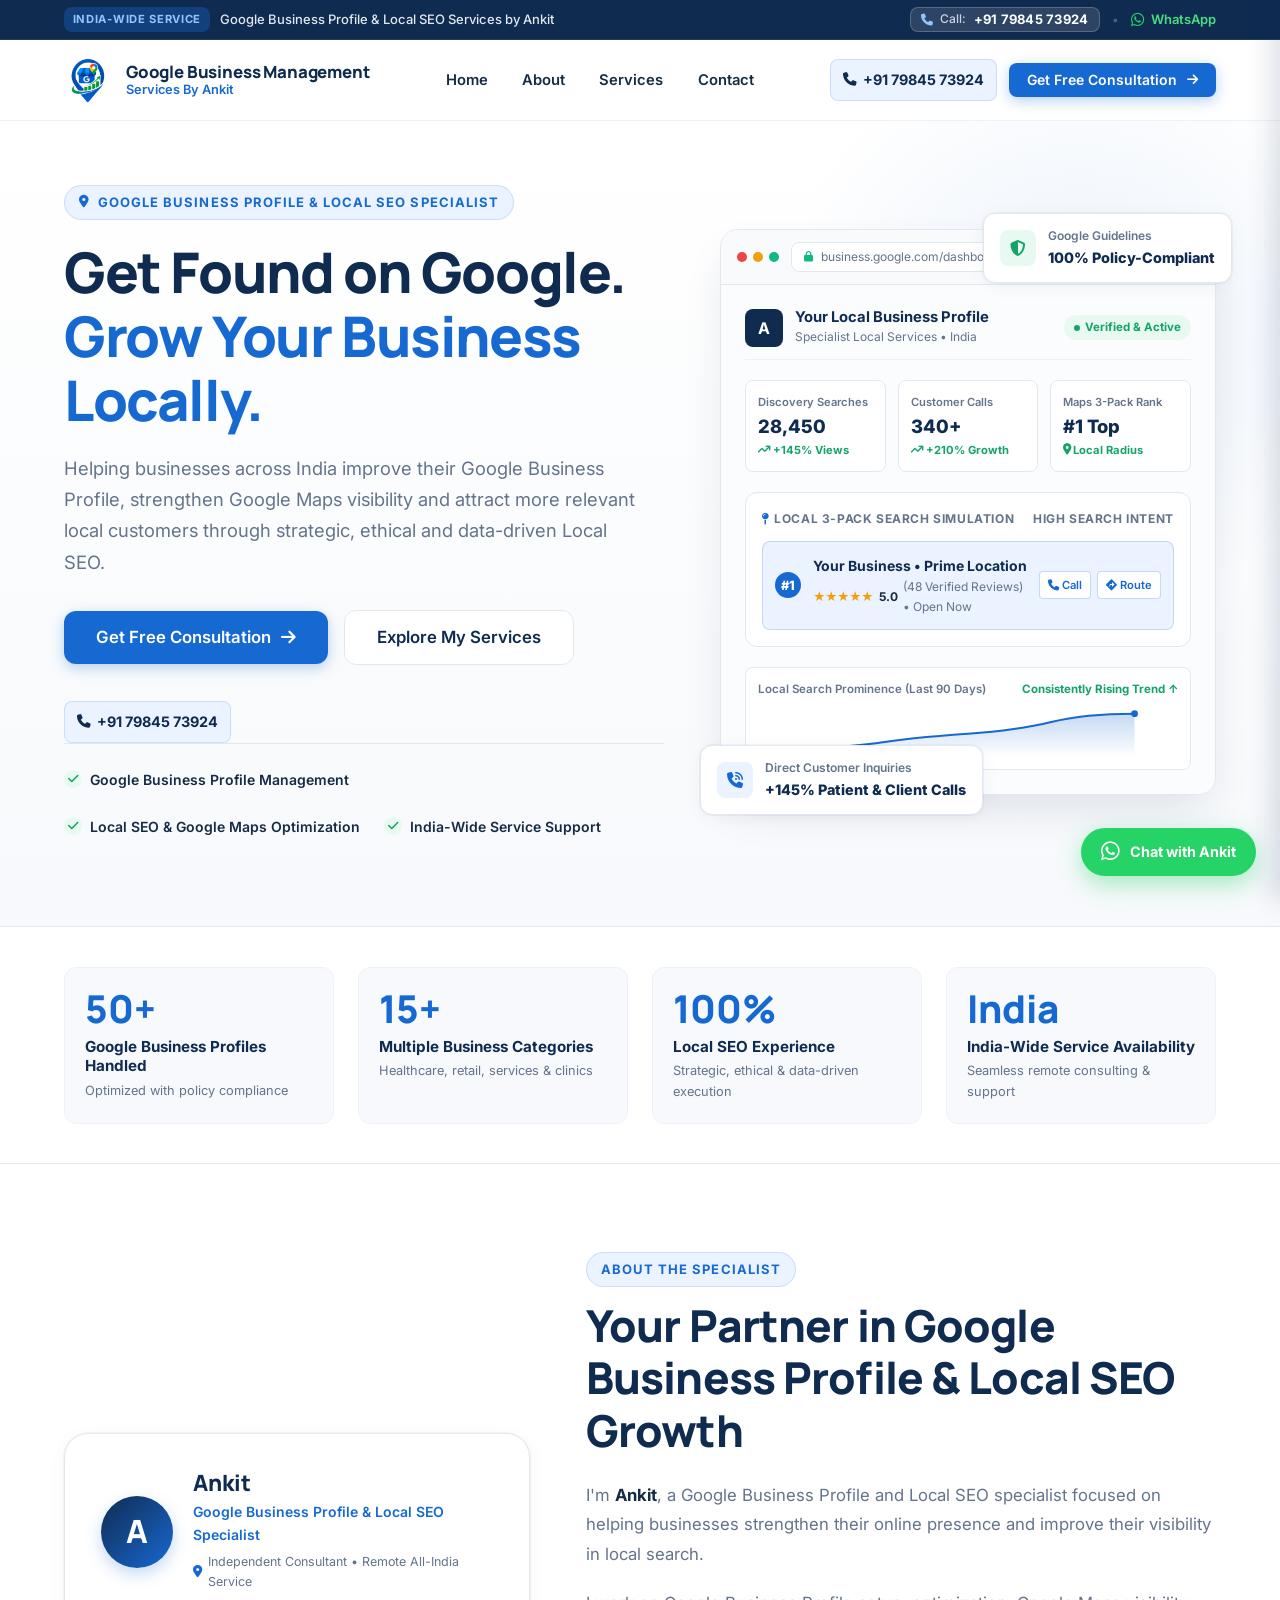
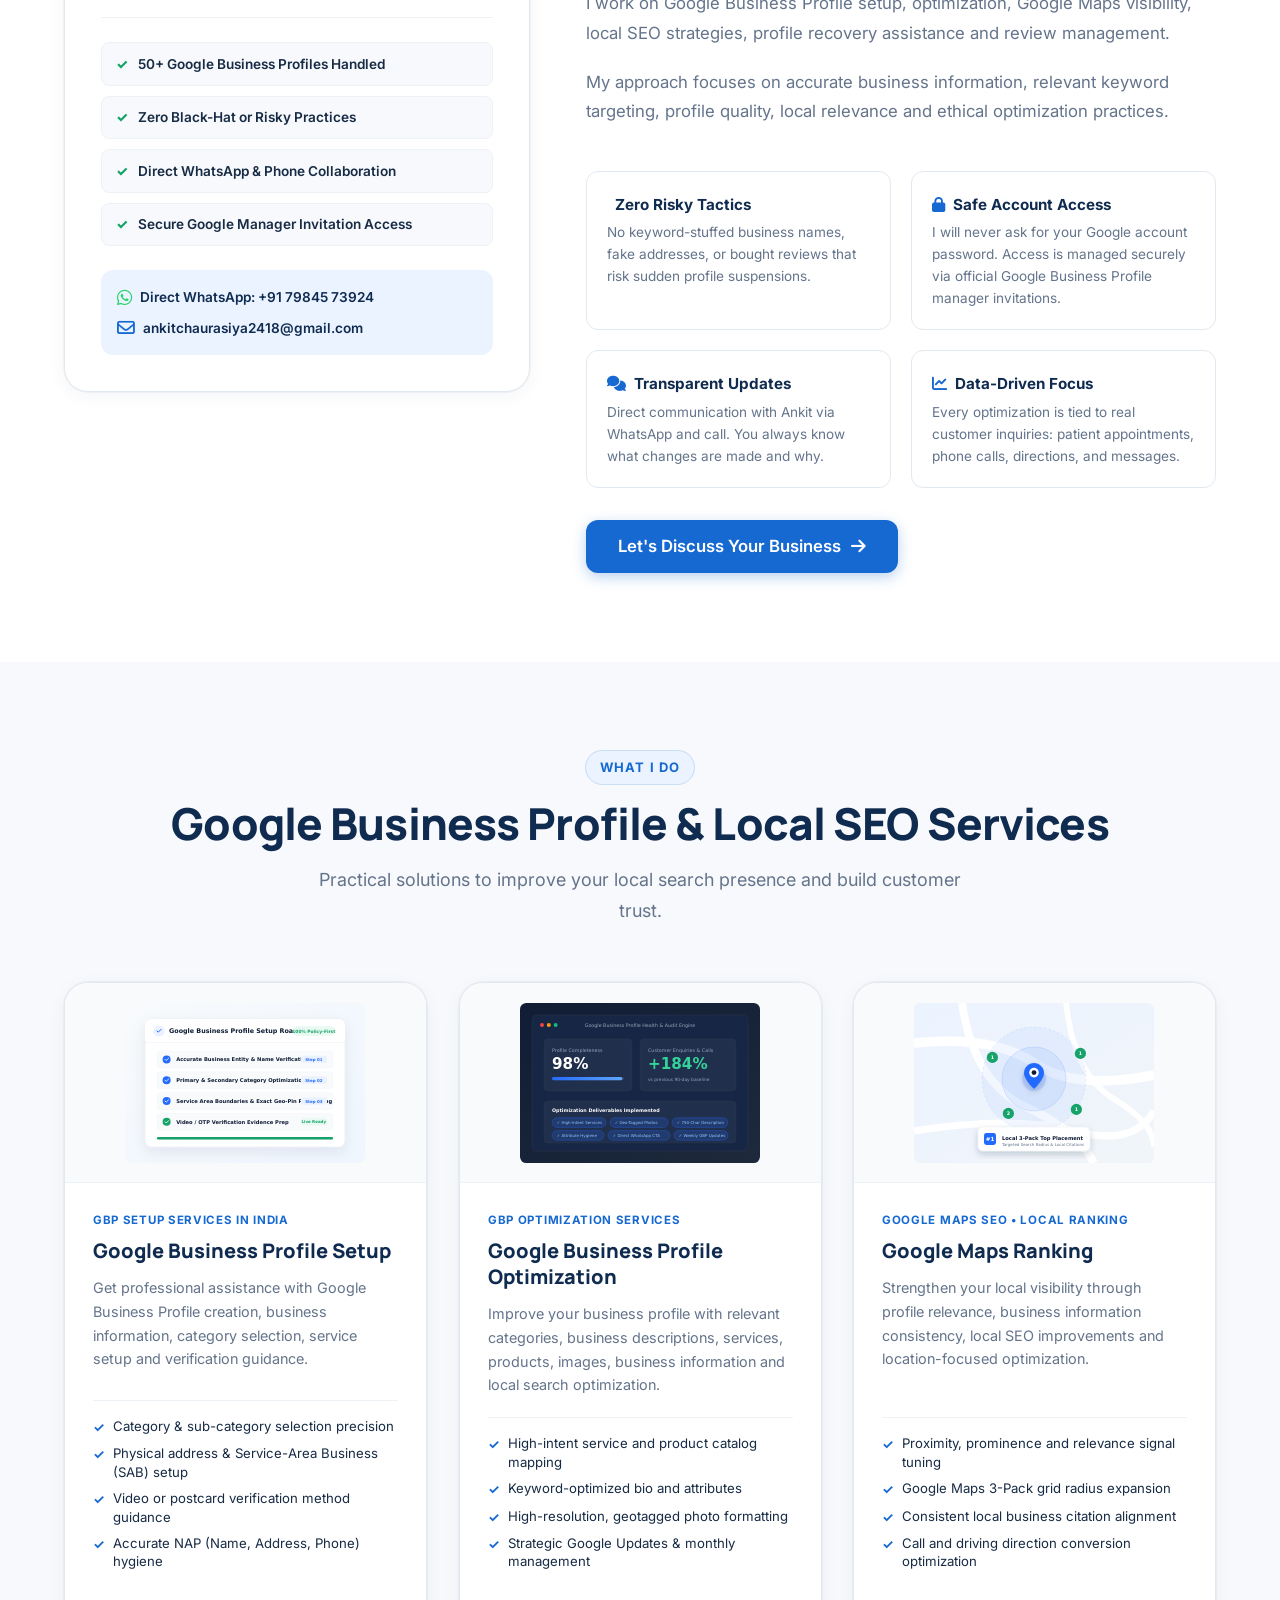
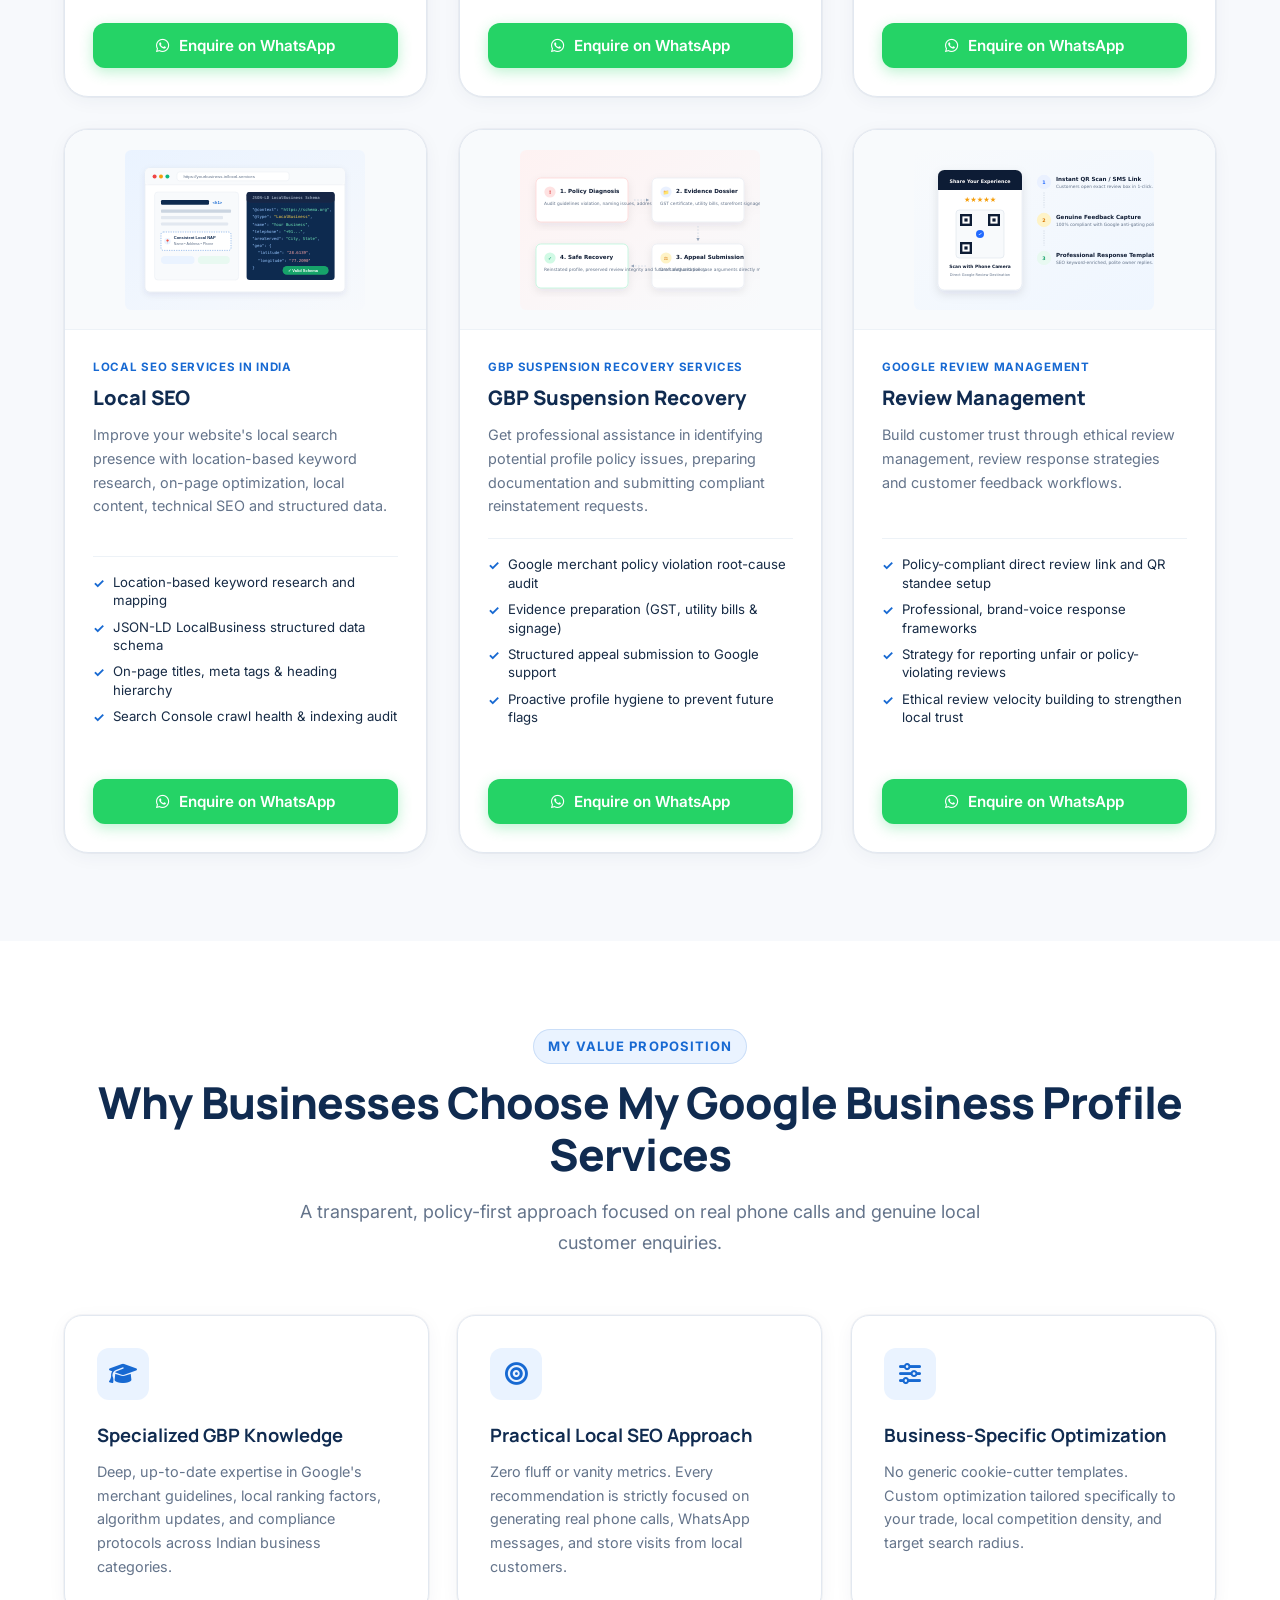
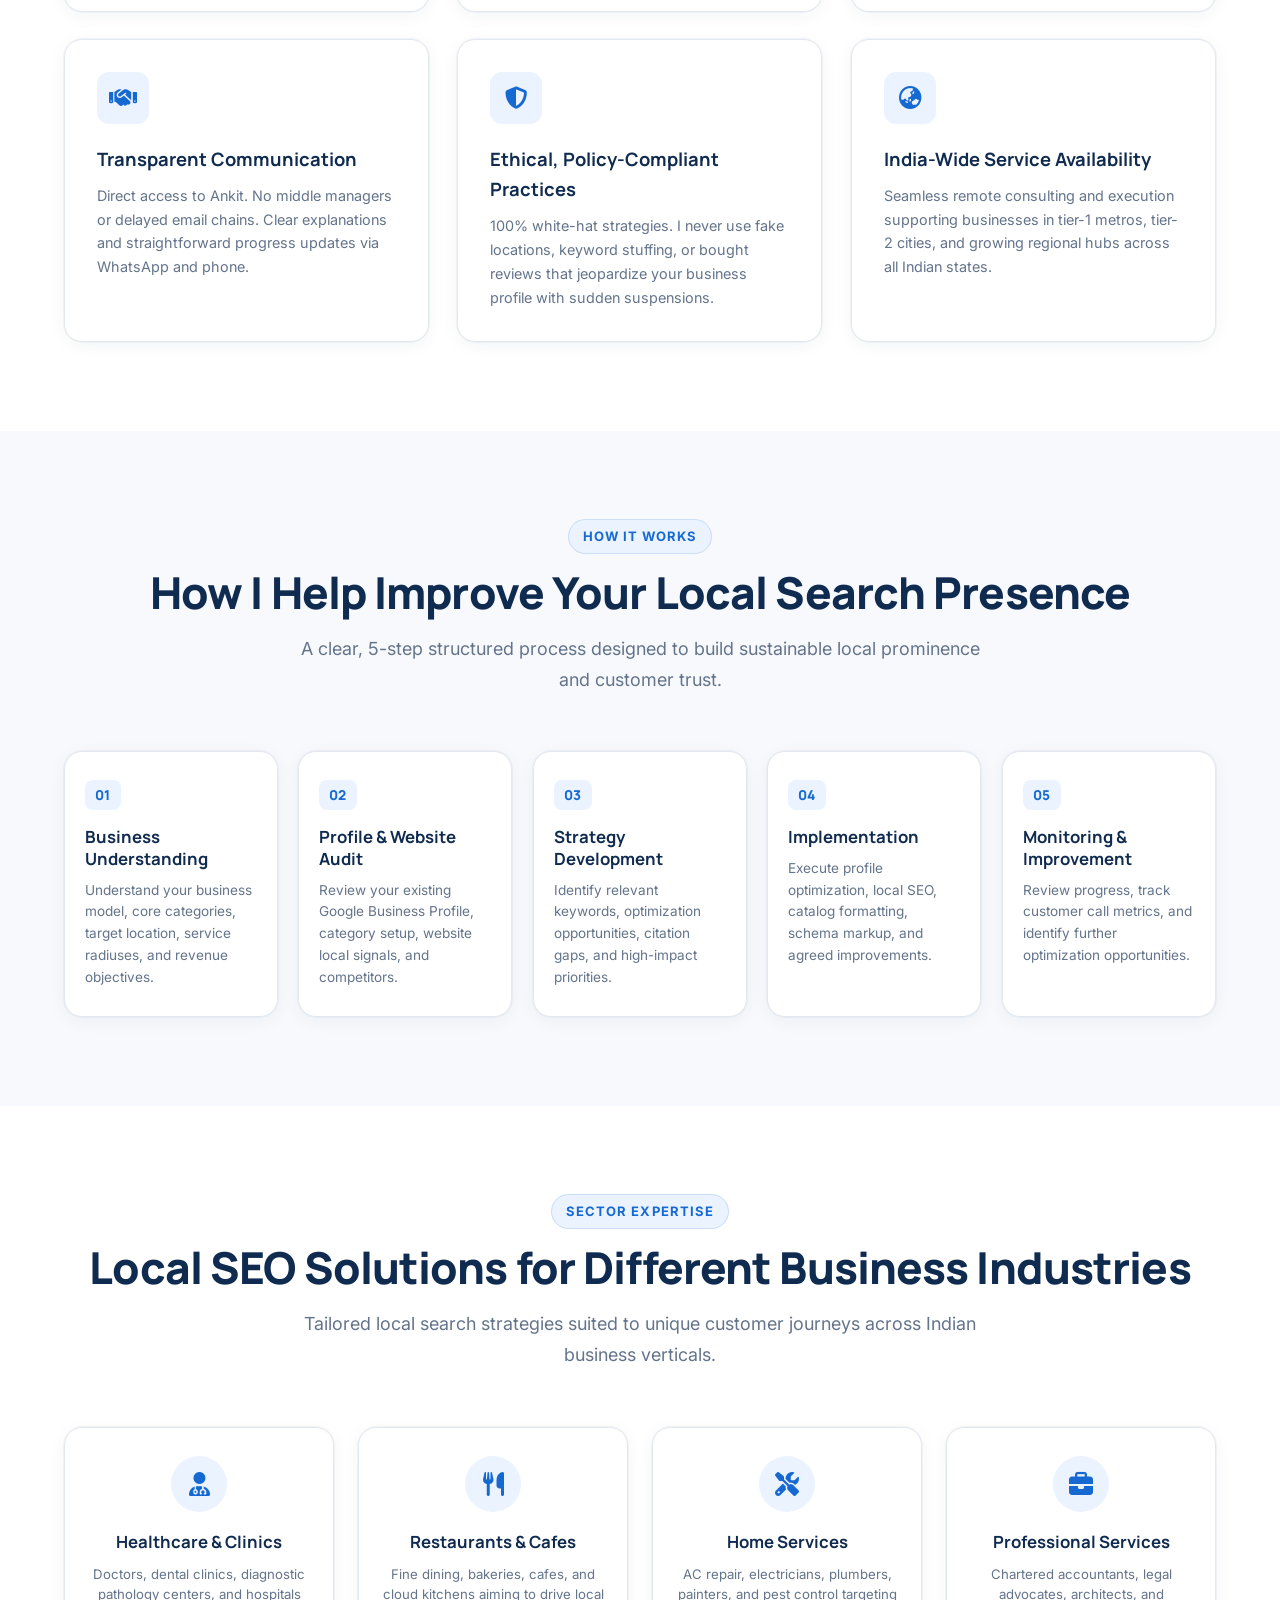
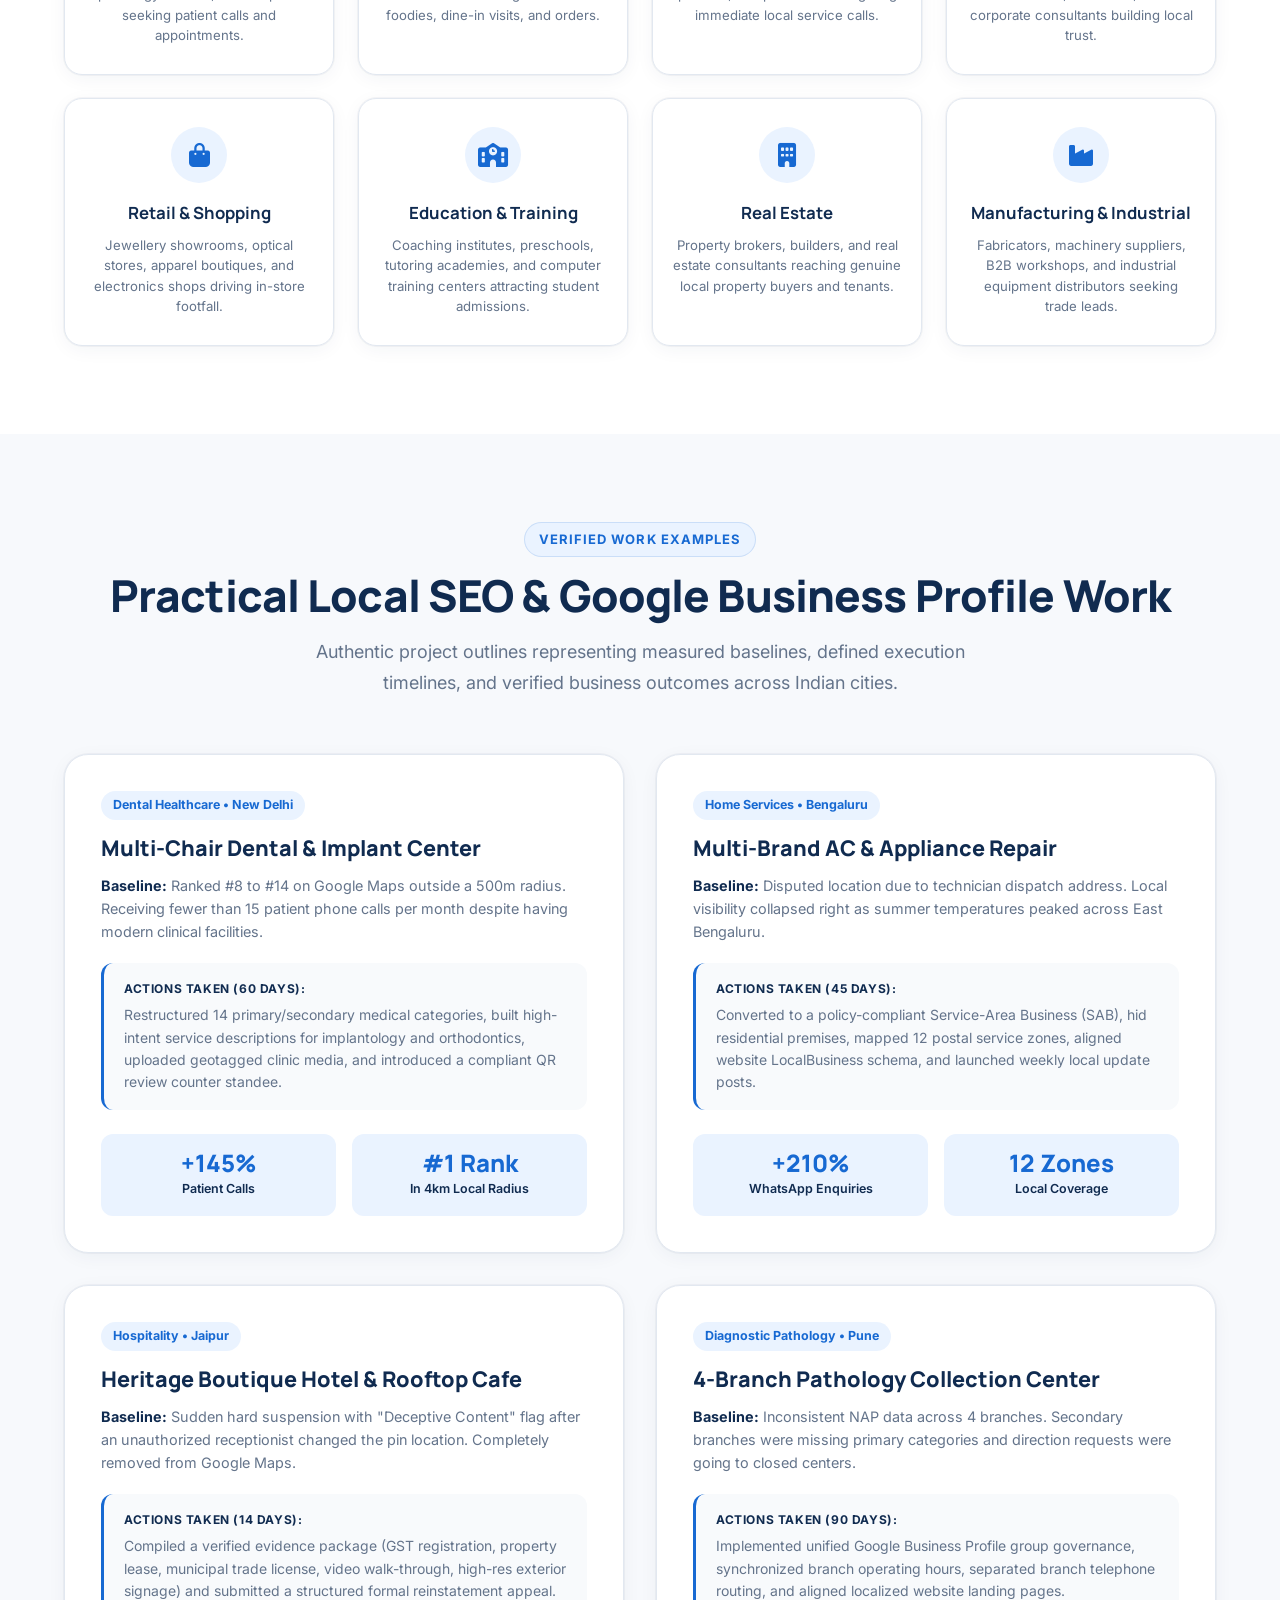
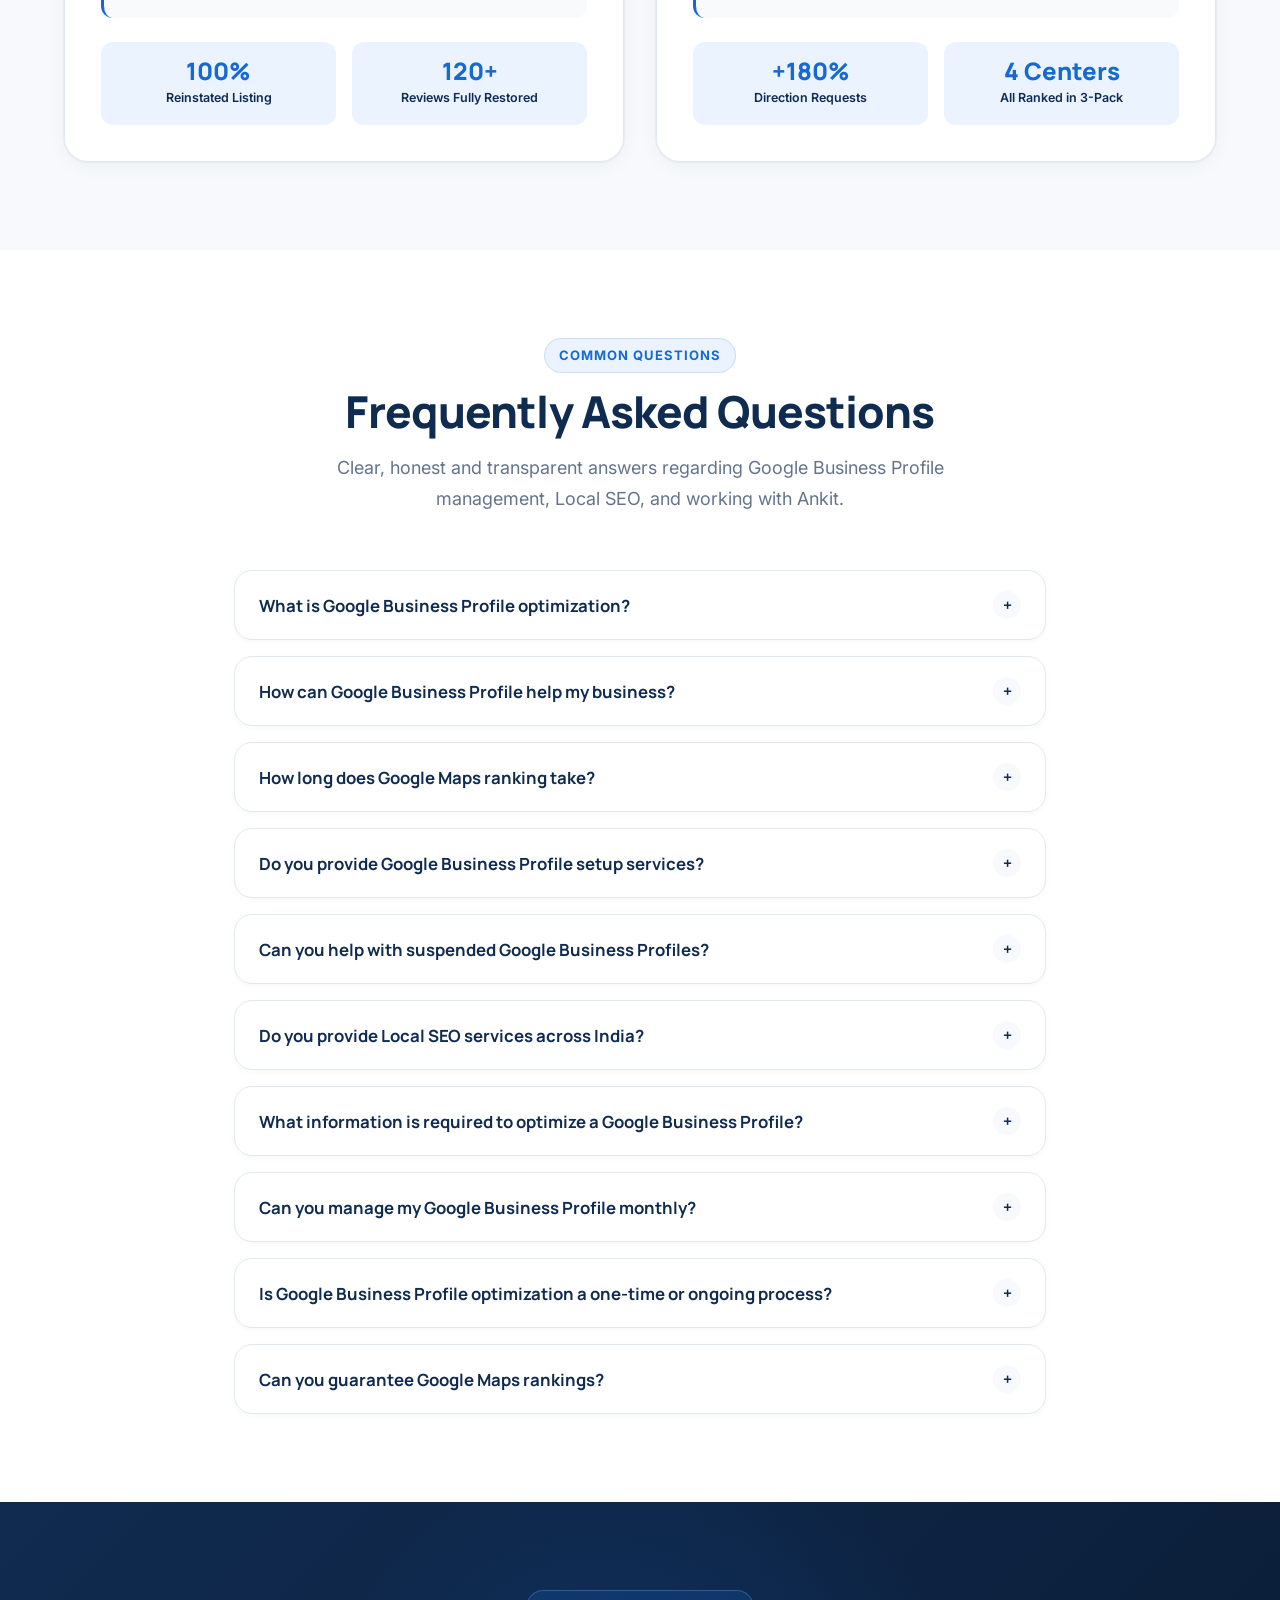
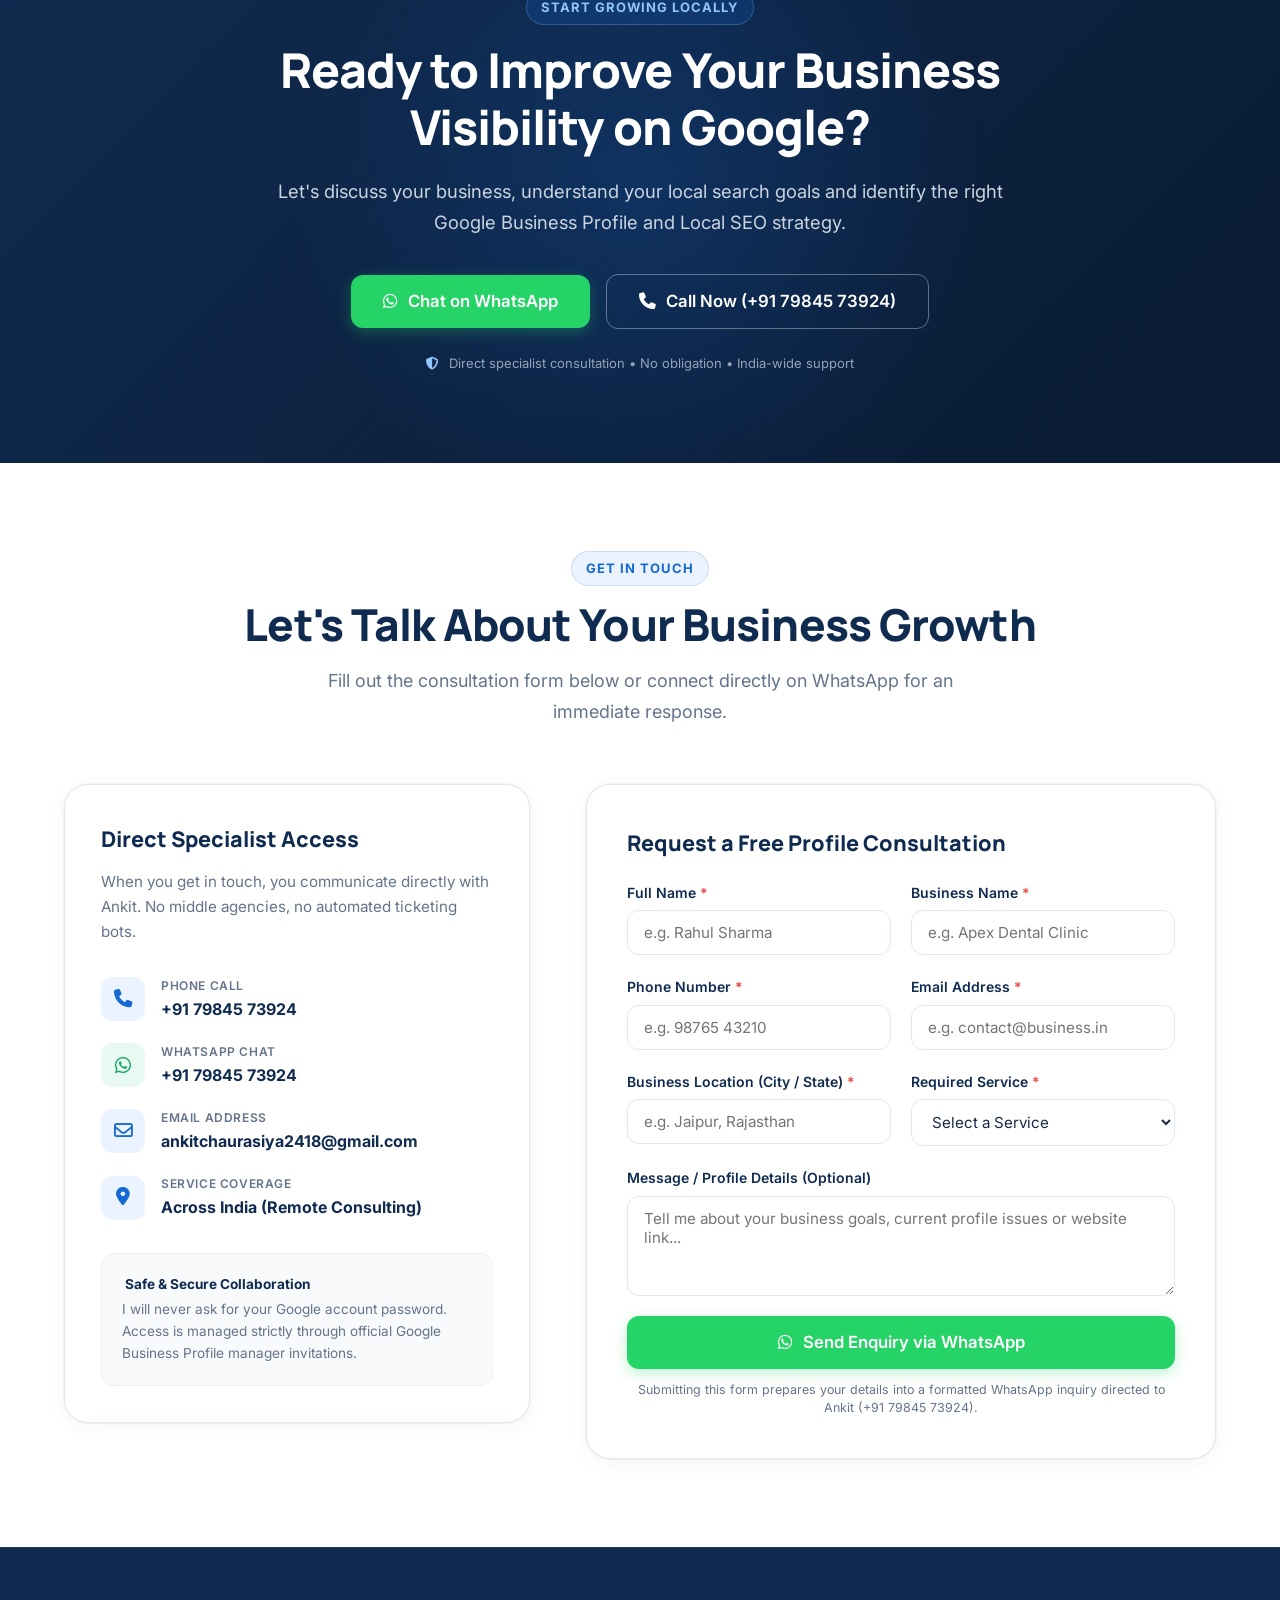
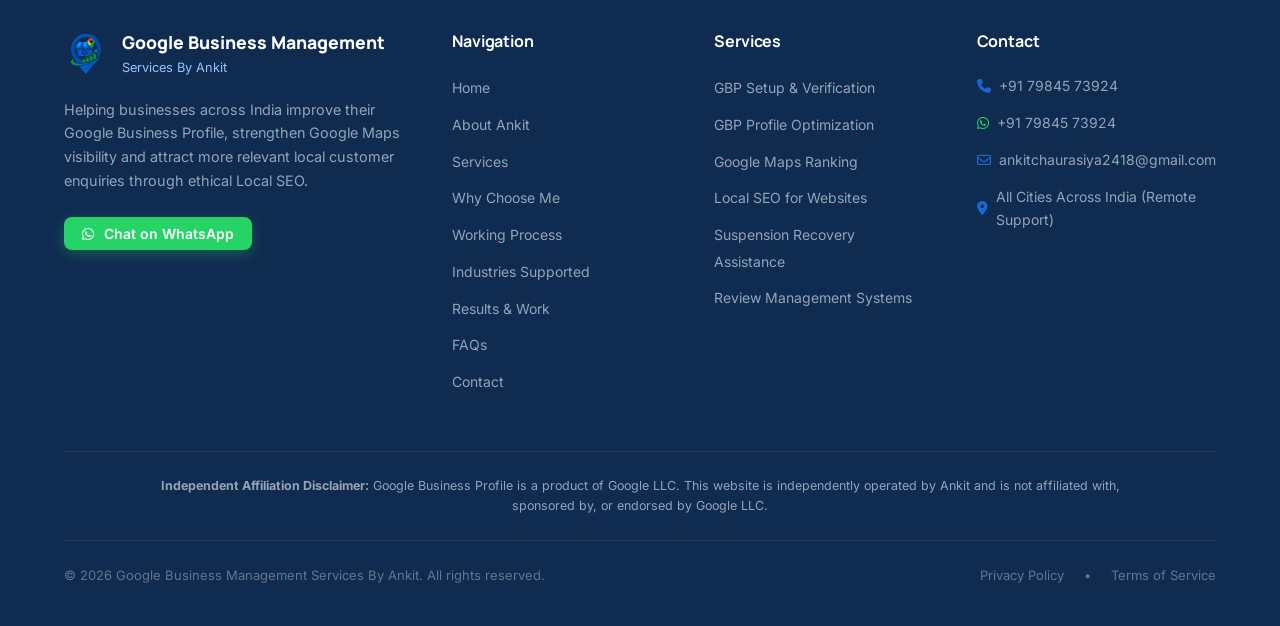
<file: index.html>
<!DOCTYPE html>
<html lang="en">

<head>
  <meta charset="UTF-8">
  <meta name="viewport" content="width=device-width, initial-scale=1.0">

  <!-- Primary SEO Meta Tags -->
  <title>Google Business Profile &amp; Local SEO Specialist India | Ankit</title>
  <meta name="description"
    content="Improve your Google Business Profile, Google Maps visibility and local search presence with professional GBP management and Local SEO services by Ankit across India.">
  <meta name="keywords"
    content="Google Business Profile Services in India, Google Business Profile Optimization, Google Business Management Services, Google Maps Ranking Services, Local SEO Services in India, Google Business Profile Specialist, Google Business Profile Setup, GBP Optimization Services, Google Business Profile Management, Google Maps SEO, Local Business SEO, Google Business Profile Suspension Recovery, Google Review Management">
  <meta name="author" content="Ankit">
  <meta name="robots" content="index, follow">
  <link rel="canonical" href="https://gmbexpert-ankit.vercel.app//">

  <!-- Google Search Console Verification -->
  <meta name="google-site-verification" content="3BgpmH_cnE6Kscf6qOqNdmBr_USGU2B4oPDQYSK2EJg" />

  <!-- Google Tag Manager -->
  <script async src="https://www.googletagmanager.com/gtm.js?id=GTM-MZKCBTSS"></script>
  <script>
    window.dataLayer = window.dataLayer || [];
    function gtag() { dataLayer.push(arguments); }
    gtag('js', new Date());
    gtag('config', 'GTM-MZKCBTSS');
  </script>

  <!-- Open Graph / Facebook -->
  <meta property="og:type" content="website">
  <meta property="og:url" content="https://gmbexpert-ankit.vercel.app//">
  <meta property="og:title" content="Google Business Profile &amp; Local SEO Specialist India | Ankit">
  <meta property="og:description"
    content="Improve your Google Business Profile, Google Maps visibility and local search presence with professional GBP management and Local SEO services by Ankit across India.">
  <meta property="og:image" content="https://gmbexpert-ankit.vercel.app//assets/images/local-seo-map-visibility.svg">
  <meta property="og:site_name" content="Google Business Management Services By Ankit">
  <meta property="og:locale" content="en_IN">

  <!-- Twitter Card -->
  <meta name="twitter:card" content="summary_large_image">
  <meta name="twitter:url" content="https://gmbexpert-ankit.vercel.app//">
  <meta name="twitter:title" content="Google Business Profile &amp; Local SEO Specialist India | Ankit">
  <meta name="twitter:description"
    content="Improve your Google Business Profile, Google Maps visibility and local search presence with professional GBP management and Local SEO services by Ankit across India.">
  <meta name="twitter:image" content="https://gmbexpert-ankit.vercel.app//assets/images/local-seo-map-visibility.svg">

  <!-- Favicons -->
  <link rel="icon" type="image/svg+xml" href="assets/icons/favicon.svg">
  <link rel="alternate icon" type="image/png" href="assets/icons/logo.png">
  <link rel="apple-touch-icon" href="assets/icons/logo.png">

  <!-- Font Awesome 6 -->
  <link rel="stylesheet" href="https://cdnjs.cloudflare.com/ajax/libs/font-awesome/6.7.2/css/all.min.css"
    integrity="sha512-Evv84Mr4kqVGRNSgIGL/F/aIDqQb7xQ2vcrdIwxfjThSH8CSR7PBEakCr51Ck+w+/U6swU2Im1vVX0SVk9ABhg=="
    crossorigin="anonymous" referrerpolicy="no-referrer" />

  <!-- Stylesheets -->
  <link rel="stylesheet" href="css/style.css">
  <link rel="stylesheet" href="css/animations.css">

  <!-- Schema.org JSON-LD Structured Data -->
  <script type="application/ld+json">
  {
    "@context": "https://schema.org",
    "@graph": [
      {
        "@type": "WebSite",
        "@id": "https://gmbexpert-ankit.vercel.app//#website",
        "url": "https://gmbexpert-ankit.vercel.app//",
        "name": "Google Business Management Services By Ankit",
        "description": "Google Business Profile and Local SEO Specialist serving businesses across India.",
        "publisher": {
          "@id": "https://gmbexpert-ankit.vercel.app//#person"
        },
        "inLanguage": "en-IN"
      },
      {
        "@type": "Person",
        "@id": "https://gmbexpert-ankit.vercel.app//#person",
        "name": "Ankit",
        "jobTitle": "Google Business Profile & Local SEO Specialist",
        "telephone": "+917984573924",
        "email": "ankitchaurasiya2418@gmail.com",
        "url": "https://gmbexpert-ankit.vercel.app//",
        "knowsAbout": [
          "Google Business Profile Optimization",
          "Local SEO Services in India",
          "Google Maps Ranking Services",
          "Google Business Profile Setup",
          "Google Business Profile Suspension Recovery",
          "Google Review Management"
        ]
      },
      {
        "@type": "ProfessionalService",
        "@id": "https://gmbexpert-ankit.vercel.app//#business",
        "name": "Google Business Management Services By Ankit",
        "url": "https://gmbexpert-ankit.vercel.app//",
        "logo": "https://gmbexpert-ankit.vercel.app//assets/icons/logo.png",
        "image": "https://gmbexpert-ankit.vercel.app//assets/images/local-seo-map-visibility.svg",
        "description": "Professional Google Business Profile management, Google Maps SEO and Local SEO services by Ankit for businesses across India.",
        "telephone": "+917984573924",
        "email": "ankitchaurasiya2418@gmail.com",
        "founder": {
          "@id": "https://gmbexpert-ankit.vercel.app//#person"
        },
        "areaServed": {
          "@type": "Country",
          "name": "India"
        },
        "priceRange": "₹₹",
        "hasOfferCatalog": {
          "@type": "OfferCatalog",
          "name": "Google Business Profile & Local SEO Services",
          "itemListElement": [
            {
              "@type": "Offer",
              "itemOffered": {
                "@type": "Service",
                "name": "Google Business Profile Setup",
                "description": "Professional assistance with Google Business Profile creation, business information, category selection, service setup and verification guidance."
              }
            },
            {
              "@type": "Offer",
              "itemOffered": {
                "@type": "Service",
                "name": "Google Business Profile Optimization",
                "description": "Improve your business profile with relevant categories, business descriptions, services, products, images, business information and local search optimization."
              }
            },
            {
              "@type": "Offer",
              "itemOffered": {
                "@type": "Service",
                "name": "Google Maps Ranking",
                "description": "Strengthen your local visibility through profile relevance, business information consistency, local SEO improvements and location-focused optimization."
              }
            },
            {
              "@type": "Offer",
              "itemOffered": {
                "@type": "Service",
                "name": "Local SEO",
                "description": "Improve your website's local search presence with location-based keyword research, on-page optimization, local content, technical SEO and structured data."
              }
            },
            {
              "@type": "Offer",
              "itemOffered": {
                "@type": "Service",
                "name": "Google Business Profile Suspension Recovery",
                "description": "Professional assistance in identifying potential profile policy issues, preparing documentation and submitting compliant reinstatement requests."
              }
            },
            {
              "@type": "Offer",
              "itemOffered": {
                "@type": "Service",
                "name": "Review Management",
                "description": "Build customer trust through ethical review management, review response strategies and customer feedback workflows."
              }
            }
          ]
        }
      },
      {
        "@type": "FAQPage",
        "@id": "https://gmbexpert-ankit.vercel.app//#faqs",
        "mainEntity": [
          {
            "@type": "Question",
            "name": "What is Google Business Profile optimization?",
            "acceptedAnswer": {
              "@type": "Answer",
              "text": "Google Business Profile optimization is the process of completely configuring, refining, and actively managing your business listing with accurate primary and secondary categories, service descriptions, geotagged photos, business hours, and local keywords so your profile ranks prominently in Google Local 3-Pack and Google Maps."
            }
          },
          {
            "@type": "Question",
            "name": "How can Google Business Profile help my business?",
            "acceptedAnswer": {
              "@type": "Answer",
              "text": "An optimized Google Business Profile places your business directly in front of high-intent local customers who are actively searching for your services on Google Maps and Google Search. It drives direct phone calls, WhatsApp inquiries, website visits, and driving directions to your location."
            }
          },
          {
            "@type": "Question",
            "name": "How long does Google Maps ranking take?",
            "acceptedAnswer": {
              "@type": "Answer",
              "text": "Local search results typically begin showing positive movement within 3 to 8 weeks following comprehensive profile optimization and citation alignment. Highly competitive markets or broad metropolitan areas may require consistent monthly updates, review signals, and localized content to build solid 3-pack prominence."
            }
          },
          {
            "@type": "Question",
            "name": "Do you provide Google Business Profile setup services?",
            "acceptedAnswer": {
              "@type": "Answer",
              "text": "Yes. I provide complete, hands-on Google Business Profile setup services across India, including accurate category selection, business information, Service-Area Business (SAB) configuration, and step-by-step verification method guidance (video or postcard)."
            }
          },
          {
            "@type": "Question",
            "name": "Can you help with suspended Google Business Profiles?",
            "acceptedAnswer": {
              "@type": "Answer",
              "text": "Yes. I assist businesses with profile suspensions by conducting a thorough policy violation audit, compiling verified business documentation (GST certificates, utility bills, storefront signage), and preparing structured, policy-compliant reinstatement appeals to Google support. While reinstatement cannot be guaranteed by anyone, professional preparation ensures your case meets Google's strict merchant guidelines."
            }
          },
          {
            "@type": "Question",
            "name": "Do you provide Local SEO services across India?",
            "acceptedAnswer": {
              "@type": "Answer",
              "text": "Yes. All consulting and execution services are delivered remotely to businesses across India—including major metros like Delhi, Mumbai, Bengaluru, Chennai, Hyderabad, Kolkata, Pune, and Ahmedabad, as well as tier-2 and tier-3 cities."
            }
          },
          {
            "@type": "Question",
            "name": "What information is required to optimize a Google Business Profile?",
            "acceptedAnswer": {
              "@type": "Answer",
              "text": "Basic business information is required: exact registered business name, primary and secondary service offerings, official operating hours, service area or physical address, high-resolution original photographs of your storefront/office, and manager access granted via your Google Business Profile dashboard."
            }
          },
          {
            "@type": "Question",
            "name": "Can you manage my Google Business Profile monthly?",
            "acceptedAnswer": {
              "@type": "Answer",
              "text": "Yes. I provide ongoing monthly Google Business Profile management which includes weekly Google update posts, geo-tagged image uploads, review response assistance, category and keyword hygiene, spam profile reporting, and monthly performance tracking."
            }
          },
          {
            "@type": "Question",
            "name": "Is Google Business Profile optimization a one-time or ongoing process?",
            "acceptedAnswer": {
              "@type": "Answer",
              "text": "While foundational optimization (categories, NAP, descriptions, initial photos) is a critical one-time setup, local search algorithms actively reward ongoing freshness, regular photo additions, new customer reviews, and consistent profile activity. Ongoing management helps maintain and grow your top 3-pack position against local competitors."
            }
          },
          {
            "@type": "Question",
            "name": "Can you guarantee Google Maps rankings?",
            "acceptedAnswer": {
              "@type": "Answer",
              "text": "No ethical SEO specialist can guarantee a #1 rank or guaranteed top 3-pack placement, as local algorithms and user proximity are managed entirely by Google. I guarantee 100% white-hat, policy-compliant optimization that builds genuine relevance, prominence, and customer engagement to maximize your competitive advantage safely."
            }
          }
        ]
      }
    ]
  }
  </script>
</head>

<body>

  <!-- Top Announcement Bar with Direct Phone Access for All Screen Sizes -->
  <aside class="announcement-bar" aria-label="India-Wide Service Announcement &amp; Direct Phone Contact">
    <div class="container announcement-container">
      <div class="bar-inner">
        <!-- Left: India-Wide Badge & Service Descriptor -->
        <div class="announcement-left">
          <span class="announcement-badge">INDIA-WIDE SERVICE</span>
          <span class="announcement-text">Google Business Profile &amp; Local SEO Services by Ankit</span>
        </div>

        <!-- Right: Direct Phone Number & WhatsApp Contact (Visible on ALL Responsive Screen Sizes) -->
        <div class="announcement-actions">
          <a href="tel:+917984573924" class="announcement-contact-link announcement-phone"
            aria-label="Call Ankit at +91 79845 73924">
            <i class="fa-solid fa-phone" aria-hidden="true"></i>
            <span class="announcement-phone-label">Call:</span>
            <span class="announcement-phone-number">+91 79845 73924</span>
          </a>
          <span class="announcement-divider" aria-hidden="true">&bull;</span>
          <a href="https://wa.me/917984573924?text=Hi%20Ankit,%20I%20would%20like%20to%20request%20a%20free%20consultation%20for%20my%20business."
            class="announcement-contact-link announcement-whatsapp" target="_blank" rel="noopener"
            aria-label="Chat with Ankit on WhatsApp">
            <i class="fa-brands fa-whatsapp" aria-hidden="true"></i>
            <span class="announcement-wa-text">WhatsApp</span>
          </a>
        </div>
      </div>
    </div>
  </aside>

  <!-- ==========================================================================
       Section 1: Header / Navigation
       ========================================================================== -->
  <header class="site-header" id="site-header">
    <div class="container header-container">
      <!-- Left: Brand Logo & Text -->
      <a href="#home" class="brand-logo" aria-label="Google Business Management Services By Ankit - Home">
        <img src="assets/icons/logo.png" alt="Google Business Management Services By Ankit" class="brand-logo-img"
          width="48" height="48">
        <div class="brand-text-group">
          <span class="brand-main">Google Business Management</span>
          <span class="brand-sub">Services By Ankit</span>
        </div>
      </a>

      <!-- Desktop Navigation Menu -->
      <nav aria-label="Primary Navigation">
        <ul class="nav-menu">
          <li><a href="#home" class="nav-link active">Home</a></li>
          <li><a href="#about" class="nav-link">About</a></li>
          <li><a href="#services" class="nav-link">Services</a></li>
          <!-- <li><a href="#why-choose-me" class="nav-link">Why Choose Me</a></li> -->
          <!-- <li><a href="#faqs" class="nav-link">FAQs</a></li> -->
          <li><a href="#contact" class="nav-link">Contact</a></li>
        </ul>
      </nav>

      <!-- Right Header Actions -->
      <div class="header-actions">
        <a href="tel:+917984573924" class="header-phone-link" aria-label="Call Ankit at +91 79845 73924">
          <i class="fa-solid fa-phone" style="font-size: 0.85rem;"></i>
          <span>+91 79845 73924</span>
        </a>
        <a href="#contact" class="btn btn-primary btn-sm">
          <span>Get Free Consultation</span>
          <i class="fa-solid fa-arrow-right" style="font-size: 0.8rem;"></i>
        </a>
        <!-- Mobile Menu Toggle Button -->
        <button class="mobile-nav-toggle" aria-label="Toggle Navigation Menu" aria-expanded="false"
          aria-controls="mobile-drawer">
          <i class="fa-solid fa-bars"></i>
        </button>
      </div>
    </div>
  </header>

  <!-- Mobile Drawer & Overlay -->
  <div class="mobile-drawer-overlay" aria-hidden="true"></div>
  <aside class="mobile-drawer" id="mobile-drawer" role="dialog" aria-modal="true" aria-label="Mobile Navigation">
    <div>
      <div class="drawer-header">
        <div class="brand-logo">
          <img src="assets/icons/logo.png" alt="Google Business Management Services By Ankit" class="brand-logo-img"
            width="40" height="40">
          <div class="brand-text-group">
            <span class="brand-main" style="font-size: 0.95rem;">Google Business Management</span>
            <span class="brand-sub" style="font-size: 0.75rem;">Services By Ankit</span>
          </div>
        </div>
        <button class="drawer-close" aria-label="Close menu">&times;</button>
      </div>

      <ul class="drawer-nav-list">
        <li><a href="#home" class="drawer-nav-link">Home <i class="fa-solid fa-angle-right"></i></a></li>
        <li><a href="#about" class="drawer-nav-link">About <i class="fa-solid fa-angle-right"></i></a></li>
        <li><a href="#services" class="drawer-nav-link">Services <i class="fa-solid fa-angle-right"></i></a></li>
        <li><a href="#why-choose-me" class="drawer-nav-link">Why Choose Me <i class="fa-solid fa-angle-right"></i></a>
        </li>
        <li><a href="#process" class="drawer-nav-link">Working Process <i class="fa-solid fa-angle-right"></i></a></li>
        <li><a href="#industries" class="drawer-nav-link">Industries Supported <i
              class="fa-solid fa-angle-right"></i></a></li>
        <li><a href="#case-studies" class="drawer-nav-link">Results &amp; Work <i
              class="fa-solid fa-angle-right"></i></a></li>
        <li><a href="#faqs" class="drawer-nav-link">FAQs <i class="fa-solid fa-angle-right"></i></a></li>
        <li><a href="#contact" class="drawer-nav-link">Contact <i class="fa-solid fa-angle-right"></i></a></li>
      </ul>
    </div>

    <div class="drawer-footer">
      <a href="tel:+917984573924" class="btn btn-secondary btn-block">
        <i class="fa-solid fa-phone"></i> +91 79845 73924
      </a>
      <a href="https://wa.me/917984573924?text=Hi%20Ankit,%20I%20would%20like%20to%20request%20a%20free%20consultation."
        class="btn btn-whatsapp btn-block" target="_blank" rel="noopener">
        <i class="fa-brands fa-whatsapp"></i> Chat on WhatsApp
      </a>
    </div>
  </aside>

  <main id="main-content">

    <!-- ==========================================================================
         Section 2: Hero Section
         ========================================================================== -->
    <section class="hero-section" id="home">
      <div class="hero-ambient-glow" aria-hidden="true"></div>
      <div class="container">
        <div class="hero-grid">
          <!-- Hero Text Content -->
          <div class="hero-content reveal-on-scroll">
            <span class="eyebrow">
              <i class="fa-solid fa-location-dot" style="font-size: 0.8rem;"></i>
              GOOGLE BUSINESS PROFILE &amp; LOCAL SEO SPECIALIST
            </span>

            <h1 class="hero-headline">
              Get Found on Google. <br>
              <span class="highlight-blue">Grow Your Business Locally.</span>
            </h1>

            <p class="hero-description">
              Helping businesses across India improve their Google Business Profile, strengthen Google Maps visibility
              and attract more relevant local customers through strategic, ethical and data-driven Local SEO.
            </p>

            <div class="hero-cta-group">
              <a href="#contact" class="btn btn-primary btn-lg">
                <span>Get Free Consultation</span>
                <i class="fa-solid fa-arrow-right"></i>
              </a>
              <a href="#services" class="btn btn-secondary btn-lg">
                <span>Explore My Services</span>
              </a>
            </div>
            <a href="tel:+917984573924" class="header-phone-link" aria-label="Call Ankit at +91 79845 73924">
              <i class="fa-solid fa-phone" style="font-size: 0.85rem;"></i>
              <span>+91 79845 73924</span>
            </a>

            <!-- Trust Highlights -->
            <div class="hero-trust-row">
              <div class="hero-trust-item">
                <span class="hero-trust-icon"><i class="fa-solid fa-check"></i></span>
                <span>Google Business Profile Management</span>
              </div>
              <div class="hero-trust-item">
                <span class="hero-trust-icon"><i class="fa-solid fa-check"></i></span>
                <span>Local SEO &amp; Google Maps Optimization</span>
              </div>
              <div class="hero-trust-item">
                <span class="hero-trust-icon"><i class="fa-solid fa-check"></i></span>
                <span>India-Wide Service Support</span>
              </div>
            </div>
          </div>

          <!-- Hero Visual Composition -->
          <div class="hero-visual-wrapper reveal-on-scroll delay-1">
            <!-- Floating Badge Top Right -->
            <div class="floating-badge floating-badge-top">
              <div class="floating-badge-icon green">
                <i class="fa-solid fa-shield-halved"></i>
              </div>
              <div>
                <div class="floating-badge-text-top">Google Guidelines</div>
                <div class="floating-badge-text-main">100% Policy-Compliant</div>
              </div>
            </div>

            <!-- Realistic Browser Mockup Screen -->
            <div class="hero-browser-mockup">
              <!-- Window Chrome Header -->
              <div class="browser-header">
                <div class="browser-controls">
                  <span class="browser-dot browser-dot-red"></span>
                  <span class="browser-dot browser-dot-yellow"></span>
                  <span class="browser-dot browser-dot-green"></span>
                </div>
                <div class="browser-address-bar">
                  <i class="fa-solid fa-lock" style="font-size: 0.65rem; color: #10B981;"></i>
                  <span>business.google.com/dashboard/performance</span>
                </div>
              </div>

              <!-- Internal Optimization Dashboard Mockup -->
              <div class="browser-content">
                <div class="dashboard-header-bar">
                  <div class="dashboard-biz-info">
                    <div class="dashboard-biz-avatar">A</div>
                    <div>
                      <div class="dashboard-biz-name">Your Local Business Profile</div>
                      <div class="dashboard-biz-meta">Specialist Local Services &bull; India</div>
                    </div>
                  </div>
                  <span class="dashboard-status-badge">
                    <span class="dashboard-status-dot"></span> Verified &amp; Active
                  </span>
                </div>

                <!-- Search Performance Grid -->
                <div class="dashboard-metrics-grid">
                  <div class="dashboard-metric-card">
                    <div class="dashboard-metric-label">Discovery Searches</div>
                    <div class="dashboard-metric-value">28,450</div>
                    <div class="dashboard-metric-growth">
                      <i class="fa-solid fa-arrow-trend-up"></i> +145% Views
                    </div>
                  </div>
                  <div class="dashboard-metric-card">
                    <div class="dashboard-metric-label">Customer Calls</div>
                    <div class="dashboard-metric-value">340+</div>
                    <div class="dashboard-metric-growth">
                      <i class="fa-solid fa-arrow-trend-up"></i> +210% Growth
                    </div>
                  </div>
                  <div class="dashboard-metric-card">
                    <div class="dashboard-metric-label">Maps 3-Pack Rank</div>
                    <div class="dashboard-metric-value">#1 Top</div>
                    <div class="dashboard-metric-growth">
                      <i class="fa-solid fa-location-dot"></i> Local Radius
                    </div>
                  </div>
                </div>

                <!-- Google Maps 3-Pack Representation Box -->
                <div class="dashboard-3pack-box">
                  <div class="pack-header">
                    <span><i class="fa-solid fa-map-pin" style="color: var(--color-secondary-blue);"></i> Local 3-Pack
                      Search Simulation</span>
                    <span>High Search Intent</span>
                  </div>
                  <div class="pack-listing-row">
                    <div class="pack-rank-pill">#1</div>
                    <div class="pack-listing-details">
                      <div class="pack-listing-title">Your Business &bull; Prime Location</div>
                      <div class="pack-listing-rating">
                        <span class="pack-stars">★★★★★</span>
                        <span style="font-weight: 700; color: #172B45;">5.0</span>
                        <span>(48 Verified Reviews) &bull; Open Now</span>
                      </div>
                    </div>
                    <div class="pack-listing-actions">
                      <span class="pack-action-btn"><i class="fa-solid fa-phone"></i> Call</span>
                      <span class="pack-action-btn"><i class="fa-solid fa-diamond-turn-right"></i> Route</span>
                    </div>
                  </div>
                </div>

                <!-- Subtle Search Performance Trendline SVG -->
                <div
                  style="background-color: var(--color-white); border: 1px solid var(--color-border); border-radius: var(--radius-sm); padding: 0.75rem;">
                  <div
                    style="display: flex; justify-content: space-between; font-size: 0.72rem; color: var(--color-secondary-text); margin-bottom: 0.5rem; font-weight: 600;">
                    <span>Local Search Prominence (Last 90 Days)</span>
                    <span style="color: var(--color-success); font-weight: 700;">Consistently Rising Trend &uarr;</span>
                  </div>
                  <svg viewBox="0 0 400 60" style="width: 100%; height: 50px;">
                    <defs>
                      <linearGradient id="chartGrad" x1="0" y1="0" x2="0" y2="1">
                        <stop offset="0%" stop-color="#1769D2" stop-opacity="0.25" />
                        <stop offset="100%" stop-color="#1769D2" stop-opacity="0.0" />
                      </linearGradient>
                    </defs>
                    <path d="M0 50 Q 60 48, 100 42 T 200 32 T 300 18 T 400 8 L 400 60 L 0 60 Z"
                      fill="url(#chartGrad)" />
                    <path d="M0 50 Q 60 48, 100 42 T 200 32 T 300 18 T 400 8" fill="none" stroke="#1769D2"
                      stroke-width="2.5" stroke-linecap="round" />
                    <circle cx="400" cy="8" r="4" fill="#1769D2" />
                  </svg>
                </div>
              </div>
            </div>

            <!-- Floating Badge Bottom Left -->
            <div class="floating-badge floating-badge-bottom">
              <div class="floating-badge-icon blue">
                <i class="fa-solid fa-phone-volume"></i>
              </div>
              <div>
                <div class="floating-badge-text-top">Direct Customer Inquiries</div>
                <div class="floating-badge-text-main">+145% Patient &amp; Client Calls</div>
              </div>
            </div>
          </div>
        </div>
      </div>
    </section>

    <!-- ==========================================================================
         Section 3: Trust / Experience Highlights
         ========================================================================== -->
    <section class="stats-strip-section" aria-label="Experience &amp; Trust Statistics">
      <div class="container">
        <div class="stats-grid">
          <div class="stat-item reveal-on-scroll">
            <div class="stat-number"><span class="counter-target" data-target="50" data-suffix="+">50+</span></div>
            <div class="stat-label">Google Business Profiles Handled</div>
            <div class="stat-subtext">Optimized with policy compliance</div>
          </div>
          <div class="stat-item reveal-on-scroll delay-1">
            <div class="stat-number"><span class="counter-target" data-target="15" data-suffix="+">15+</span></div>
            <div class="stat-label">Multiple Business Categories</div>
            <div class="stat-subtext">Healthcare, retail, services &amp; clinics</div>
          </div>
          <div class="stat-item reveal-on-scroll delay-2">
            <div class="stat-number">100%</div>
            <div class="stat-label">Local SEO Experience</div>
            <div class="stat-subtext">Strategic, ethical &amp; data-driven execution</div>
          </div>
          <div class="stat-item reveal-on-scroll delay-3">
            <div class="stat-number">India</div>
            <div class="stat-label">India-Wide Service Availability</div>
            <div class="stat-subtext">Seamless remote consulting &amp; support</div>
          </div>
        </div>
      </div>
    </section>

    <!-- ==========================================================================
         Section 4: About Ankit
         ========================================================================== -->
    <section class="section section-white" id="about">
      <div class="container">
        <div class="about-grid">
          <!-- Left: Identity / Profile Visual Card -->
          <div class="about-card reveal-on-scroll">
            <div class="about-avatar-header">
              <div class="about-avatar" aria-hidden="true">A</div>
              <div>
                <h3 class="about-name">Ankit</h3>
                <div class="about-role">Google Business Profile &amp; Local SEO Specialist</div>
                <div class="about-location-tag">
                  <i class="fa-solid fa-location-dot" style="color: var(--color-secondary-blue);"></i>
                  <span>Independent Consultant &bull; Remote All-India Service</span>
                </div>
              </div>
            </div>

            <div class="about-card-pills">
              <div class="about-pill">
                <span class="about-pill-icon">✓</span>
                <span>50+ Google Business Profiles Handled</span>
              </div>
              <div class="about-pill">
                <span class="about-pill-icon">✓</span>
                <span>Zero Black-Hat or Risky Practices</span>
              </div>
              <div class="about-pill">
                <span class="about-pill-icon">✓</span>
                <span>Direct WhatsApp &amp; Phone Collaboration</span>
              </div>
              <div class="about-pill">
                <span class="about-pill-icon">✓</span>
                <span>Secure Google Manager Invitation Access</span>
              </div>
            </div>

            <div class="about-card-contact">
              <div class="about-contact-row">
                <i class="fa-brands fa-whatsapp" style="color: #25D366; font-size: 1.1rem;"></i>
                <span>Direct WhatsApp: +91 79845 73924</span>
              </div>
              <div class="about-contact-row">
                <i class="fa-regular fa-envelope" style="color: var(--color-secondary-blue); font-size: 1.1rem;"></i>
                <span>ankitchaurasiya2418@gmail.com</span>
              </div>
            </div>
          </div>

          <!-- Right: Narrative & Principles -->
          <div class="about-narrative reveal-on-scroll delay-1">
            <div class="section-header text-left" style="margin-bottom: 1.5rem;">
              <span class="eyebrow">ABOUT THE SPECIALIST</span>
              <h2 class="section-title">Your Partner in Google Business Profile &amp; Local SEO Growth</h2>
            </div>

            <p class="about-paragraph">
              I'm <strong>Ankit</strong>, a Google Business Profile and Local SEO specialist focused on helping
              businesses strengthen their online presence and improve their visibility in local search.
            </p>

            <p class="about-paragraph">
              I work on Google Business Profile setup, optimization, Google Maps visibility, local SEO strategies,
              profile recovery assistance and review management.
            </p>

            <p class="about-paragraph">
              My approach focuses on accurate business information, relevant keyword targeting, profile quality, local
              relevance and ethical optimization practices.
            </p>

            <!-- Working Principles Grid -->
            <div class="about-principles-grid">
              <div class="principle-card">
                <div class="principle-title">
                  <i class="fa-solid fa-shield-check" style="color: var(--color-secondary-blue);"></i>
                  <span>Zero Risky Tactics</span>
                </div>
                <div class="principle-desc">
                  No keyword-stuffed business names, fake addresses, or bought reviews that risk sudden profile
                  suspensions.
                </div>
              </div>

              <div class="principle-card">
                <div class="principle-title">
                  <i class="fa-solid fa-lock" style="color: var(--color-secondary-blue);"></i>
                  <span>Safe Account Access</span>
                </div>
                <div class="principle-desc">
                  I will never ask for your Google account password. Access is managed securely via official Google
                  Business Profile manager invitations.
                </div>
              </div>

              <div class="principle-card">
                <div class="principle-title">
                  <i class="fa-solid fa-comments" style="color: var(--color-secondary-blue);"></i>
                  <span>Transparent Updates</span>
                </div>
                <div class="principle-desc">
                  Direct communication with Ankit via WhatsApp and call. You always know what changes are made and why.
                </div>
              </div>

              <div class="principle-card">
                <div class="principle-title">
                  <i class="fa-solid fa-chart-line" style="color: var(--color-secondary-blue);"></i>
                  <span>Data-Driven Focus</span>
                </div>
                <div class="principle-desc">
                  Every optimization is tied to real customer inquiries: patient appointments, phone calls, directions,
                  and messages.
                </div>
              </div>
            </div>

            <div>
              <a href="#contact" class="btn btn-primary btn-lg">
                <span>Let's Discuss Your Business</span>
                <i class="fa-solid fa-arrow-right"></i>
              </a>
            </div>
          </div>
        </div>
      </div>
    </section>

    <!-- ==========================================================================
         Section 5: Services (6 Premium Cards)
         ========================================================================== -->
    <section class="section section-alt" id="services">
      <div class="container">
        <div class="section-header reveal-on-scroll">
          <span class="eyebrow">WHAT I DO</span>
          <h2 class="section-title">Google Business Profile &amp; Local SEO Services</h2>
          <p class="section-subtitle">
            Practical solutions to improve your local search presence and build customer trust.
          </p>
        </div>

        <div class="services-grid">
          <!-- Service 1: GBP Setup -->
          <article class="service-card reveal-on-scroll">
            <div class="service-visual-box">
              <img src="assets/images/google-business-profile-setup-checklist.svg"
                alt="Google Business Profile Setup and Verification illustration" class="service-visual-img"
                loading="lazy">
            </div>
            <div class="service-body">
              <span class="service-tag">GBP Setup Services in India</span>
              <h3 class="service-title">Google Business Profile Setup</h3>
              <p class="service-desc">
                Get professional assistance with Google Business Profile creation, business information, category
                selection, service setup and verification guidance.
              </p>
              <ul class="service-benefits-list">
                <li class="service-benefit-item">
                  <span class="service-benefit-check">✓</span>
                  <span>Category &amp; sub-category selection precision</span>
                </li>
                <li class="service-benefit-item">
                  <span class="service-benefit-check">✓</span>
                  <span>Physical address &amp; Service-Area Business (SAB) setup</span>
                </li>
                <li class="service-benefit-item">
                  <span class="service-benefit-check">✓</span>
                  <span>Video or postcard verification method guidance</span>
                </li>
                <li class="service-benefit-item">
                  <span class="service-benefit-check">✓</span>
                  <span>Accurate NAP (Name, Address, Phone) hygiene</span>
                </li>
              </ul>
            </div>
            <div class="service-footer">
              <a href="https://wa.me/917984573924?text=Hi%20Ankit,%20I%20would%20like%20to%20enquire%20about%20Google%20Business%20Profile%20Setup."
                class="btn btn-whatsapp btn-block" target="_blank" rel="noopener">
                <i class="fa-brands fa-whatsapp"></i> Enquire on WhatsApp
              </a>
            </div>
          </article>

          <!-- Service 2: GBP Optimization -->
          <article class="service-card reveal-on-scroll delay-1">
            <div class="service-visual-box">
              <img src="assets/images/gbp-optimization-dashboard.svg"
                alt="Google Business Profile Optimization and GBP management dashboard" class="service-visual-img"
                loading="lazy">
            </div>
            <div class="service-body">
              <span class="service-tag">GBP Optimization Services</span>
              <h3 class="service-title">Google Business Profile Optimization</h3>
              <p class="service-desc">
                Improve your business profile with relevant categories, business descriptions, services, products,
                images, business information and local search optimization.
              </p>
              <ul class="service-benefits-list">
                <li class="service-benefit-item">
                  <span class="service-benefit-check">✓</span>
                  <span>High-intent service and product catalog mapping</span>
                </li>
                <li class="service-benefit-item">
                  <span class="service-benefit-check">✓</span>
                  <span>Keyword-optimized bio and attributes</span>
                </li>
                <li class="service-benefit-item">
                  <span class="service-benefit-check">✓</span>
                  <span>High-resolution, geotagged photo formatting</span>
                </li>
                <li class="service-benefit-item">
                  <span class="service-benefit-check">✓</span>
                  <span>Strategic Google Updates &amp; monthly management</span>
                </li>
              </ul>
            </div>
            <div class="service-footer">
              <a href="https://wa.me/917984573924?text=Hi%20Ankit,%20I%20would%20like%20to%20enquire%20about%20Google%20Business%20Profile%20Optimization."
                class="btn btn-whatsapp btn-block" target="_blank" rel="noopener">
                <i class="fa-brands fa-whatsapp"></i> Enquire on WhatsApp
              </a>
            </div>
          </article>

          <!-- Service 3: Google Maps Ranking -->
          <article class="service-card reveal-on-scroll delay-2">
            <div class="service-visual-box">
              <img src="assets/images/local-seo-map-visibility.svg"
                alt="Google Maps Ranking Services and local 3-pack prominence illustration" class="service-visual-img"
                loading="lazy">
            </div>
            <div class="service-body">
              <span class="service-tag">Google Maps SEO &bull; Local Ranking</span>
              <h3 class="service-title">Google Maps Ranking</h3>
              <p class="service-desc">
                Strengthen your local visibility through profile relevance, business information consistency, local SEO
                improvements and location-focused optimization.
              </p>
              <ul class="service-benefits-list">
                <li class="service-benefit-item">
                  <span class="service-benefit-check">✓</span>
                  <span>Proximity, prominence and relevance signal tuning</span>
                </li>
                <li class="service-benefit-item">
                  <span class="service-benefit-check">✓</span>
                  <span>Google Maps 3-Pack grid radius expansion</span>
                </li>
                <li class="service-benefit-item">
                  <span class="service-benefit-check">✓</span>
                  <span>Consistent local business citation alignment</span>
                </li>
                <li class="service-benefit-item">
                  <span class="service-benefit-check">✓</span>
                  <span>Call and driving direction conversion optimization</span>
                </li>
              </ul>
            </div>
            <div class="service-footer">
              <a href="https://wa.me/917984573924?text=Hi%20Ankit,%20I%20would%20like%20to%20enquire%20about%20Google%20Maps%20Ranking%20Services."
                class="btn btn-whatsapp btn-block" target="_blank" rel="noopener">
                <i class="fa-brands fa-whatsapp"></i> Enquire on WhatsApp
              </a>
            </div>
          </article>

          <!-- Service 4: Local SEO -->
          <article class="service-card reveal-on-scroll">
            <div class="service-visual-box">
              <img src="assets/images/local-seo-technical-schema.svg"
                alt="Local SEO Services in India, technical SEO and schema markup" class="service-visual-img"
                loading="lazy">
            </div>
            <div class="service-body">
              <span class="service-tag">Local SEO Services in India</span>
              <h3 class="service-title">Local SEO</h3>
              <p class="service-desc">
                Improve your website's local search presence with location-based keyword research, on-page optimization,
                local content, technical SEO and structured data.
              </p>
              <ul class="service-benefits-list">
                <li class="service-benefit-item">
                  <span class="service-benefit-check">✓</span>
                  <span>Location-based keyword research and mapping</span>
                </li>
                <li class="service-benefit-item">
                  <span class="service-benefit-check">✓</span>
                  <span>JSON-LD LocalBusiness structured data schema</span>
                </li>
                <li class="service-benefit-item">
                  <span class="service-benefit-check">✓</span>
                  <span>On-page titles, meta tags &amp; heading hierarchy</span>
                </li>
                <li class="service-benefit-item">
                  <span class="service-benefit-check">✓</span>
                  <span>Search Console crawl health &amp; indexing audit</span>
                </li>
              </ul>
            </div>
            <div class="service-footer">
              <a href="https://wa.me/917984573924?text=Hi%20Ankit,%20I%20would%20like%20to%20enquire%20about%20Local%20SEO%20Services."
                class="btn btn-whatsapp btn-block" target="_blank" rel="noopener">
                <i class="fa-brands fa-whatsapp"></i> Enquire on WhatsApp
              </a>
            </div>
          </article>

          <!-- Service 5: Suspension Recovery -->
          <article class="service-card reveal-on-scroll delay-1">
            <div class="service-visual-box">
              <img src="assets/images/gbp-suspension-review-process.svg"
                alt="Google Business Profile Suspension Recovery and reinstatement assistance"
                class="service-visual-img" loading="lazy">
            </div>
            <div class="service-body">
              <span class="service-tag">GBP Suspension Recovery Services</span>
              <h3 class="service-title">GBP Suspension Recovery</h3>
              <p class="service-desc">
                Get professional assistance in identifying potential profile policy issues, preparing documentation and
                submitting compliant reinstatement requests.
              </p>
              <ul class="service-benefits-list">
                <li class="service-benefit-item">
                  <span class="service-benefit-check">✓</span>
                  <span>Google merchant policy violation root-cause audit</span>
                </li>
                <li class="service-benefit-item">
                  <span class="service-benefit-check">✓</span>
                  <span>Evidence preparation (GST, utility bills &amp; signage)</span>
                </li>
                <li class="service-benefit-item">
                  <span class="service-benefit-check">✓</span>
                  <span>Structured appeal submission to Google support</span>
                </li>
                <li class="service-benefit-item">
                  <span class="service-benefit-check">✓</span>
                  <span>Proactive profile hygiene to prevent future flags</span>
                </li>
              </ul>
            </div>
            <div class="service-footer">
              <a href="https://wa.me/917984573924?text=Hi%20Ankit,%20I%20would%20like%20to%20discuss%20my%20suspended%20Google%20Business%20Profile."
                class="btn btn-whatsapp btn-block" target="_blank" rel="noopener">
                <i class="fa-brands fa-whatsapp"></i> Enquire on WhatsApp
              </a>
            </div>
          </article>

          <!-- Service 6: Review Management -->
          <article class="service-card reveal-on-scroll delay-2">
            <div class="service-visual-box">
              <img src="assets/images/review-management-qr-workflow.svg"
                alt="Google Review Management and online reputation management workflow" class="service-visual-img"
                loading="lazy">
            </div>
            <div class="service-body">
              <span class="service-tag">Google Review Management</span>
              <h3 class="service-title">Review Management</h3>
              <p class="service-desc">
                Build customer trust through ethical review management, review response strategies and customer feedback
                workflows.
              </p>
              <ul class="service-benefits-list">
                <li class="service-benefit-item">
                  <span class="service-benefit-check">✓</span>
                  <span>Policy-compliant direct review link and QR standee setup</span>
                </li>
                <li class="service-benefit-item">
                  <span class="service-benefit-check">✓</span>
                  <span>Professional, brand-voice response frameworks</span>
                </li>
                <li class="service-benefit-item">
                  <span class="service-benefit-check">✓</span>
                  <span>Strategy for reporting unfair or policy-violating reviews</span>
                </li>
                <li class="service-benefit-item">
                  <span class="service-benefit-check">✓</span>
                  <span>Ethical review velocity building to strengthen local trust</span>
                </li>
              </ul>
            </div>
            <div class="service-footer">
              <a href="https://wa.me/917984573924?text=Hi%20Ankit,%20I%20would%20like%20to%20enquire%20about%20Google%20Review%20Management."
                class="btn btn-whatsapp btn-block" target="_blank" rel="noopener">
                <i class="fa-brands fa-whatsapp"></i> Enquire on WhatsApp
              </a>
            </div>
          </article>
        </div>
      </div>
    </section>

    <!-- ==========================================================================
         Section 6: Why Choose Me?
         ========================================================================== -->
    <section class="section section-white" id="why-choose-me">
      <div class="container">
        <div class="section-header reveal-on-scroll">
          <span class="eyebrow">MY VALUE PROPOSITION</span>
          <h2 class="section-title">Why Businesses Choose My Google Business Profile Services</h2>
          <p class="section-subtitle">
            A transparent, policy-first approach focused on real phone calls and genuine local customer enquiries.
          </p>
        </div>

        <div class="features-grid">
          <!-- Feature 1 -->
          <div class="feature-block reveal-on-scroll">
            <div class="feature-icon-box">
              <i class="fa-solid fa-graduation-cap"></i>
            </div>
            <h3 class="feature-title">Specialized GBP Knowledge</h3>
            <p class="feature-desc">
              Deep, up-to-date expertise in Google's merchant guidelines, local ranking factors, algorithm updates, and
              compliance protocols across Indian business categories.
            </p>
          </div>

          <!-- Feature 2 -->
          <div class="feature-block reveal-on-scroll delay-1">
            <div class="feature-icon-box">
              <i class="fa-solid fa-bullseye"></i>
            </div>
            <h3 class="feature-title">Practical Local SEO Approach</h3>
            <p class="feature-desc">
              Zero fluff or vanity metrics. Every recommendation is strictly focused on generating real phone calls,
              WhatsApp messages, and store visits from local customers.
            </p>
          </div>

          <!-- Feature 3 -->
          <div class="feature-block reveal-on-scroll delay-2">
            <div class="feature-icon-box">
              <i class="fa-solid fa-sliders"></i>
            </div>
            <h3 class="feature-title">Business-Specific Optimization</h3>
            <p class="feature-desc">
              No generic cookie-cutter templates. Custom optimization tailored specifically to your trade, local
              competition density, and target search radius.
            </p>
          </div>

          <!-- Feature 4 -->
          <div class="feature-block reveal-on-scroll">
            <div class="feature-icon-box">
              <i class="fa-solid fa-handshake"></i>
            </div>
            <h3 class="feature-title">Transparent Communication</h3>
            <p class="feature-desc">
              Direct access to Ankit. No middle managers or delayed email chains. Clear explanations and straightforward
              progress updates via WhatsApp and phone.
            </p>
          </div>

          <!-- Feature 5 -->
          <div class="feature-block reveal-on-scroll delay-1">
            <div class="feature-icon-box">
              <i class="fa-solid fa-shield-halved"></i>
            </div>
            <h3 class="feature-title">Ethical, Policy-Compliant Practices</h3>
            <p class="feature-desc">
              100% white-hat strategies. I never use fake locations, keyword stuffing, or bought reviews that jeopardize
              your business profile with sudden suspensions.
            </p>
          </div>

          <!-- Feature 6 -->
          <div class="feature-block reveal-on-scroll delay-2">
            <div class="feature-icon-box">
              <i class="fa-solid fa-earth-asia"></i>
            </div>
            <h3 class="feature-title">India-Wide Service Availability</h3>
            <p class="feature-desc">
              Seamless remote consulting and execution supporting businesses in tier-1 metros, tier-2 cities, and
              growing regional hubs across all Indian states.
            </p>
          </div>
        </div>
      </div>
    </section>

    <!-- ==========================================================================
         Section 7: My Working Process
         ========================================================================== -->
    <section class="section section-alt" id="process">
      <div class="container">
        <div class="section-header reveal-on-scroll">
          <span class="eyebrow">HOW IT WORKS</span>
          <h2 class="section-title">How I Help Improve Your Local Search Presence</h2>
          <p class="section-subtitle">
            A clear, 5-step structured process designed to build sustainable local prominence and customer trust.
          </p>
        </div>

        <div class="process-timeline">
          <!-- Step 1 -->
          <div class="process-step-card reveal-on-scroll">
            <div class="process-step-badge">01</div>
            <h3 class="process-step-title">Business Understanding</h3>
            <p class="process-step-desc">
              Understand your business model, core categories, target location, service radiuses, and revenue
              objectives.
            </p>
          </div>

          <!-- Step 2 -->
          <div class="process-step-card reveal-on-scroll delay-1">
            <div class="process-step-badge">02</div>
            <h3 class="process-step-title">Profile &amp; Website Audit</h3>
            <p class="process-step-desc">
              Review your existing Google Business Profile, category setup, website local signals, and competitors.
            </p>
          </div>

          <!-- Step 3 -->
          <div class="process-step-card reveal-on-scroll delay-2">
            <div class="process-step-badge">03</div>
            <h3 class="process-step-title">Strategy Development</h3>
            <p class="process-step-desc">
              Identify relevant keywords, optimization opportunities, citation gaps, and high-impact priorities.
            </p>
          </div>

          <!-- Step 4 -->
          <div class="process-step-card reveal-on-scroll delay-3">
            <div class="process-step-badge">04</div>
            <h3 class="process-step-title">Implementation</h3>
            <p class="process-step-desc">
              Execute profile optimization, local SEO, catalog formatting, schema markup, and agreed improvements.
            </p>
          </div>

          <!-- Step 5 -->
          <div class="process-step-card reveal-on-scroll delay-4">
            <div class="process-step-badge">05</div>
            <h3 class="process-step-title">Monitoring &amp; Improvement</h3>
            <p class="process-step-desc">
              Review progress, track customer call metrics, and identify further optimization opportunities.
            </p>
          </div>
        </div>
      </div>
    </section>

    <!-- ==========================================================================
         Section 8: Industries I Can Support
         ========================================================================== -->
    <section class="section section-white" id="industries">
      <div class="container">
        <div class="section-header reveal-on-scroll">
          <span class="eyebrow">SECTOR EXPERTISE</span>
          <h2 class="section-title">Local SEO Solutions for Different Business Industries</h2>
          <p class="section-subtitle">
            Tailored local search strategies suited to unique customer journeys across Indian business verticals.
          </p>
        </div>

        <div class="industries-grid">
          <!-- Industry 1 -->
          <div class="industry-card reveal-on-scroll">
            <div class="industry-icon-box">
              <i class="fa-solid fa-user-doctor"></i>
            </div>
            <h3 class="industry-title">Healthcare &amp; Clinics</h3>
            <p class="industry-desc">
              Doctors, dental clinics, diagnostic pathology centers, and hospitals seeking patient calls and
              appointments.
            </p>
          </div>

          <!-- Industry 2 -->
          <div class="industry-card reveal-on-scroll delay-1">
            <div class="industry-icon-box">
              <i class="fa-solid fa-utensils"></i>
            </div>
            <h3 class="industry-title">Restaurants &amp; Cafes</h3>
            <p class="industry-desc">
              Fine dining, bakeries, cafes, and cloud kitchens aiming to drive local foodies, dine-in visits, and
              orders.
            </p>
          </div>

          <!-- Industry 3 -->
          <div class="industry-card reveal-on-scroll delay-2">
            <div class="industry-icon-box">
              <i class="fa-solid fa-screwdriver-wrench"></i>
            </div>
            <h3 class="industry-title">Home Services</h3>
            <p class="industry-desc">
              AC repair, electricians, plumbers, painters, and pest control targeting immediate local service calls.
            </p>
          </div>

          <!-- Industry 4 -->
          <div class="industry-card reveal-on-scroll delay-3">
            <div class="industry-icon-box">
              <i class="fa-solid fa-briefcase"></i>
            </div>
            <h3 class="industry-title">Professional Services</h3>
            <p class="industry-desc">
              Chartered accountants, legal advocates, architects, and corporate consultants building local trust.
            </p>
          </div>

          <!-- Industry 5 -->
          <div class="industry-card reveal-on-scroll">
            <div class="industry-icon-box">
              <i class="fa-solid fa-bag-shopping"></i>
            </div>
            <h3 class="industry-title">Retail &amp; Shopping</h3>
            <p class="industry-desc">
              Jewellery showrooms, optical stores, apparel boutiques, and electronics shops driving in-store footfall.
            </p>
          </div>

          <!-- Industry 6 -->
          <div class="industry-card reveal-on-scroll delay-1">
            <div class="industry-icon-box">
              <i class="fa-solid fa-school"></i>
            </div>
            <h3 class="industry-title">Education &amp; Training</h3>
            <p class="industry-desc">
              Coaching institutes, preschools, tutoring academies, and computer training centers attracting student
              admissions.
            </p>
          </div>

          <!-- Industry 7 -->
          <div class="industry-card reveal-on-scroll delay-2">
            <div class="industry-icon-box">
              <i class="fa-solid fa-building"></i>
            </div>
            <h3 class="industry-title">Real Estate</h3>
            <p class="industry-desc">
              Property brokers, builders, and real estate consultants reaching genuine local property buyers and
              tenants.
            </p>
          </div>

          <!-- Industry 8 -->
          <div class="industry-card reveal-on-scroll delay-3">
            <div class="industry-icon-box">
              <i class="fa-solid fa-industry"></i>
            </div>
            <h3 class="industry-title">Manufacturing &amp; Industrial</h3>
            <p class="industry-desc">
              Fabricators, machinery suppliers, B2B workshops, and industrial equipment distributors seeking trade
              leads.
            </p>
          </div>
        </div>
      </div>
    </section>

    <!-- ==========================================================================
         Section 9: Practical Local SEO & GBP Work (Case Studies)
         ========================================================================== -->
    <section class="section section-alt" id="case-studies">
      <div class="container">
        <div class="section-header reveal-on-scroll">
          <span class="eyebrow">VERIFIED WORK EXAMPLES</span>
          <h2 class="section-title">Practical Local SEO &amp; Google Business Profile Work</h2>
          <p class="section-subtitle">
            Authentic project outlines representing measured baselines, defined execution timelines, and verified
            business outcomes across Indian cities.
          </p>
        </div>

        <div class="case-studies-grid">
          <!-- Case 1 -->
          <article class="case-card reveal-on-scroll">
            <span class="case-category-tag">Dental Healthcare &bull; New Delhi</span>
            <h3 class="case-title">Multi-Chair Dental &amp; Implant Center</h3>
            <p class="case-baseline">
              <strong>Baseline:</strong> Ranked #8 to #14 on Google Maps outside a 500m radius. Receiving fewer than 15
              patient phone calls per month despite having modern clinical facilities.
            </p>
            <div class="case-actions-box">
              <div class="case-actions-label">Actions Taken (60 Days):</div>
              <p class="case-actions-desc">
                Restructured 14 primary/secondary medical categories, built high-intent service descriptions for
                implantology and orthodontics, uploaded geotagged clinic media, and introduced a compliant QR review
                counter standee.
              </p>
            </div>
            <div class="case-metrics-grid">
              <div class="metric-stat-box">
                <div class="metric-number">+145%</div>
                <div class="metric-label">Patient Calls</div>
              </div>
              <div class="metric-stat-box">
                <div class="metric-number">#1 Rank</div>
                <div class="metric-label">In 4km Local Radius</div>
              </div>
            </div>
          </article>

          <!-- Case 2 -->
          <article class="case-card reveal-on-scroll delay-1">
            <span class="case-category-tag">Home Services &bull; Bengaluru</span>
            <h3 class="case-title">Multi-Brand AC &amp; Appliance Repair</h3>
            <p class="case-baseline">
              <strong>Baseline:</strong> Disputed location due to technician dispatch address. Local visibility
              collapsed right as summer temperatures peaked across East Bengaluru.
            </p>
            <div class="case-actions-box">
              <div class="case-actions-label">Actions Taken (45 Days):</div>
              <p class="case-actions-desc">
                Converted to a policy-compliant Service-Area Business (SAB), hid residential premises, mapped 12 postal
                service zones, aligned website LocalBusiness schema, and launched weekly local update posts.
              </p>
            </div>
            <div class="case-metrics-grid">
              <div class="metric-stat-box">
                <div class="metric-number">+210%</div>
                <div class="metric-label">WhatsApp Enquiries</div>
              </div>
              <div class="metric-stat-box">
                <div class="metric-number">12 Zones</div>
                <div class="metric-label">Local Coverage</div>
              </div>
            </div>
          </article>

          <!-- Case 3 -->
          <article class="case-card reveal-on-scroll">
            <span class="case-category-tag">Hospitality &bull; Jaipur</span>
            <h3 class="case-title">Heritage Boutique Hotel &amp; Rooftop Cafe</h3>
            <p class="case-baseline">
              <strong>Baseline:</strong> Sudden hard suspension with "Deceptive Content" flag after an unauthorized
              receptionist changed the pin location. Completely removed from Google Maps.
            </p>
            <div class="case-actions-box">
              <div class="case-actions-label">Actions Taken (14 Days):</div>
              <p class="case-actions-desc">
                Compiled a verified evidence package (GST registration, property lease, municipal trade license, video
                walk-through, high-res exterior signage) and submitted a structured formal reinstatement appeal.
              </p>
            </div>
            <div class="case-metrics-grid">
              <div class="metric-stat-box">
                <div class="metric-number">100%</div>
                <div class="metric-label">Reinstated Listing</div>
              </div>
              <div class="metric-stat-box">
                <div class="metric-number">120+</div>
                <div class="metric-label">Reviews Fully Restored</div>
              </div>
            </div>
          </article>

          <!-- Case 4 -->
          <article class="case-card reveal-on-scroll delay-1">
            <span class="case-category-tag">Diagnostic Pathology &bull; Pune</span>
            <h3 class="case-title">4-Branch Pathology Collection Center</h3>
            <p class="case-baseline">
              <strong>Baseline:</strong> Inconsistent NAP data across 4 branches. Secondary branches were missing
              primary categories and direction requests were going to closed centers.
            </p>
            <div class="case-actions-box">
              <div class="case-actions-label">Actions Taken (90 Days):</div>
              <p class="case-actions-desc">
                Implemented unified Google Business Profile group governance, synchronized branch operating hours,
                separated branch telephone routing, and aligned localized website landing pages.
              </p>
            </div>
            <div class="case-metrics-grid">
              <div class="metric-stat-box">
                <div class="metric-number">+180%</div>
                <div class="metric-label">Direction Requests</div>
              </div>
              <div class="metric-stat-box">
                <div class="metric-number">4 Centers</div>
                <div class="metric-label">All Ranked in 3-Pack</div>
              </div>
            </div>
          </article>
        </div>
      </div>
    </section>

    <!-- ==========================================================================
         Section 10: Frequently Asked Questions
         ========================================================================== -->
    <section class="section section-white" id="faqs">
      <div class="container container-narrow">
        <div class="section-header reveal-on-scroll">
          <span class="eyebrow">COMMON QUESTIONS</span>
          <h2 class="section-title">Frequently Asked Questions</h2>
          <p class="section-subtitle">
            Clear, honest and transparent answers regarding Google Business Profile management, Local SEO, and working
            with Ankit.
          </p>
        </div>

        <div class="faq-accordion-list">
          <!-- FAQ 1 -->
          <div class="faq-item reveal-on-scroll">
            <button class="faq-trigger" aria-expanded="false">
              <span>What is Google Business Profile optimization?</span>
              <span class="faq-icon">+</span>
            </button>
            <div class="faq-content">
              <p>
                Google Business Profile optimization is the process of completely configuring, refining, and actively
                managing your business listing with accurate primary and secondary categories, service descriptions,
                geotagged photos, business hours, and local keywords so your profile ranks higher in Google Local 3-Pack
                and Google Maps searches.
              </p>
            </div>
          </div>

          <!-- FAQ 2 -->
          <div class="faq-item reveal-on-scroll">
            <button class="faq-trigger" aria-expanded="false">
              <span>How can Google Business Profile help my business?</span>
              <span class="faq-icon">+</span>
            </button>
            <div class="faq-content">
              <p>
                An optimized Google Business Profile places your business directly in front of high-intent local
                customers who are actively searching for your services on Google Maps and Google Search. It drives
                direct phone calls, WhatsApp inquiries, website visits, and driving directions to your location.
              </p>
            </div>
          </div>

          <!-- FAQ 3 -->
          <div class="faq-item reveal-on-scroll">
            <button class="faq-trigger" aria-expanded="false">
              <span>How long does Google Maps ranking take?</span>
              <span class="faq-icon">+</span>
            </button>
            <div class="faq-content">
              <p>
                Local search results typically begin showing positive movement within 3 to 8 weeks following
                comprehensive profile optimization and citation alignment. Highly competitive markets or broad
                metropolitan areas may require consistent monthly updates, review signals, and localized content to
                build solid 3-pack prominence.
              </p>
            </div>
          </div>

          <!-- FAQ 4 -->
          <div class="faq-item reveal-on-scroll">
            <button class="faq-trigger" aria-expanded="false">
              <span>Do you provide Google Business Profile setup services?</span>
              <span class="faq-icon">+</span>
            </button>
            <div class="faq-content">
              <p>
                Yes. I provide complete, hands-on Google Business Profile setup services across India, including
                accurate category selection, business information, Service-Area Business (SAB) configuration, and
                step-by-step verification method guidance (video or postcard).
              </p>
            </div>
          </div>

          <!-- FAQ 5 -->
          <div class="faq-item reveal-on-scroll">
            <button class="faq-trigger" aria-expanded="false">
              <span>Can you help with suspended Google Business Profiles?</span>
              <span class="faq-icon">+</span>
            </button>
            <div class="faq-content">
              <p>
                Yes. I assist businesses with profile suspensions by conducting a thorough policy violation audit,
                compiling verified business documentation (GST certificates, utility bills, storefront signage), and
                preparing structured, policy-compliant reinstatement appeals to Google support. While reinstatement
                cannot be guaranteed by anyone, professional preparation ensures your case meets Google's strict
                merchant guidelines.
              </p>
            </div>
          </div>

          <!-- FAQ 6 -->
          <div class="faq-item reveal-on-scroll">
            <button class="faq-trigger" aria-expanded="false">
              <span>Do you provide Local SEO services across India?</span>
              <span class="faq-icon">+</span>
            </button>
            <div class="faq-content">
              <p>
                Yes. All consulting and execution services are delivered remotely to businesses across India—including
                major metros like Delhi, Mumbai, Bengaluru, Chennai, Hyderabad, Kolkata, Pune, and Ahmedabad, as well as
                tier-2 and tier-3 cities.
              </p>
            </div>
          </div>

          <!-- FAQ 7 -->
          <div class="faq-item reveal-on-scroll">
            <button class="faq-trigger" aria-expanded="false">
              <span>What information is required to optimize a Google Business Profile?</span>
              <span class="faq-icon">+</span>
            </button>
            <div class="faq-content">
              <p>
                Basic business information is required: exact registered business name, primary and secondary service
                offerings, official operating hours, service area or physical address, high-resolution original
                photographs of your storefront/office, and manager access granted via your Google Business Profile
                dashboard.
              </p>
            </div>
          </div>

          <!-- FAQ 8 -->
          <div class="faq-item reveal-on-scroll">
            <button class="faq-trigger" aria-expanded="false">
              <span>Can you manage my Google Business Profile monthly?</span>
              <span class="faq-icon">+</span>
            </button>
            <div class="faq-content">
              <p>
                Yes. I provide ongoing monthly Google Business Profile management which includes weekly Google update
                posts, geo-tagged image uploads, review response assistance, category and keyword hygiene, spam profile
                reporting, and monthly performance tracking.
              </p>
            </div>
          </div>

          <!-- FAQ 9 -->
          <div class="faq-item reveal-on-scroll">
            <button class="faq-trigger" aria-expanded="false">
              <span>Is Google Business Profile optimization a one-time or ongoing process?</span>
              <span class="faq-icon">+</span>
            </button>
            <div class="faq-content">
              <p>
                While foundational optimization (categories, NAP, descriptions, initial photos) is a critical one-time
                setup, local search algorithms actively reward ongoing freshness, regular photo additions, new customer
                reviews, and consistent profile activity. Ongoing management helps maintain and grow your top 3-pack
                position against local competitors.
              </p>
            </div>
          </div>

          <!-- FAQ 10 -->
          <div class="faq-item reveal-on-scroll">
            <button class="faq-trigger" aria-expanded="false">
              <span>Can you guarantee Google Maps rankings?</span>
              <span class="faq-icon">+</span>
            </button>
            <div class="faq-content">
              <p>
                No ethical SEO specialist can guarantee a #1 rank or guaranteed top 3-pack placement, as local
                algorithms and user proximity are managed entirely by Google. I guarantee 100% white-hat,
                policy-compliant optimization that builds genuine relevance, prominence, and customer engagement to
                maximize your competitive advantage safely.
              </p>
            </div>
          </div>
        </div>
      </div>
    </section>

    <!-- ==========================================================================
         Section 11: Final Call-To-Action Banner
         ========================================================================== -->
    <section class="final-cta-section" aria-label="Call to Action">
      <div class="final-cta-glow" aria-hidden="true"></div>
      <div class="container">
        <div class="final-cta-inner reveal-on-scroll">
          <span class="eyebrow eyebrow-navy">START GROWING LOCALLY</span>

          <h2 class="final-cta-headline">
            Ready to Improve Your Business Visibility on Google?
          </h2>

          <p class="final-cta-text">
            Let's discuss your business, understand your local search goals and identify the right Google Business
            Profile and Local SEO strategy.
          </p>

          <div class="final-cta-buttons">
            <a href="https://wa.me/917984573924?text=Hi%20Ankit,%20I%20would%20like%20to%20discuss%20improving%20my%20Google%20Business%20Profile%20visibility."
              class="btn btn-whatsapp btn-lg" target="_blank" rel="noopener">
              <i class="fa-brands fa-whatsapp"></i> Chat on WhatsApp
            </a>
            <a href="tel:+917984573924" class="btn btn-outline-white btn-lg">
              <i class="fa-solid fa-phone"></i> Call Now (+91 79845 73924)
            </a>
          </div>

          <div class="final-cta-note">
            <i class="fa-solid fa-shield-halved" style="color: #93C5FD; margin-right: 0.35rem;"></i>
            Direct specialist consultation &bull; No obligation &bull; India-wide support
          </div>
        </div>
      </div>
    </section>

    <!-- ==========================================================================
         Section 12: Contact Section & Enquiry Form
         ========================================================================== -->
    <section class="section section-white" id="contact">
      <div class="container">
        <div class="section-header reveal-on-scroll">
          <span class="eyebrow">GET IN TOUCH</span>
          <h2 class="section-title">Let's Talk About Your Business Growth</h2>
          <p class="section-subtitle">
            Fill out the consultation form below or connect directly on WhatsApp for an immediate response.
          </p>
        </div>

        <div class="contact-grid">
          <!-- Left: Contact Channels & Safe Collaboration Notice -->
          <div class="contact-info-card reveal-on-scroll">
            <h3 class="contact-info-title">Direct Specialist Access</h3>
            <p class="contact-info-desc">
              When you get in touch, you communicate directly with Ankit. No middle agencies, no automated ticketing
              bots.
            </p>

            <div class="contact-channels-list">
              <div class="contact-channel-item">
                <div class="contact-channel-icon">
                  <i class="fa-solid fa-phone"></i>
                </div>
                <div>
                  <div class="contact-channel-label">Phone Call</div>
                  <a href="tel:+917984573924" class="contact-channel-value">+91 79845 73924</a>
                </div>
              </div>

              <div class="contact-channel-item">
                <div class="contact-channel-icon"
                  style="background-color: var(--color-success-bg); color: var(--color-success);">
                  <i class="fa-brands fa-whatsapp"></i>
                </div>
                <div>
                  <div class="contact-channel-label">WhatsApp Chat</div>
                  <a href="https://wa.me/917984573924" class="contact-channel-value" target="_blank" rel="noopener">+91
                    79845 73924</a>
                </div>
              </div>

              <div class="contact-channel-item">
                <div class="contact-channel-icon">
                  <i class="fa-regular fa-envelope"></i>
                </div>
                <div>
                  <div class="contact-channel-label">Email Address</div>
                  <a href="mailto:ankitchaurasiya2418@gmail.com"
                    class="contact-channel-value">ankitchaurasiya2418@gmail.com</a>
                </div>
              </div>

              <div class="contact-channel-item">
                <div class="contact-channel-icon">
                  <i class="fa-solid fa-location-dot"></i>
                </div>
                <div>
                  <div class="contact-channel-label">Service Coverage</div>
                  <div class="contact-channel-value" style="color: var(--color-primary-navy);">Across India (Remote
                    Consulting)</div>
                </div>
              </div>
            </div>

            <div class="contact-safety-box">
              <div style="font-weight: 700; color: var(--color-primary-navy); margin-bottom: 0.25rem;">
                <i class="fa-solid fa-shield-check" style="color: var(--color-success);"></i> Safe &amp; Secure
                Collaboration
              </div>
              I will never ask for your Google account password. Access is managed strictly through official Google
              Business Profile manager invitations.
            </div>
          </div>

          <!-- Right: Validated Enquiry Form -->
          <div class="enquiry-form-card reveal-on-scroll delay-1">
            <h3
              style="font-family: var(--font-heading); font-size: 1.35rem; font-weight: 800; color: var(--color-primary-navy); margin-bottom: 1.25rem;">
              Request a Free Profile Consultation
            </h3>

            <form id="consultation-enquiry-form" novalidate>
              <div class="form-row-2">
                <div class="form-group">
                  <label for="full-name" class="form-label">Full Name <span class="required-star">*</span></label>
                  <input type="text" id="full-name" name="full-name" class="form-input" placeholder="e.g. Rahul Sharma"
                    required autocomplete="name">
                  <span class="form-error-feedback">Please enter your full name.</span>
                </div>

                <div class="form-group">
                  <label for="business-name" class="form-label">Business Name <span
                      class="required-star">*</span></label>
                  <input type="text" id="business-name" name="business-name" class="form-input"
                    placeholder="e.g. Apex Dental Clinic" required autocomplete="organization">
                  <span class="form-error-feedback">Please enter your business name.</span>
                </div>
              </div>

              <div class="form-row-2">
                <div class="form-group">
                  <label for="phone-number" class="form-label">Phone Number <span class="required-star">*</span></label>
                  <input type="tel" id="phone-number" name="phone-number" class="form-input"
                    placeholder="e.g. 98765 43210" required autocomplete="tel">
                  <span class="form-error-feedback">Please enter a valid 10-digit mobile number.</span>
                </div>

                <div class="form-group">
                  <label for="email-address" class="form-label">Email Address <span
                      class="required-star">*</span></label>
                  <input type="email" id="email-address" name="email-address" class="form-input"
                    placeholder="e.g. contact@business.in" required autocomplete="email">
                  <span class="form-error-feedback">Please enter a valid email address.</span>
                </div>
              </div>

              <div class="form-row-2">
                <div class="form-group">
                  <label for="business-location" class="form-label">Business Location (City / State) <span
                      class="required-star">*</span></label>
                  <input type="text" id="business-location" name="business-location" class="form-input"
                    placeholder="e.g. Jaipur, Rajasthan" required>
                  <span class="form-error-feedback">Please enter your city and state.</span>
                </div>

                <div class="form-group">
                  <label for="required-service" class="form-label">Required Service <span
                      class="required-star">*</span></label>
                  <select id="required-service" name="required-service" class="form-select" required>
                    <option value="" disabled selected>Select a Service</option>
                    <option value="Google Business Profile Setup">Google Business Profile Setup</option>
                    <option value="Google Business Profile Optimization">Google Business Profile Optimization</option>
                    <option value="Google Maps Ranking">Google Maps Ranking</option>
                    <option value="Local SEO for Website">Local SEO for Website</option>
                    <option value="GBP Suspension Recovery Assistance">Google Business Profile Suspension Recovery
                    </option>
                    <option value="Google Review Management">Google Review Management</option>
                    <option value="Monthly Ongoing Profile Management">Monthly Ongoing Profile Management</option>
                  </select>
                  <span class="form-error-feedback">Please select a service.</span>
                </div>
              </div>

              <div class="form-group">
                <label for="message" class="form-label">Message / Profile Details (Optional)</label>
                <textarea id="message" name="message" class="form-textarea"
                  placeholder="Tell me about your business goals, current profile issues or website link..."></textarea>
              </div>

              <button type="submit" class="btn btn-whatsapp btn-lg btn-block">
                <i class="fa-brands fa-whatsapp"></i> Send Enquiry via WhatsApp
              </button>

              <p class="form-notice-text">
                Submitting this form prepares your details into a formatted WhatsApp inquiry directed to Ankit (+91
                79845 73924).
              </p>

              <!-- Helpful Confirmation Message Box -->
              <div id="form-confirmation" class="form-confirmation-box" role="status" aria-live="polite">
                <div class="form-confirmation-title">✓ Thank you! Preparing WhatsApp Message...</div>
                <div class="form-confirmation-text">
                  WhatsApp will open with your preformatted inquiry details. If WhatsApp did not open automatically,
                  <a id="backup-whatsapp-link" href="https://wa.me/917984573924" target="_blank" rel="noopener"
                    style="font-weight: 700; text-decoration: underline; color: #166534;">
                    Click Here to Open WhatsApp Chat
                  </a>.
                </div>
              </div>
            </form>
          </div>
        </div>
      </div>
    </section>

  </main>

  <!-- ==========================================================================
       Section 13: Footer
       ========================================================================== -->
  <footer class="site-footer">
    <div class="container">
      <div class="footer-top-grid">
        <!-- Col 1: Brand & Bio -->
        <div class="footer-brand-group">
          <div class="footer-logo">
            <img src="assets/icons/logo.png" alt="Google Business Management Services By Ankit" width="44" height="44"
              style="border-radius: 6px;">
            <div>
              <div class="footer-logo-text">Google Business Management</div>
              <div class="footer-logo-sub">Services By Ankit</div>
            </div>
          </div>
          <p class="footer-brand-desc">
            Helping businesses across India improve their Google Business Profile, strengthen Google Maps visibility and
            attract more relevant local customer enquiries through ethical Local SEO.
          </p>
          <div style="display: flex; gap: 0.75rem;">
            <a href="https://wa.me/917984573924" class="btn btn-whatsapp btn-sm" target="_blank" rel="noopener">
              <i class="fa-brands fa-whatsapp"></i> Chat on WhatsApp
            </a>
          </div>
        </div>

        <!-- Col 2: Navigation Links -->
        <div>
          <h4 class="footer-col-title">Navigation</h4>
          <ul class="footer-links-list">
            <li><a href="#home" class="footer-link">Home</a></li>
            <li><a href="#about" class="footer-link">About Ankit</a></li>
            <li><a href="#services" class="footer-link">Services</a></li>
            <li><a href="#why-choose-me" class="footer-link">Why Choose Me</a></li>
            <li><a href="#process" class="footer-link">Working Process</a></li>
            <li><a href="#industries" class="footer-link">Industries Supported</a></li>
            <li><a href="#case-studies" class="footer-link">Results &amp; Work</a></li>
            <li><a href="#faqs" class="footer-link">FAQs</a></li>
            <li><a href="#contact" class="footer-link">Contact</a></li>
          </ul>
        </div>

        <!-- Col 3: Services Links -->
        <div>
          <h4 class="footer-col-title">Services</h4>
          <ul class="footer-links-list">
            <li><a href="#services" class="footer-link">GBP Setup &amp; Verification</a></li>
            <li><a href="#services" class="footer-link">GBP Profile Optimization</a></li>
            <li><a href="#services" class="footer-link">Google Maps Ranking</a></li>
            <li><a href="#services" class="footer-link">Local SEO for Websites</a></li>
            <li><a href="#services" class="footer-link">Suspension Recovery Assistance</a></li>
            <li><a href="#services" class="footer-link">Review Management Systems</a></li>
          </ul>
        </div>

        <!-- Col 4: Contact Information -->
        <div>
          <h4 class="footer-col-title">Contact</h4>
          <div class="footer-contact-info">
            <div class="footer-contact-item">
              <i class="fa-solid fa-phone" style="color: var(--color-secondary-blue);"></i>
              <a href="tel:+917984573924">+91 79845 73924</a>
            </div>
            <div class="footer-contact-item">
              <i class="fa-brands fa-whatsapp" style="color: #25D366;"></i>
              <a href="https://wa.me/917984573924" target="_blank" rel="noopener">+91 79845 73924</a>
            </div>
            <div class="footer-contact-item">
              <i class="fa-regular fa-envelope" style="color: var(--color-secondary-blue);"></i>
              <a href="mailto:ankitchaurasiya2418@gmail.com">ankitchaurasiya2418@gmail.com</a>
            </div>
            <div class="footer-contact-item">
              <i class="fa-solid fa-location-dot" style="color: var(--color-secondary-blue);"></i>
              <span>All Cities Across India (Remote Support)</span>
            </div>
          </div>
        </div>
      </div>

      <!-- Mandatory Independent Disclaimer Strip -->
      <div class="footer-disclaimer-strip">
        <p class="disclaimer-text">
          <strong>Independent Affiliation Disclaimer:</strong> Google Business Profile is a product of Google LLC. This
          website is independently operated by Ankit and is not affiliated with, sponsored by, or endorsed by Google
          LLC.
        </p>
      </div>

      <!-- Bottom Bar -->
      <div class="footer-bottom-bar">
        <div>
          &copy; 2026 Google Business Management Services By Ankit. All rights reserved.
        </div>
        <div class="footer-legal-links">
          <a href="privacy-policy.html">Privacy Policy</a>
          <span>&bull;</span>
          <a href="terms.html">Terms of Service</a>
        </div>
      </div>
    </div>
  </footer>

  <!-- Floating WhatsApp Quick Button -->
  <a href="https://wa.me/917984573924?text=Hi%20Ankit,%20I%20would%20like%20to%20request%20a%20free%20consultation%20for%20my%20business."
    class="floating-whatsapp-btn" target="_blank" rel="noopener" aria-label="Chat with Ankit on WhatsApp">
    <i class="fa-brands fa-whatsapp floating-whatsapp-icon"></i>
    <span>Chat with Ankit</span>
  </a>

  <!-- JavaScript -->
  <script src="js/main.js"></script>
</body>

</html>
</file>
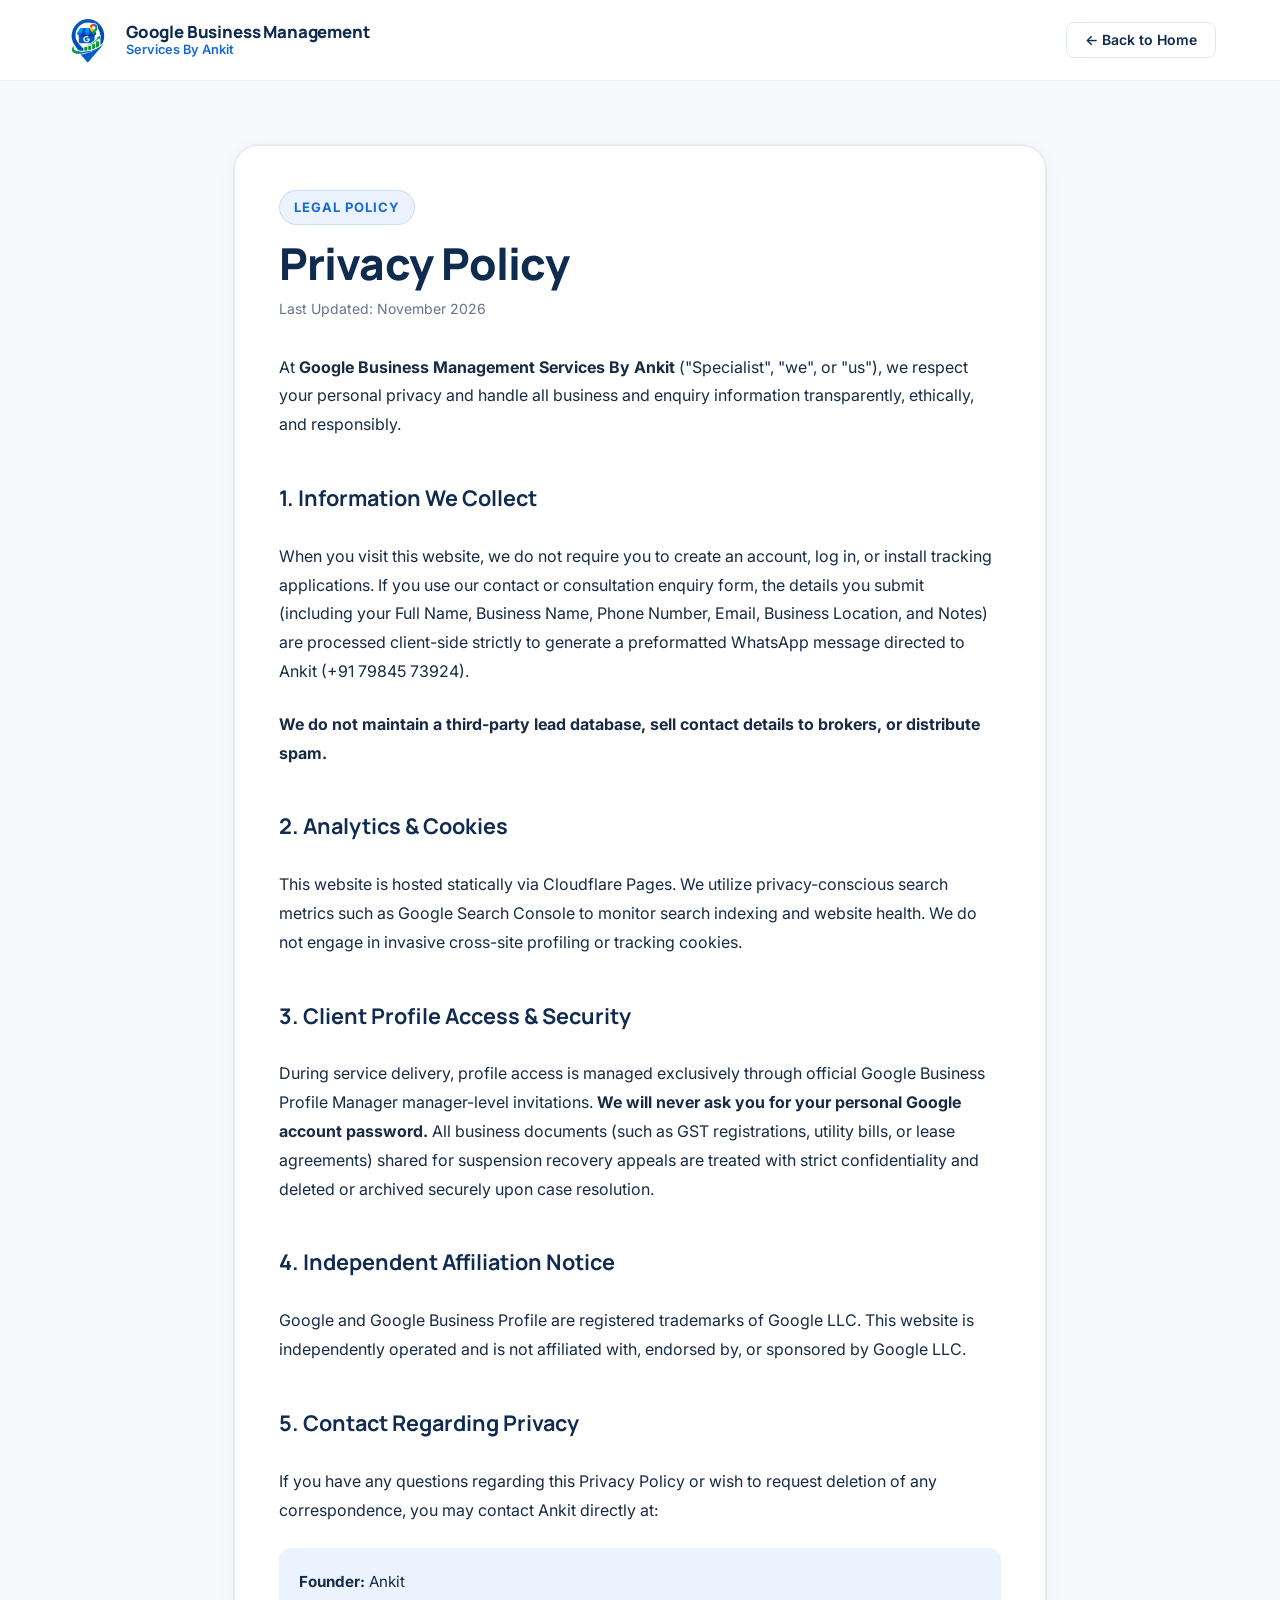
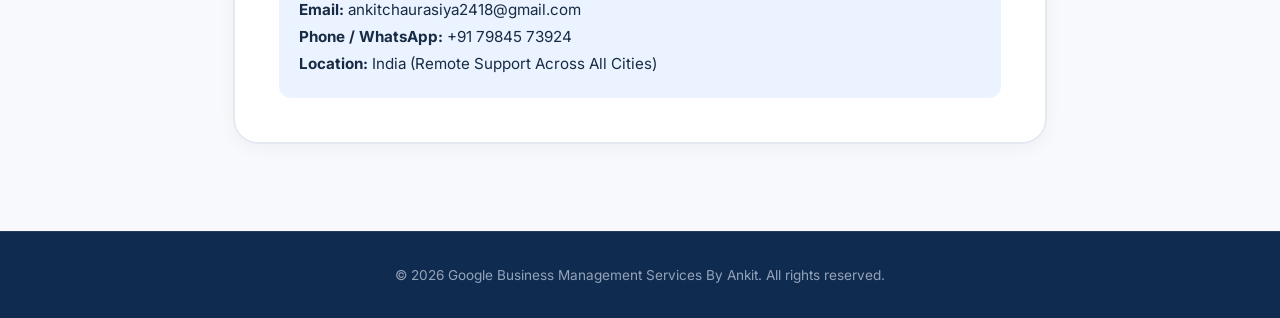
<file: privacy-policy.html>
<!DOCTYPE html>
<html lang="en">

<head>
  <meta charset="UTF-8">
  <meta name="viewport" content="width=device-width, initial-scale=1.0">
  <title>Privacy Policy | Google Business Management Services By Ankit</title>
  <meta name="description"
    content="Privacy Policy for Google Business Management Services By Ankit. Learn how visitor and enquiry information is handled with complete transparency.">
  <link rel="canonical" href="https://gmbexpert-ankit.vercel.app//privacy-policy.html">

  <!-- Favicons -->
  <link rel="icon" type="image/svg+xml" href="assets/icons/favicon.svg">
  <link rel="alternate icon" type="image/png" href="assets/icons/logo.png">

  <!-- Font Awesome -->
  <link rel="stylesheet" href="https://cdnjs.cloudflare.com/ajax/libs/font-awesome/6.7.2/css/all.min.css" />

  <!-- Stylesheets -->
  <link rel="stylesheet" href="css/style.css">
  <link rel="stylesheet" href="css/animations.css">
</head>

<body
  style="min-height: 100vh; display: flex; flex-direction: column; justify-content: space-between; background-color: var(--color-bg);">

  <header class="site-header">
    <div class="container header-container">
      <a href="index.html#home" class="brand-logo" aria-label="Google Business Management Services By Ankit - Home">
        <img src="assets/icons/logo.png" alt="Google Business Management Services By Ankit" class="brand-logo-img"
          width="48" height="48">
        <div class="brand-text-group">
          <span class="brand-main">Google Business Management</span>
          <span class="brand-sub">Services By Ankit</span>
        </div>
      </a>
      <div class="header-actions">
        <a href="index.html#home" class="btn btn-secondary btn-sm">&larr; Back to Home</a>
      </div>
    </div>
  </header>

  <main style="padding: 4rem 0 5.5rem 0;">
    <div class="container container-narrow">
      <div
        style="background-color: var(--color-white); border: 1px solid var(--color-border); border-radius: var(--radius-xl); padding: 2.75rem; box-shadow: var(--shadow-card);">
        <span class="eyebrow" style="margin-bottom: 0.75rem;">LEGAL POLICY</span>
        <h1 class="section-title" style="margin-bottom: 0.5rem;">Privacy Policy</h1>
        <p style="font-size: 0.875rem; color: var(--color-secondary-text); margin-bottom: 2rem;">Last Updated: November
          2026</p>

        <div
          style="font-size: 1rem; line-height: 1.8; color: var(--color-main-text); display: flex; flex-direction: column; gap: 1.5rem;">
          <p>
            At <strong>Google Business Management Services By Ankit</strong> ("Specialist", "we", or "us"), we respect
            your personal privacy and handle all business and enquiry information transparently, ethically, and
            responsibly.
          </p>

          <h2
            style="font-family: var(--font-heading); font-size: 1.35rem; color: var(--color-primary-navy); margin-top: 1rem;">
            1. Information We Collect</h2>
          <p>
            When you visit this website, we do not require you to create an account, log in, or install tracking
            applications. If you use our contact or consultation enquiry form, the details you submit (including your
            Full Name, Business Name, Phone Number, Email, Business Location, and Notes) are processed client-side
            strictly to generate a preformatted WhatsApp message directed to Ankit (+91 79845 73924).
          </p>
          <p>
            <strong>We do not maintain a third-party lead database, sell contact details to brokers, or distribute
              spam.</strong>
          </p>

          <h2
            style="font-family: var(--font-heading); font-size: 1.35rem; color: var(--color-primary-navy); margin-top: 1rem;">
            2. Analytics &amp; Cookies</h2>
          <p>
            This website is hosted statically via Cloudflare Pages. We utilize privacy-conscious search metrics such as
            Google Search Console to monitor search indexing and website health. We do not engage in invasive cross-site
            profiling or tracking cookies.
          </p>

          <h2
            style="font-family: var(--font-heading); font-size: 1.35rem; color: var(--color-primary-navy); margin-top: 1rem;">
            3. Client Profile Access &amp; Security</h2>
          <p>
            During service delivery, profile access is managed exclusively through official Google Business Profile
            Manager manager-level invitations. <strong>We will never ask you for your personal Google account
              password.</strong> All business documents (such as GST registrations, utility bills, or lease agreements)
            shared for suspension recovery appeals are treated with strict confidentiality and deleted or archived
            securely upon case resolution.
          </p>

          <h2
            style="font-family: var(--font-heading); font-size: 1.35rem; color: var(--color-primary-navy); margin-top: 1rem;">
            4. Independent Affiliation Notice</h2>
          <p>
            Google and Google Business Profile are registered trademarks of Google LLC. This website is independently
            operated and is not affiliated with, endorsed by, or sponsored by Google LLC.
          </p>

          <h2
            style="font-family: var(--font-heading); font-size: 1.35rem; color: var(--color-primary-navy); margin-top: 1rem;">
            5. Contact Regarding Privacy</h2>
          <p>
            If you have any questions regarding this Privacy Policy or wish to request deletion of any correspondence,
            you may contact Ankit directly at:
          </p>
          <div
            style="background-color: var(--color-light-blue); padding: 1.25rem; border-radius: var(--radius-md); font-size: 0.95rem;">
            <strong>Founder:</strong> Ankit<br>
            <strong>Email:</strong> ankitchaurasiya2418@gmail.com<br>
            <strong>Phone / WhatsApp:</strong> +91 79845 73924<br>
            <strong>Location:</strong> India (Remote Support Across All Cities)
          </div>
        </div>
      </div>
    </div>
  </main>

  <footer class="site-footer" style="padding-top: 2rem; padding-bottom: 2rem;">
    <div class="container" style="text-align: center; font-size: 0.85rem; color: #94A3B8;">
      <div>&copy; 2026 Google Business Management Services By Ankit. All rights reserved.</div>
    </div>
  </footer>

</body>

</html>
</file>
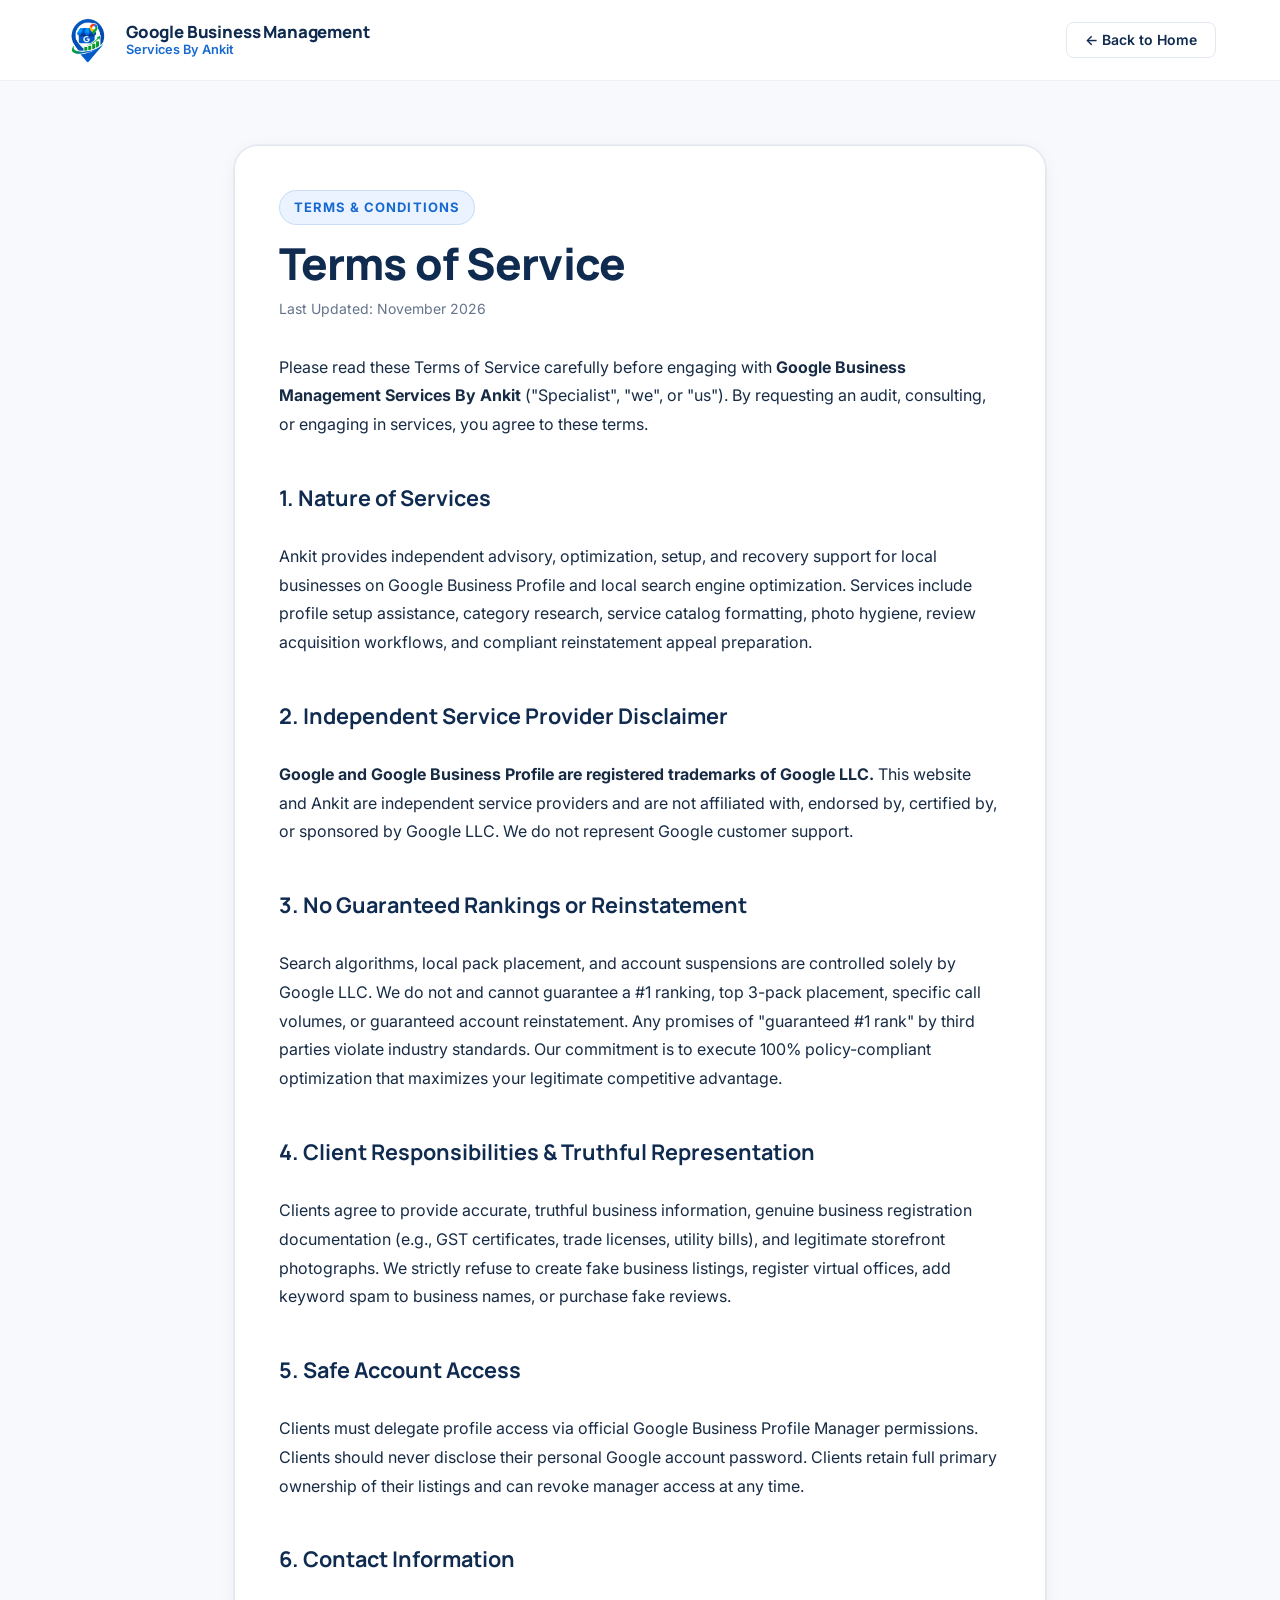
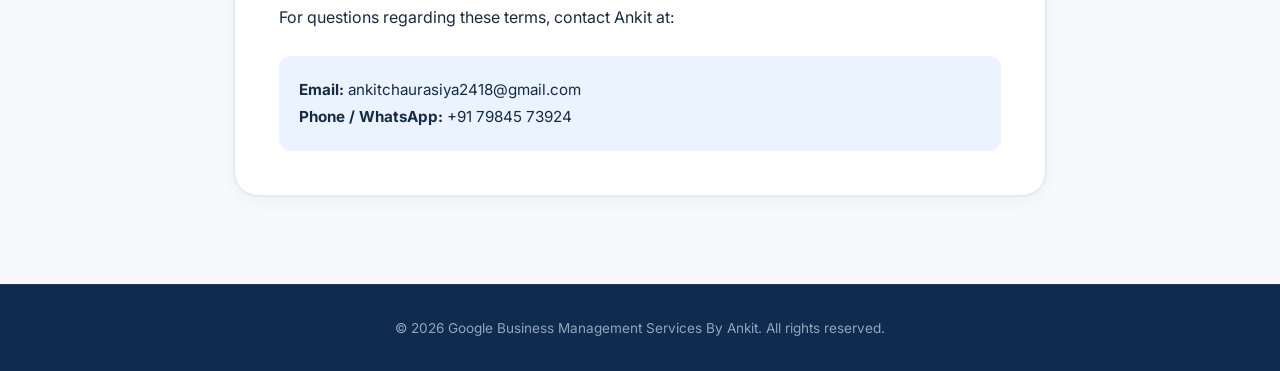
<file: terms.html>
<!DOCTYPE html>
<html lang="en">

<head>
  <meta charset="UTF-8">
  <meta name="viewport" content="width=device-width, initial-scale=1.0">
  <title>Terms of Service | Google Business Management Services By Ankit</title>
  <meta name="description"
    content="Terms of Service, scope of work, and policy disclosures for Google Business Management Services By Ankit.">
  <link rel="canonical" href="https://gmbexpert-ankit.vercel.app//terms.html">

  <!-- Favicons -->
  <link rel="icon" type="image/svg+xml" href="assets/icons/favicon.svg">
  <link rel="alternate icon" type="image/png" href="assets/icons/logo.png">

  <!-- Font Awesome -->
  <link rel="stylesheet" href="https://cdnjs.cloudflare.com/ajax/libs/font-awesome/6.7.2/css/all.min.css" />

  <!-- Stylesheets -->
  <link rel="stylesheet" href="css/style.css">
  <link rel="stylesheet" href="css/animations.css">
</head>

<body
  style="min-height: 100vh; display: flex; flex-direction: column; justify-content: space-between; background-color: var(--color-bg);">

  <header class="site-header">
    <div class="container header-container">
      <a href="index.html#home" class="brand-logo" aria-label="Google Business Management Services By Ankit - Home">
        <img src="assets/icons/logo.png" alt="Google Business Management Services By Ankit" class="brand-logo-img"
          width="48" height="48">
        <div class="brand-text-group">
          <span class="brand-main">Google Business Management</span>
          <span class="brand-sub">Services By Ankit</span>
        </div>
      </a>
      <div class="header-actions">
        <a href="index.html#home" class="btn btn-secondary btn-sm">&larr; Back to Home</a>
      </div>
    </div>
  </header>

  <main style="padding: 4rem 0 5.5rem 0;">
    <div class="container container-narrow">
      <div
        style="background-color: var(--color-white); border: 1px solid var(--color-border); border-radius: var(--radius-xl); padding: 2.75rem; box-shadow: var(--shadow-card);">
        <span class="eyebrow" style="margin-bottom: 0.75rem;">TERMS &amp; CONDITIONS</span>
        <h1 class="section-title" style="margin-bottom: 0.5rem;">Terms of Service</h1>
        <p style="font-size: 0.875rem; color: var(--color-secondary-text); margin-bottom: 2rem;">Last Updated: November
          2026</p>

        <div
          style="font-size: 1rem; line-height: 1.8; color: var(--color-main-text); display: flex; flex-direction: column; gap: 1.5rem;">
          <p>
            Please read these Terms of Service carefully before engaging with <strong>Google Business Management
              Services By Ankit</strong> ("Specialist", "we", or "us"). By requesting an audit, consulting, or engaging
            in services, you agree to these terms.
          </p>

          <h2
            style="font-family: var(--font-heading); font-size: 1.35rem; color: var(--color-primary-navy); margin-top: 1rem;">
            1. Nature of Services</h2>
          <p>
            Ankit provides independent advisory, optimization, setup, and recovery support for local businesses on
            Google Business Profile and local search engine optimization. Services include profile setup assistance,
            category research, service catalog formatting, photo hygiene, review acquisition workflows, and compliant
            reinstatement appeal preparation.
          </p>

          <h2
            style="font-family: var(--font-heading); font-size: 1.35rem; color: var(--color-primary-navy); margin-top: 1rem;">
            2. Independent Service Provider Disclaimer</h2>
          <p>
            <strong>Google and Google Business Profile are registered trademarks of Google LLC.</strong> This website
            and Ankit are independent service providers and are not affiliated with, endorsed by, certified by, or
            sponsored by Google LLC. We do not represent Google customer support.
          </p>

          <h2
            style="font-family: var(--font-heading); font-size: 1.35rem; color: var(--color-primary-navy); margin-top: 1rem;">
            3. No Guaranteed Rankings or Reinstatement</h2>
          <p>
            Search algorithms, local pack placement, and account suspensions are controlled solely by Google LLC. We do
            not and cannot guarantee a #1 ranking, top 3-pack placement, specific call volumes, or guaranteed account
            reinstatement. Any promises of "guaranteed #1 rank" by third parties violate industry standards. Our
            commitment is to execute 100% policy-compliant optimization that maximizes your legitimate competitive
            advantage.
          </p>

          <h2
            style="font-family: var(--font-heading); font-size: 1.35rem; color: var(--color-primary-navy); margin-top: 1rem;">
            4. Client Responsibilities &amp; Truthful Representation</h2>
          <p>
            Clients agree to provide accurate, truthful business information, genuine business registration
            documentation (e.g., GST certificates, trade licenses, utility bills), and legitimate storefront
            photographs. We strictly refuse to create fake business listings, register virtual offices, add keyword spam
            to business names, or purchase fake reviews.
          </p>

          <h2
            style="font-family: var(--font-heading); font-size: 1.35rem; color: var(--color-primary-navy); margin-top: 1rem;">
            5. Safe Account Access</h2>
          <p>
            Clients must delegate profile access via official Google Business Profile Manager permissions. Clients
            should never disclose their personal Google account password. Clients retain full primary ownership of their
            listings and can revoke manager access at any time.
          </p>

          <h2
            style="font-family: var(--font-heading); font-size: 1.35rem; color: var(--color-primary-navy); margin-top: 1rem;">
            6. Contact Information</h2>
          <p>
            For questions regarding these terms, contact Ankit at:
          </p>
          <div
            style="background-color: var(--color-light-blue); padding: 1.25rem; border-radius: var(--radius-md); font-size: 0.95rem;">
            <strong>Email:</strong> ankitchaurasiya2418@gmail.com<br>
            <strong>Phone / WhatsApp:</strong> +91 79845 73924
          </div>
        </div>
      </div>
    </div>
  </main>

  <footer class="site-footer" style="padding-top: 2rem; padding-bottom: 2rem;">
    <div class="container" style="text-align: center; font-size: 0.85rem; color: #94A3B8;">
      <div>&copy; 2026 Google Business Management Services By Ankit. All rights reserved.</div>
    </div>
  </footer>

</body>

</html>
</file>
<file: css/style.css>
/* ==========================================================================
   Google Business Management Services By Ankit
   Premium SaaS-Inspired Personal Landing Page Stylesheet
   Color Palette:
   - Primary Navy: #102B50
   - Secondary Blue: #1769D2
   - Light Blue: #EAF3FF
   - White: #FFFFFF
   - Background: #F7F9FC
   - Main Text: #172B45
   - Secondary Text: #64748B
   ========================================================================== */

@import url('https://fonts.googleapis.com/css2?family=Inter:wght@400;500;600;700;800&family=Manrope:wght@600;700;800&display=swap');

:root {
  /* Brand Color Tokens */
  --color-primary-navy: #102B50;
  --color-navy-dark: #0A1B33;
  --color-navy-surface: #153866;
  --color-secondary-blue: #1769D2;
  --color-blue-hover: #0E52AB;
  --color-light-blue: #EAF3FF;
  --color-white: #FFFFFF;
  --color-bg: #F7F9FC;
  --color-main-text: #172B45;
  --color-secondary-text: #64748B;
  
  /* Borders and Accents */
  --color-border: #E2E8F0;
  --color-border-subtle: #EDF2F7;
  --color-success: #16A36A;
  --color-success-bg: #E8F9F1;
  --color-whatsapp: #25D366;
  --color-whatsapp-hover: #1EBE5D;
  --color-amber: #D97706;
  --color-amber-bg: #FEF3C7;

  /* Typography */
  --font-sans: 'Inter', -apple-system, BlinkMacSystemFont, 'Segoe UI', Roboto, Helvetica, Arial, sans-serif;
  --font-heading: 'Manrope', 'Inter', -apple-system, BlinkMacSystemFont, sans-serif;

  /* Layout */
  --container-max: 1200px;
  --container-narrow: 860px;
  --header-height: 80px;
  --announcement-height: 38px;
  --radius-sm: 8px;
  --radius-md: 12px;
  --radius-lg: 18px;
  --radius-xl: 24px;
  --radius-full: 9999px;

  /* Shadows */
  --shadow-subtle: 0 2px 8px -2px rgba(16, 43, 80, 0.05);
  --shadow-card: 0 4px 20px -2px rgba(16, 43, 80, 0.06), 0 0 0 1px rgba(16, 43, 80, 0.04);
  --shadow-hover: 0 16px 36px -8px rgba(16, 43, 80, 0.12), 0 0 0 1px rgba(23, 105, 210, 0.2);
  --shadow-elevated: 0 20px 48px -12px rgba(16, 43, 80, 0.14);
  --shadow-glow: 0 12px 32px -6px rgba(23, 105, 210, 0.35);

  /* Transitions */
  --transition-fast: 160ms cubic-bezier(0.4, 0, 0.2, 1);
  --transition-normal: 250ms cubic-bezier(0.4, 0, 0.2, 1);
  --transition-smooth: 380ms cubic-bezier(0.16, 1, 0.3, 1);
}

/* ==========================================================================
   Base Reset
   ========================================================================== */
*,
*::before,
*::after {
  box-sizing: border-box;
  margin: 0;
  padding: 0;
}

html {
  font-size: 16px;
  scroll-behavior: smooth;
  scroll-padding-top: calc(var(--header-height) + 16px);
  -webkit-font-smoothing: antialiased;
  -moz-osx-font-smoothing: grayscale;
}

body {
  font-family: var(--font-sans);
  color: var(--color-main-text);
  background-color: var(--color-bg);
  line-height: 1.65;
  overflow-x: hidden;
}

img,
svg {
  display: block;
  max-width: 100%;
}

a {
  color: inherit;
  text-decoration: none;
  transition: color var(--transition-fast), background-color var(--transition-fast), border-color var(--transition-fast), transform var(--transition-fast);
}

button,
input,
textarea,
select {
  font-family: inherit;
  font-size: inherit;
  color: inherit;
}

button {
  background: none;
  border: none;
  cursor: pointer;
}

ul, ol {
  list-style: none;
}

/* Accessible Focus States */
:focus-visible {
  outline: 2px solid var(--color-secondary-blue);
  outline-offset: 3px;
}

/* ==========================================================================
   Layout Containers & Utilities
   ========================================================================== */
.container {
  width: 100%;
  max-width: var(--container-max);
  margin-left: auto;
  margin-right: auto;
  padding-left: 1.5rem;
  padding-right: 1.5rem;
}

.container-narrow {
  max-width: var(--container-narrow);
}

.section {
  padding-top: 5.5rem;
  padding-bottom: 5.5rem;
  position: relative;
}

.section-white {
  background-color: var(--color-white);
}

.section-alt {
  background-color: var(--color-bg);
}

.section-navy {
  background-color: var(--color-primary-navy);
  color: var(--color-white);
}

.section-header {
  margin-bottom: 3.5rem;
  text-align: center;
}

.section-header.text-left {
  text-align: left;
}

.section-header .eyebrow {
  margin-bottom: 0.75rem;
}

.section-title {
  font-family: var(--font-heading);
  font-size: clamp(2rem, 3.5vw, 2.75rem);
  font-weight: 800;
  line-height: 1.2;
  color: var(--color-primary-navy);
  letter-spacing: -0.02em;
}

.section-navy .section-title {
  color: var(--color-white);
}

.section-subtitle {
  font-size: 1.125rem;
  color: var(--color-secondary-text);
  max-width: 680px;
  margin-top: 1rem;
  margin-left: auto;
  margin-right: auto;
  line-height: 1.7;
}

.section-header.text-left .section-subtitle {
  margin-left: 0;
  margin-right: 0;
}

.section-navy .section-subtitle {
  color: #CBD5E1;
}

/* Eyebrow / Category Tag */
.eyebrow {
  display: inline-flex;
  align-items: center;
  gap: 0.5rem;
  font-size: 0.8125rem;
  font-weight: 700;
  text-transform: uppercase;
  letter-spacing: 0.08em;
  color: var(--color-secondary-blue);
  background-color: var(--color-light-blue);
  padding: 0.35rem 0.875rem;
  border-radius: var(--radius-full);
  border: 1px solid rgba(23, 105, 210, 0.15);
}

.eyebrow-navy {
  color: #93C5FD;
  background-color: rgba(23, 105, 210, 0.2);
  border-color: rgba(147, 197, 253, 0.25);
}

/* ==========================================================================
   Buttons
   ========================================================================== */
.btn {
  display: inline-flex;
  align-items: center;
  justify-content: center;
  gap: 0.625rem;
  padding: 0.8125rem 1.625rem;
  font-size: 0.95rem;
  font-weight: 600;
  border-radius: var(--radius-md);
  transition: all var(--transition-fast);
  white-space: nowrap;
  line-height: 1.25;
}

.btn-primary {
  background-color: var(--color-secondary-blue);
  color: var(--color-white);
  box-shadow: 0 4px 14px rgba(23, 105, 210, 0.3);
}

.btn-primary:hover {
  background-color: var(--color-blue-hover);
  box-shadow: 0 6px 20px rgba(23, 105, 210, 0.4);
  transform: translateY(-1px);
}

.btn-secondary {
  background-color: var(--color-white);
  color: var(--color-primary-navy);
  border: 1px solid var(--color-border);
}

.btn-secondary:hover {
  background-color: var(--color-light-blue);
  border-color: rgba(23, 105, 210, 0.3);
  color: var(--color-secondary-blue);
  transform: translateY(-1px);
}

.btn-navy {
  background-color: var(--color-primary-navy);
  color: var(--color-white);
}

.btn-navy:hover {
  background-color: var(--color-navy-surface);
  transform: translateY(-1px);
}

.btn-whatsapp {
  background-color: var(--color-whatsapp);
  color: var(--color-white);
  box-shadow: 0 4px 14px rgba(37, 211, 102, 0.3);
}

.btn-whatsapp:hover {
  background-color: var(--color-whatsapp-hover);
  box-shadow: 0 6px 20px rgba(37, 211, 102, 0.4);
  transform: translateY(-1px);
}

.btn-outline-white {
  background-color: transparent;
  color: var(--color-white);
  border: 1px solid rgba(255, 255, 255, 0.35);
}

.btn-outline-white:hover {
  background-color: rgba(255, 255, 255, 0.1);
  border-color: var(--color-white);
  transform: translateY(-1px);
}

.btn-sm {
  padding: 0.5rem 1.125rem;
  font-size: 0.875rem;
  border-radius: var(--radius-sm);
}

.btn-lg {
  padding: 1rem 2rem;
  font-size: 1.05rem;
  border-radius: var(--radius-md);
}

.btn-block {
  width: 100%;
}

/* ==========================================================================
   Announcement Bar (Visible & Responsive with Phone on All Screens)
   ========================================================================== */
.announcement-bar {
  background-color: var(--color-primary-navy);
  color: #E2E8F0;
  font-size: 0.8125rem;
  padding: 0.45rem 0;
  border-bottom: 1px solid rgba(255, 255, 255, 0.08);
  position: relative;
  z-index: 1001;
}

.announcement-bar .bar-inner {
  display: flex;
  align-items: center;
  justify-content: space-between;
  gap: 0.75rem;
  flex-wrap: wrap;
}

.announcement-left {
  display: flex;
  align-items: center;
  gap: 0.625rem;
  flex-shrink: 0;
}

.announcement-badge {
  background-color: rgba(23, 105, 210, 0.35);
  color: #93C5FD;
  font-size: 0.7rem;
  font-weight: 700;
  padding: 0.18rem 0.55rem;
  border-radius: var(--radius-sm);
  letter-spacing: 0.06em;
  white-space: nowrap;
  display: inline-flex;
  align-items: center;
}

.announcement-text {
  font-size: 0.8125rem;
  color: #E2E8F0;
  white-space: nowrap;
  font-weight: 500;
}

.announcement-actions {
  display: flex;
  align-items: center;
  gap: 0.75rem;
  margin-left: auto;
  flex-wrap: nowrap;
}

.announcement-contact-link {
  display: inline-flex;
  align-items: center;
  gap: 0.45rem;
  font-weight: 600;
  font-size: 0.8125rem;
  transition: all var(--transition-fast);
  white-space: nowrap;
  line-height: 1.2;
}

.announcement-phone {
  color: #FFFFFF;
  background-color: rgba(255, 255, 255, 0.12);
  padding: 0.22rem 0.65rem;
  border-radius: var(--radius-sm);
  border: 1px solid rgba(255, 255, 255, 0.2);
}

.announcement-phone:hover {
  background-color: var(--color-secondary-blue);
  color: var(--color-white);
  border-color: var(--color-secondary-blue);
  transform: translateY(-1px);
}

.announcement-phone i {
  color: #93C5FD;
  font-size: 0.75rem;
}

.announcement-phone:hover i {
  color: #FFFFFF;
}

.announcement-phone-label {
  font-size: 0.75rem;
  color: #CBD5E1;
  font-weight: 500;
}

.announcement-phone-number {
  font-weight: 700;
  letter-spacing: 0.02em;
  color: #FFFFFF;
}

.announcement-divider {
  color: rgba(255, 255, 255, 0.25);
  font-size: 0.75rem;
}

.announcement-whatsapp {
  color: #4ADE80;
}

.announcement-whatsapp:hover {
  color: #86EFAC;
  text-decoration: underline;
}

.announcement-whatsapp i {
  font-size: 0.95rem;
  color: #25D366;
}

/* ==========================================================================
   Section 1: Header / Navigation
   ========================================================================== */
.site-header {
  position: sticky;
  top: 0;
  z-index: 1000;
  background-color: rgba(255, 255, 255, 0.94);
  backdrop-filter: blur(12px);
  -webkit-backdrop-filter: blur(12px);
  border-bottom: 1px solid var(--color-border-subtle);
  transition: all var(--transition-normal);
}

.site-header.scrolled {
  background-color: rgba(255, 255, 255, 0.98);
  box-shadow: 0 4px 20px -2px rgba(16, 43, 80, 0.08);
  border-bottom-color: var(--color-border);
}

.header-container {
  display: flex;
  align-items: center;
  justify-content: space-between;
  height: var(--header-height);
  gap: 1.5rem;
}

/* Brand Logo */
.brand-logo {
  display: flex;
  align-items: center;
  gap: 0.875rem;
  flex-shrink: 0;
}

.brand-logo-img {
  width: 48px;
  height: 48px;
  border-radius: var(--radius-sm);
  object-fit: contain;
}

.brand-text-group {
  display: flex;
  flex-direction: column;
}

.brand-main {
  font-family: var(--font-heading);
  font-size: 1.05rem;
  font-weight: 800;
  color: var(--color-primary-navy);
  line-height: 1.2;
  letter-spacing: -0.01em;
}

.brand-sub {
  font-size: 0.8rem;
  font-weight: 600;
  color: var(--color-secondary-blue);
  line-height: 1.3;
}

/* Desktop Navigation */
.nav-menu {
  display: flex;
  align-items: center;
  gap: 1.75rem;
  list-style: none;
  margin: 0;
  padding: 0;
}

.nav-link {
  font-size: 0.925rem;
  font-weight: 600;
  color: var(--color-main-text);
  padding: 0.4rem 0.2rem;
  position: relative;
  transition: color var(--transition-fast);
}

.nav-link::after {
  content: '';
  position: absolute;
  bottom: 0;
  left: 0;
  width: 0;
  height: 2px;
  background-color: var(--color-secondary-blue);
  border-radius: 2px;
  transition: width var(--transition-normal);
}

.nav-link:hover,
.nav-link.active {
  color: var(--color-secondary-blue);
}

.nav-link:hover::after,
.nav-link.active::after {
  width: 100%;
}

/* Header Actions */
.header-actions {
  display: flex;
  align-items: center;
  gap: 0.75rem;
  flex-shrink: 0;
}

.header-phone-link {
  display: flex;
  align-items: center;
  gap: 0.4rem;
  font-size: 0.9rem;
  font-weight: 700;
  color: var(--color-primary-navy);
  padding: 0.5rem 0.75rem;
  border-radius: var(--radius-sm);
  background-color: var(--color-light-blue);
  border: 1px solid rgba(23, 105, 210, 0.15);
  transition: all var(--transition-fast);
}

.header-phone-link:hover {
  background-color: var(--color-secondary-blue);
  color: var(--color-white);
}

/* Mobile Toggle */
.mobile-nav-toggle {
  display: none;
  align-items: center;
  justify-content: center;
  width: 44px;
  height: 44px;
  border-radius: var(--radius-sm);
  border: 1px solid var(--color-border);
  background-color: var(--color-white);
  color: var(--color-primary-navy);
  font-size: 1.25rem;
  cursor: pointer;
}

/* Mobile Drawer */
.mobile-drawer-overlay {
  position: fixed;
  inset: 0;
  background-color: rgba(16, 43, 80, 0.5);
  backdrop-filter: blur(4px);
  z-index: 1998;
  opacity: 0;
  visibility: hidden;
  transition: all var(--transition-normal);
}

.mobile-drawer-overlay.active {
  opacity: 1;
  visibility: visible;
}

.mobile-drawer {
  position: fixed;
  top: 0;
  right: -320px;
  width: 320px;
  max-width: 85vw;
  height: 100%;
  background-color: var(--color-white);
  z-index: 1999;
  box-shadow: -8px 0 24px rgba(16, 43, 80, 0.15);
  padding: 1.5rem;
  display: flex;
  flex-direction: column;
  justify-content: space-between;
  transition: right var(--transition-smooth);
}

.mobile-drawer.active {
  right: 0;
}

.drawer-header {
  display: flex;
  align-items: center;
  justify-content: space-between;
  padding-bottom: 1rem;
  border-bottom: 1px solid var(--color-border-subtle);
}

.drawer-close {
  width: 36px;
  height: 36px;
  display: flex;
  align-items: center;
  justify-content: center;
  border-radius: var(--radius-sm);
  background-color: var(--color-bg);
  color: var(--color-primary-navy);
  font-size: 1.5rem;
  cursor: pointer;
}

.drawer-nav-list {
  display: flex;
  flex-direction: column;
  gap: 0.5rem;
  margin-top: 1.5rem;
}

.drawer-nav-link {
  display: flex;
  align-items: center;
  justify-content: space-between;
  padding: 0.875rem 1rem;
  font-size: 1rem;
  font-weight: 600;
  color: var(--color-main-text);
  border-radius: var(--radius-sm);
  transition: background-color var(--transition-fast);
}

.drawer-nav-link:hover,
.drawer-nav-link.active {
  background-color: var(--color-light-blue);
  color: var(--color-secondary-blue);
}

.drawer-footer {
  padding-top: 1.5rem;
  border-top: 1px solid var(--color-border-subtle);
  display: flex;
  flex-direction: column;
  gap: 0.75rem;
}

/* ==========================================================================
   Section 2: Hero Section
   ========================================================================== */
.hero-section {
  padding-top: 4rem;
  padding-bottom: 5.5rem;
  background: linear-gradient(180deg, var(--color-white) 0%, var(--color-bg) 100%);
  position: relative;
  overflow: hidden;
}

.hero-ambient-glow {
  position: absolute;
  top: -100px;
  right: -100px;
  width: 600px;
  height: 600px;
  background: radial-gradient(circle, rgba(23, 105, 210, 0.08) 0%, rgba(234, 243, 255, 0) 70%);
  pointer-events: none;
  z-index: 0;
}

.hero-grid {
  display: grid;
  grid-template-columns: 1.15fr 0.95fr;
  align-items: center;
  gap: 3.5rem;
  position: relative;
  z-index: 1;
}

.hero-content {
  display: flex;
  flex-direction: column;
  align-items: flex-start;
}

.hero-headline {
  font-family: var(--font-heading);
  font-size: clamp(2.35rem, 4.5vw, 3.5rem);
  font-weight: 800;
  line-height: 1.15;
  color: var(--color-primary-navy);
  margin-top: 1.25rem;
  margin-bottom: 1.25rem;
  letter-spacing: -0.025em;
}

.hero-headline .highlight-blue {
  color: var(--color-secondary-blue);
  position: relative;
  display: inline-block;
}

.hero-description {
  font-size: 1.15rem;
  line-height: 1.7;
  color: var(--color-secondary-text);
  margin-bottom: 2rem;
  max-width: 580px;
}

.hero-cta-group {
  display: flex;
  align-items: center;
  gap: 1rem;
  flex-wrap: wrap;
  margin-bottom: 2.25rem;
}

.hero-trust-row {
  display: flex;
  align-items: center;
  gap: 1.5rem;
  flex-wrap: wrap;
  padding-top: 1.5rem;
  border-top: 1px solid var(--color-border);
}

.hero-trust-item {
  display: flex;
  align-items: center;
  gap: 0.5rem;
  font-size: 0.875rem;
  font-weight: 600;
  color: var(--color-main-text);
}

.hero-trust-icon {
  width: 18px;
  height: 18px;
  border-radius: var(--radius-full);
  background-color: var(--color-success-bg);
  color: var(--color-success);
  display: flex;
  align-items: center;
  justify-content: center;
  font-size: 0.75rem;
  font-weight: 800;
  flex-shrink: 0;
}

/* Hero Visual Composition */
.hero-visual-wrapper {
  position: relative;
}

.hero-browser-mockup {
  background-color: var(--color-white);
  border-radius: var(--radius-lg);
  border: 1px solid var(--color-border);
  box-shadow: var(--shadow-elevated);
  overflow: hidden;
  position: relative;
  z-index: 1;
}

.browser-header {
  background-color: #F8FAFC;
  padding: 0.75rem 1rem;
  border-bottom: 1px solid var(--color-border);
  display: flex;
  align-items: center;
  gap: 0.75rem;
}

.browser-controls {
  display: flex;
  align-items: center;
  gap: 6px;
}

.browser-dot {
  width: 10px;
  height: 10px;
  border-radius: 50%;
}

.browser-dot-red { background-color: #EF4444; }
.browser-dot-yellow { background-color: #F59E0B; }
.browser-dot-green { background-color: #10B981; }

.browser-address-bar {
  flex: 1;
  background-color: var(--color-white);
  border: 1px solid var(--color-border);
  border-radius: var(--radius-sm);
  padding: 0.25rem 0.75rem;
  font-size: 0.75rem;
  color: var(--color-secondary-text);
  display: flex;
  align-items: center;
  gap: 0.5rem;
}

.browser-content {
  padding: 1.5rem;
  background-color: #FAFCFE;
}

/* Dashboard Mockup Components */
.dashboard-header-bar {
  display: flex;
  align-items: center;
  justify-content: space-between;
  margin-bottom: 1.25rem;
  padding-bottom: 0.75rem;
  border-bottom: 1px solid var(--color-border-subtle);
}

.dashboard-biz-info {
  display: flex;
  align-items: center;
  gap: 0.75rem;
}

.dashboard-biz-avatar {
  width: 38px;
  height: 38px;
  border-radius: var(--radius-sm);
  background-color: var(--color-primary-navy);
  color: var(--color-white);
  display: flex;
  align-items: center;
  justify-content: center;
  font-weight: 700;
  font-size: 1rem;
}

.dashboard-biz-name {
  font-weight: 700;
  font-size: 0.925rem;
  color: var(--color-primary-navy);
  line-height: 1.2;
}

.dashboard-biz-meta {
  font-size: 0.75rem;
  color: var(--color-secondary-text);
}

.dashboard-status-badge {
  background-color: var(--color-success-bg);
  color: var(--color-success);
  font-size: 0.72rem;
  font-weight: 700;
  padding: 0.2rem 0.6rem;
  border-radius: var(--radius-full);
  display: inline-flex;
  align-items: center;
  gap: 0.35rem;
}

.dashboard-status-dot {
  width: 6px;
  height: 6px;
  border-radius: 50%;
  background-color: var(--color-success);
}

/* Mini Metrics Grid */
.dashboard-metrics-grid {
  display: grid;
  grid-template-columns: repeat(3, 1fr);
  gap: 0.75rem;
  margin-bottom: 1.25rem;
}

.dashboard-metric-card {
  background-color: var(--color-white);
  border: 1px solid var(--color-border);
  border-radius: var(--radius-sm);
  padding: 0.75rem;
}

.dashboard-metric-label {
  font-size: 0.7rem;
  font-weight: 600;
  color: var(--color-secondary-text);
  margin-bottom: 0.25rem;
}

.dashboard-metric-value {
  font-size: 1.15rem;
  font-weight: 800;
  color: var(--color-primary-navy);
  line-height: 1.2;
}

.dashboard-metric-growth {
  font-size: 0.7rem;
  font-weight: 700;
  color: var(--color-success);
  display: flex;
  align-items: center;
  gap: 2px;
  margin-top: 0.2rem;
}

/* 3-Pack Representation Box */
.dashboard-3pack-box {
  background-color: var(--color-white);
  border: 1px solid var(--color-border);
  border-radius: var(--radius-md);
  padding: 1rem;
  margin-bottom: 1.25rem;
}

.pack-header {
  display: flex;
  align-items: center;
  justify-content: space-between;
  margin-bottom: 0.75rem;
  font-size: 0.75rem;
  font-weight: 700;
  color: var(--color-secondary-text);
  text-transform: uppercase;
  letter-spacing: 0.05em;
}

.pack-listing-row {
  display: flex;
  align-items: center;
  justify-content: space-between;
  padding: 0.75rem;
  border-radius: var(--radius-sm);
  background-color: var(--color-light-blue);
  border: 1px solid rgba(23, 105, 210, 0.2);
}

.pack-rank-pill {
  width: 26px;
  height: 26px;
  border-radius: var(--radius-full);
  background-color: var(--color-secondary-blue);
  color: var(--color-white);
  font-weight: 800;
  font-size: 0.8rem;
  display: flex;
  align-items: center;
  justify-content: center;
  flex-shrink: 0;
}

.pack-listing-details {
  flex: 1;
  margin-left: 0.75rem;
  margin-right: 0.75rem;
}

.pack-listing-title {
  font-weight: 700;
  font-size: 0.875rem;
  color: var(--color-primary-navy);
}

.pack-listing-rating {
  font-size: 0.75rem;
  color: var(--color-secondary-text);
  display: flex;
  align-items: center;
  gap: 0.35rem;
}

.pack-stars {
  color: #F59E0B;
  letter-spacing: -1px;
}

.pack-listing-actions {
  display: flex;
  gap: 0.35rem;
}

.pack-action-btn {
  padding: 0.25rem 0.5rem;
  font-size: 0.7rem;
  font-weight: 600;
  border-radius: 4px;
  background-color: var(--color-white);
  border: 1px solid rgba(23, 105, 210, 0.25);
  color: var(--color-secondary-blue);
}

/* Floating Badges */
.floating-badge {
  position: absolute;
  z-index: 2;
  background-color: var(--color-white);
  border-radius: var(--radius-md);
  padding: 0.75rem 1rem;
  box-shadow: var(--shadow-card);
  border: 1px solid var(--color-border);
  display: flex;
  align-items: center;
  gap: 0.75rem;
  animation: floatSubtle 6s ease-in-out infinite;
}

.floating-badge-top {
  top: -16px;
  right: -16px;
}

.floating-badge-bottom {
  bottom: -20px;
  left: -20px;
  animation: floatSubtleReverse 7s ease-in-out infinite;
}

.floating-badge-icon {
  width: 36px;
  height: 36px;
  border-radius: var(--radius-sm);
  display: flex;
  align-items: center;
  justify-content: center;
  font-size: 1rem;
  flex-shrink: 0;
}

.floating-badge-icon.blue {
  background-color: var(--color-light-blue);
  color: var(--color-secondary-blue);
}

.floating-badge-icon.green {
  background-color: var(--color-success-bg);
  color: var(--color-success);
}

.floating-badge-text-top {
  font-size: 0.75rem;
  color: var(--color-secondary-text);
  font-weight: 600;
}

.floating-badge-text-main {
  font-size: 0.9rem;
  font-weight: 800;
  color: var(--color-primary-navy);
}

/* ==========================================================================
   Section 3: Trust / Experience Highlights
   ========================================================================== */
.stats-strip-section {
  padding: 2.5rem 0;
  background-color: var(--color-white);
  border-top: 1px solid var(--color-border);
  border-bottom: 1px solid var(--color-border);
}

.stats-grid {
  display: grid;
  grid-template-columns: repeat(4, 1fr);
  gap: 1.5rem;
}

.stat-item {
  display: flex;
  flex-direction: column;
  padding: 1.25rem;
  border-radius: var(--radius-md);
  background-color: var(--color-bg);
  border: 1px solid var(--color-border-subtle);
  transition: all var(--transition-fast);
}

.stat-item:hover {
  background-color: var(--color-white);
  border-color: rgba(23, 105, 210, 0.25);
  box-shadow: var(--shadow-subtle);
  transform: translateY(-2px);
}

.stat-number {
  font-family: var(--font-heading);
  font-size: clamp(2rem, 3vw, 2.5rem);
  font-weight: 800;
  color: var(--color-secondary-blue);
  line-height: 1.1;
  margin-bottom: 0.4rem;
}

.stat-label {
  font-size: 0.95rem;
  font-weight: 700;
  color: var(--color-primary-navy);
  line-height: 1.3;
}

.stat-subtext {
  font-size: 0.8rem;
  color: var(--color-secondary-text);
  margin-top: 0.25rem;
}

/* ==========================================================================
   Section 4: About Ankit
   ========================================================================== */
.about-grid {
  display: grid;
  grid-template-columns: 0.85fr 1.15fr;
  gap: 3.5rem;
  align-items: center;
}

.about-card {
  background-color: var(--color-white);
  border-radius: var(--radius-xl);
  padding: 2.25rem;
  border: 1px solid var(--color-border);
  box-shadow: var(--shadow-card);
  position: relative;
}

.about-avatar-header {
  display: flex;
  align-items: center;
  gap: 1.25rem;
  margin-bottom: 1.5rem;
  padding-bottom: 1.5rem;
  border-bottom: 1px solid var(--color-border-subtle);
}

.about-avatar {
  width: 72px;
  height: 72px;
  border-radius: var(--radius-full);
  background: linear-gradient(135deg, var(--color-primary-navy) 0%, var(--color-secondary-blue) 100%);
  color: var(--color-white);
  display: flex;
  align-items: center;
  justify-content: center;
  font-family: var(--font-heading);
  font-size: 2rem;
  font-weight: 800;
  box-shadow: 0 6px 16px rgba(23, 105, 210, 0.25);
  flex-shrink: 0;
}

.about-name {
  font-family: var(--font-heading);
  font-size: 1.4rem;
  font-weight: 800;
  color: var(--color-primary-navy);
  line-height: 1.2;
}

.about-role {
  font-size: 0.875rem;
  font-weight: 600;
  color: var(--color-secondary-blue);
  margin-top: 0.2rem;
}

.about-location-tag {
  font-size: 0.78rem;
  color: var(--color-secondary-text);
  display: flex;
  align-items: center;
  gap: 0.35rem;
  margin-top: 0.35rem;
}

.about-card-pills {
  display: flex;
  flex-direction: column;
  gap: 0.625rem;
  margin-bottom: 1.5rem;
}

.about-pill {
  display: flex;
  align-items: center;
  gap: 0.625rem;
  padding: 0.6rem 0.875rem;
  background-color: var(--color-bg);
  border-radius: var(--radius-sm);
  font-size: 0.85rem;
  font-weight: 600;
  color: var(--color-main-text);
  border: 1px solid var(--color-border-subtle);
}

.about-pill-icon {
  color: var(--color-success);
  font-weight: 800;
}

.about-card-contact {
  background-color: var(--color-light-blue);
  border-radius: var(--radius-md);
  padding: 1rem;
  display: flex;
  flex-direction: column;
  gap: 0.5rem;
  font-size: 0.85rem;
}

.about-contact-row {
  display: flex;
  align-items: center;
  gap: 0.5rem;
  color: var(--color-primary-navy);
  font-weight: 600;
}

/* About Narrative */
.about-narrative {
  display: flex;
  flex-direction: column;
}

.about-paragraph {
  font-size: 1.05rem;
  line-height: 1.75;
  color: var(--color-secondary-text);
  margin-bottom: 1.25rem;
}

.about-paragraph strong {
  color: var(--color-main-text);
}

.about-principles-grid {
  display: grid;
  grid-template-columns: repeat(2, 1fr);
  gap: 1.25rem;
  margin-top: 1.5rem;
  margin-bottom: 2rem;
}

.principle-card {
  background-color: var(--color-white);
  border: 1px solid var(--color-border);
  border-radius: var(--radius-md);
  padding: 1.25rem;
  transition: all var(--transition-fast);
}

.principle-card:hover {
  border-color: rgba(23, 105, 210, 0.3);
  box-shadow: var(--shadow-subtle);
  transform: translateY(-2px);
}

.principle-title {
  font-size: 0.95rem;
  font-weight: 700;
  color: var(--color-primary-navy);
  margin-bottom: 0.35rem;
  display: flex;
  align-items: center;
  gap: 0.5rem;
}

.principle-desc {
  font-size: 0.85rem;
  color: var(--color-secondary-text);
  line-height: 1.6;
}

/* ==========================================================================
   Section 5: Services (6 Premium Cards)
   ========================================================================== */
.services-grid {
  display: grid;
  grid-template-columns: repeat(3, 1fr);
  gap: 2rem;
}

.service-card {
  background-color: var(--color-white);
  border: 1px solid var(--color-border);
  border-radius: var(--radius-xl);
  overflow: hidden;
  box-shadow: var(--shadow-card);
  display: flex;
  flex-direction: column;
  transition: all var(--transition-normal);
}

.service-card:hover {
  transform: translateY(-4px);
  border-color: rgba(23, 105, 210, 0.3);
  box-shadow: var(--shadow-hover);
}

.service-visual-box {
  background-color: #F8FAFC;
  padding: 1.5rem;
  border-bottom: 1px solid var(--color-border-subtle);
  display: flex;
  align-items: center;
  justify-content: center;
  height: 200px;
}

.service-visual-img {
  max-height: 160px;
  width: auto;
  object-fit: contain;
}

.service-body {
  padding: 1.75rem;
  display: flex;
  flex-direction: column;
  flex: 1;
}

.service-tag {
  font-size: 0.72rem;
  font-weight: 700;
  text-transform: uppercase;
  letter-spacing: 0.06em;
  color: var(--color-secondary-blue);
  margin-bottom: 0.5rem;
}

.service-title {
  font-family: var(--font-heading);
  font-size: 1.25rem;
  font-weight: 800;
  color: var(--color-primary-navy);
  margin-bottom: 0.75rem;
  line-height: 1.3;
}

.service-desc {
  font-size: 0.9rem;
  color: var(--color-secondary-text);
  line-height: 1.65;
  margin-bottom: 1.25rem;
}

.service-benefits-list {
  display: flex;
  flex-direction: column;
  gap: 0.5rem;
  margin-bottom: 1.5rem;
  margin-top: auto;
  padding-top: 1rem;
  border-top: 1px solid var(--color-border-subtle);
}

.service-benefit-item {
  display: flex;
  align-items: flex-start;
  gap: 0.5rem;
  font-size: 0.825rem;
  color: var(--color-main-text);
  line-height: 1.4;
}

.service-benefit-check {
  color: var(--color-secondary-blue);
  font-weight: 700;
  margin-top: 1px;
}

.service-footer {
  padding: 0 1.75rem 1.75rem 1.75rem;
}

/* ==========================================================================
   Section 6: Why Choose Me? (6 Feature Blocks)
   ========================================================================== */
.features-grid {
  display: grid;
  grid-template-columns: repeat(3, 1fr);
  gap: 1.75rem;
}

.feature-block {
  background-color: var(--color-white);
  border: 1px solid var(--color-border);
  border-radius: var(--radius-lg);
  padding: 2rem;
  box-shadow: var(--shadow-card);
  transition: all var(--transition-fast);
}

.feature-block:hover {
  border-color: rgba(23, 105, 210, 0.3);
  box-shadow: var(--shadow-hover);
  transform: translateY(-2px);
}

.feature-icon-box {
  width: 52px;
  height: 52px;
  border-radius: var(--radius-md);
  background-color: var(--color-light-blue);
  color: var(--color-secondary-blue);
  display: flex;
  align-items: center;
  justify-content: center;
  font-size: 1.4rem;
  margin-bottom: 1.25rem;
}

.feature-title {
  font-family: var(--font-heading);
  font-size: 1.15rem;
  font-weight: 700;
  color: var(--color-primary-navy);
  margin-bottom: 0.6rem;
}

.feature-desc {
  font-size: 0.9rem;
  color: var(--color-secondary-text);
  line-height: 1.65;
}

/* ==========================================================================
   Section 7: Working Process (5-Step Roadmap)
   ========================================================================== */
.process-timeline {
  display: grid;
  grid-template-columns: repeat(5, 1fr);
  gap: 1.25rem;
  position: relative;
}

.process-step-card {
  background-color: var(--color-white);
  border: 1px solid var(--color-border);
  border-radius: var(--radius-lg);
  padding: 1.75rem 1.25rem;
  position: relative;
  box-shadow: var(--shadow-card);
  display: flex;
  flex-direction: column;
  transition: all var(--transition-fast);
}

.process-step-card:hover {
  border-color: rgba(23, 105, 210, 0.35);
  box-shadow: var(--shadow-hover);
  transform: translateY(-3px);
}

.process-step-badge {
  font-family: var(--font-heading);
  font-size: 0.85rem;
  font-weight: 800;
  color: var(--color-secondary-blue);
  background-color: var(--color-light-blue);
  width: fit-content;
  padding: 0.25rem 0.65rem;
  border-radius: var(--radius-sm);
  margin-bottom: 1rem;
}

.process-step-title {
  font-family: var(--font-heading);
  font-size: 1.05rem;
  font-weight: 700;
  color: var(--color-primary-navy);
  margin-bottom: 0.6rem;
  line-height: 1.3;
}

.process-step-desc {
  font-size: 0.85rem;
  color: var(--color-secondary-text);
  line-height: 1.6;
}

/* ==========================================================================
   Section 8: Industries I Can Support
   ========================================================================== */
.industries-grid {
  display: grid;
  grid-template-columns: repeat(4, 1fr);
  gap: 1.5rem;
}

.industry-card {
  background-color: var(--color-white);
  border: 1px solid var(--color-border);
  border-radius: var(--radius-lg);
  padding: 1.75rem 1.25rem;
  text-align: center;
  box-shadow: var(--shadow-card);
  transition: all var(--transition-fast);
  display: flex;
  flex-direction: column;
  align-items: center;
}

.industry-card:hover {
  border-color: rgba(23, 105, 210, 0.3);
  box-shadow: var(--shadow-hover);
  transform: translateY(-3px);
}

.industry-icon-box {
  width: 56px;
  height: 56px;
  border-radius: var(--radius-full);
  background-color: var(--color-light-blue);
  color: var(--color-secondary-blue);
  display: flex;
  align-items: center;
  justify-content: center;
  font-size: 1.5rem;
  margin-bottom: 1rem;
}

.industry-title {
  font-family: var(--font-heading);
  font-size: 1.05rem;
  font-weight: 700;
  color: var(--color-primary-navy);
  margin-bottom: 0.5rem;
}

.industry-desc {
  font-size: 0.825rem;
  color: var(--color-secondary-text);
  line-height: 1.55;
}

/* ==========================================================================
   Section 9: Practical Local SEO Work (Case Studies)
   ========================================================================== */
.case-studies-grid {
  display: grid;
  grid-template-columns: repeat(2, 1fr);
  gap: 2rem;
}

.case-card {
  background-color: var(--color-white);
  border: 1px solid var(--color-border);
  border-radius: var(--radius-xl);
  padding: 2.25rem;
  box-shadow: var(--shadow-card);
  display: flex;
  flex-direction: column;
  transition: all var(--transition-normal);
}

.case-card:hover {
  border-color: rgba(23, 105, 210, 0.3);
  box-shadow: var(--shadow-hover);
  transform: translateY(-3px);
}

.case-category-tag {
  display: inline-block;
  font-size: 0.78rem;
  font-weight: 700;
  color: var(--color-secondary-blue);
  background-color: var(--color-light-blue);
  padding: 0.25rem 0.75rem;
  border-radius: var(--radius-full);
  margin-bottom: 0.875rem;
  width: fit-content;
}

.case-title {
  font-family: var(--font-heading);
  font-size: 1.35rem;
  font-weight: 800;
  color: var(--color-primary-navy);
  margin-bottom: 0.75rem;
  line-height: 1.3;
}

.case-baseline {
  font-size: 0.9rem;
  color: var(--color-secondary-text);
  line-height: 1.6;
  margin-bottom: 1.25rem;
}

.case-baseline strong {
  color: var(--color-primary-navy);
}

.case-actions-box {
  background-color: #F8FAFC;
  border-radius: var(--radius-md);
  padding: 1rem 1.25rem;
  margin-bottom: 1.5rem;
  border-left: 3px solid var(--color-secondary-blue);
}

.case-actions-label {
  font-size: 0.75rem;
  font-weight: 700;
  text-transform: uppercase;
  letter-spacing: 0.05em;
  color: var(--color-primary-navy);
  margin-bottom: 0.35rem;
}

.case-actions-desc {
  font-size: 0.875rem;
  color: var(--color-secondary-text);
  line-height: 1.6;
}

.case-metrics-grid {
  display: grid;
  grid-template-columns: repeat(2, 1fr);
  gap: 1rem;
  margin-top: auto;
}

.metric-stat-box {
  background-color: var(--color-light-blue);
  border-radius: var(--radius-md);
  padding: 1rem;
  text-align: center;
}

.metric-number {
  font-family: var(--font-heading);
  font-size: 1.5rem;
  font-weight: 800;
  color: var(--color-secondary-blue);
  line-height: 1.1;
  margin-bottom: 0.2rem;
}

.metric-label {
  font-size: 0.78rem;
  font-weight: 600;
  color: var(--color-primary-navy);
}

/* ==========================================================================
   Section 10: Frequently Asked Questions
   ========================================================================== */
.faq-accordion-list {
  display: flex;
  flex-direction: column;
  gap: 1rem;
}

.faq-item {
  background-color: var(--color-white);
  border: 1px solid var(--color-border);
  border-radius: var(--radius-lg);
  overflow: hidden;
  box-shadow: var(--shadow-subtle);
  transition: all var(--transition-fast);
}

.faq-item.active {
  border-color: rgba(23, 105, 210, 0.35);
  box-shadow: var(--shadow-card);
}

.faq-trigger {
  width: 100%;
  display: flex;
  align-items: center;
  justify-content: space-between;
  padding: 1.25rem 1.5rem;
  text-align: left;
  font-family: var(--font-heading);
  font-size: 1.05rem;
  font-weight: 700;
  color: var(--color-primary-navy);
  cursor: pointer;
  gap: 1rem;
  transition: color var(--transition-fast);
}

.faq-trigger:hover,
.faq-item.active .faq-trigger {
  color: var(--color-secondary-blue);
}

.faq-icon {
  width: 28px;
  height: 28px;
  border-radius: var(--radius-full);
  background-color: var(--color-bg);
  display: flex;
  align-items: center;
  justify-content: center;
  flex-shrink: 0;
  font-size: 1rem;
  color: var(--color-primary-navy);
  transition: transform var(--transition-normal), background-color var(--transition-fast);
}

.faq-item.active .faq-icon {
  transform: rotate(45deg);
  background-color: var(--color-light-blue);
  color: var(--color-secondary-blue);
}

.faq-content {
  display: none;
  padding: 0 1.5rem 1.5rem 1.5rem;
  font-size: 0.95rem;
  color: var(--color-secondary-text);
  line-height: 1.7;
  border-top: 1px solid transparent;
}

.faq-item.active .faq-content {
  display: block;
}

/* ==========================================================================
   Section 11: Final Call-To-Action Banner
   ========================================================================== */
.final-cta-section {
  padding: 5.5rem 0;
  background: linear-gradient(135deg, var(--color-primary-navy) 0%, var(--color-navy-dark) 100%);
  color: var(--color-white);
  position: relative;
  overflow: hidden;
}

.final-cta-glow {
  position: absolute;
  top: 50%;
  left: 50%;
  transform: translate(-50%, -50%);
  width: 700px;
  height: 700px;
  background: radial-gradient(circle, rgba(23, 105, 210, 0.22) 0%, rgba(16, 43, 80, 0) 70%);
  pointer-events: none;
}

.final-cta-inner {
  position: relative;
  z-index: 1;
  text-align: center;
  max-width: 780px;
  margin: 0 auto;
}

.final-cta-headline {
  font-family: var(--font-heading);
  font-size: clamp(2rem, 3.8vw, 3rem);
  font-weight: 800;
  line-height: 1.2;
  margin-top: 1rem;
  margin-bottom: 1.25rem;
  letter-spacing: -0.02em;
}

.final-cta-text {
  font-size: 1.15rem;
  color: #CBD5E1;
  line-height: 1.7;
  margin-bottom: 2.25rem;
}

.final-cta-buttons {
  display: flex;
  align-items: center;
  justify-content: center;
  gap: 1rem;
  flex-wrap: wrap;
  margin-bottom: 1.5rem;
}

.final-cta-note {
  font-size: 0.8125rem;
  color: #94A3B8;
}

/* ==========================================================================
   Section 12: Contact Section & Enquiry Form
   ========================================================================== */
.contact-grid {
  display: grid;
  grid-template-columns: 0.85fr 1.15fr;
  gap: 3.5rem;
  align-items: start;
}

.contact-info-card {
  background-color: var(--color-white);
  border: 1px solid var(--color-border);
  border-radius: var(--radius-xl);
  padding: 2.25rem;
  box-shadow: var(--shadow-card);
}

.contact-info-title {
  font-family: var(--font-heading);
  font-size: 1.35rem;
  font-weight: 800;
  color: var(--color-primary-navy);
  margin-bottom: 0.75rem;
}

.contact-info-desc {
  font-size: 0.95rem;
  color: var(--color-secondary-text);
  line-height: 1.65;
  margin-bottom: 2rem;
}

.contact-channels-list {
  display: flex;
  flex-direction: column;
  gap: 1.25rem;
  margin-bottom: 2rem;
}

.contact-channel-item {
  display: flex;
  align-items: center;
  gap: 1rem;
}

.contact-channel-icon {
  width: 44px;
  height: 44px;
  border-radius: var(--radius-md);
  background-color: var(--color-light-blue);
  color: var(--color-secondary-blue);
  display: flex;
  align-items: center;
  justify-content: center;
  font-size: 1.15rem;
  flex-shrink: 0;
}

.contact-channel-label {
  font-size: 0.75rem;
  font-weight: 600;
  color: var(--color-secondary-text);
  text-transform: uppercase;
  letter-spacing: 0.05em;
}

.contact-channel-value {
  font-size: 1rem;
  font-weight: 700;
  color: var(--color-primary-navy);
}

.contact-channel-value:hover {
  color: var(--color-secondary-blue);
}

.contact-safety-box {
  background-color: #F8FAFC;
  border-radius: var(--radius-md);
  padding: 1.25rem;
  border: 1px solid var(--color-border-subtle);
  font-size: 0.85rem;
  color: var(--color-secondary-text);
  line-height: 1.6;
}

.contact-safety-box strong {
  color: var(--color-primary-navy);
}

/* Enquiry Form Styling */
.enquiry-form-card {
  background-color: var(--color-white);
  border: 1px solid var(--color-border);
  border-radius: var(--radius-xl);
  padding: 2.5rem;
  box-shadow: var(--shadow-card);
}

.form-row-2 {
  display: grid;
  grid-template-columns: repeat(2, 1fr);
  gap: 1.25rem;
}

.form-group {
  margin-bottom: 1.25rem;
  display: flex;
  flex-direction: column;
}

.form-label {
  font-size: 0.875rem;
  font-weight: 600;
  color: var(--color-primary-navy);
  margin-bottom: 0.4rem;
}

.form-label .required-star {
  color: #EF4444;
}

.form-input,
.form-select,
.form-textarea {
  width: 100%;
  padding: 0.75rem 1rem;
  border: 1px solid var(--color-border);
  border-radius: var(--radius-md);
  background-color: var(--color-white);
  color: var(--color-main-text);
  font-size: 0.95rem;
  transition: all var(--transition-fast);
}

.form-input:focus,
.form-select:focus,
.form-textarea:focus {
  outline: none;
  border-color: var(--color-secondary-blue);
  box-shadow: 0 0 0 3px rgba(23, 105, 210, 0.15);
}

.form-input.is-invalid,
.form-select.is-invalid,
.form-textarea.is-invalid {
  border-color: #EF4444;
  background-color: #FEF2F2;
}

.form-error-feedback {
  font-size: 0.78rem;
  color: #DC2626;
  margin-top: 0.35rem;
  display: none;
}

.form-input.is-invalid + .form-error-feedback,
.form-select.is-invalid + .form-error-feedback {
  display: block;
}

.form-textarea {
  resize: vertical;
  min-height: 100px;
}

.form-notice-text {
  font-size: 0.78rem;
  color: var(--color-secondary-text);
  margin-top: 0.75rem;
  line-height: 1.5;
  text-align: center;
}

/* Success Confirmation Banner */
.form-confirmation-box {
  display: none;
  background-color: var(--color-success-bg);
  border: 1px solid rgba(22, 163, 106, 0.3);
  border-radius: var(--radius-md);
  padding: 1.25rem;
  margin-top: 1.25rem;
  text-align: center;
}

.form-confirmation-box.active {
  display: block;
}

.form-confirmation-title {
  font-weight: 700;
  color: var(--color-success);
  font-size: 1rem;
  margin-bottom: 0.35rem;
}

.form-confirmation-text {
  font-size: 0.875rem;
  color: #166534;
}

/* ==========================================================================
   Section 13: Footer
   ========================================================================== */
.site-footer {
  background-color: var(--color-primary-navy);
  color: #CBD5E1;
  padding-top: 5rem;
  padding-bottom: 2.5rem;
  border-top: 1px solid rgba(255, 255, 255, 0.08);
}

.footer-top-grid {
  display: grid;
  grid-template-columns: 1.35fr 0.85fr 0.85fr 0.95fr;
  gap: 3rem;
  margin-bottom: 3.5rem;
}

.footer-brand-group {
  display: flex;
  flex-direction: column;
}

.footer-logo {
  display: flex;
  align-items: center;
  gap: 0.875rem;
  margin-bottom: 1.25rem;
}

.footer-logo-text {
  font-family: var(--font-heading);
  font-size: 1.1rem;
  font-weight: 800;
  color: var(--color-white);
}

.footer-logo-sub {
  font-size: 0.8rem;
  color: #93C5FD;
}

.footer-brand-desc {
  font-size: 0.9rem;
  line-height: 1.65;
  color: #94A3B8;
  margin-bottom: 1.5rem;
  max-width: 340px;
}

.footer-col-title {
  font-family: var(--font-heading);
  font-size: 1rem;
  font-weight: 700;
  color: var(--color-white);
  margin-bottom: 1.25rem;
  letter-spacing: -0.01em;
}

.footer-links-list {
  display: flex;
  flex-direction: column;
  gap: 0.65rem;
}

.footer-link {
  font-size: 0.875rem;
  color: #94A3B8;
  transition: color var(--transition-fast);
}

.footer-link:hover {
  color: var(--color-white);
}

.footer-contact-info {
  display: flex;
  flex-direction: column;
  gap: 0.875rem;
  font-size: 0.875rem;
}

.footer-contact-item {
  display: flex;
  align-items: center;
  gap: 0.5rem;
  color: #94A3B8;
}

.footer-contact-item a:hover {
  color: var(--color-white);
}

/* Disclaimer Strip */
.footer-disclaimer-strip {
  padding: 1.5rem 0;
  border-top: 1px solid rgba(255, 255, 255, 0.08);
  border-bottom: 1px solid rgba(255, 255, 255, 0.08);
  margin-bottom: 1.5rem;
}

.disclaimer-text {
  font-size: 0.78rem;
  color: #94A3B8;
  line-height: 1.6;
  text-align: center;
  max-width: 960px;
  margin: 0 auto;
}

/* Bottom Bar */
.footer-bottom-bar {
  display: flex;
  align-items: center;
  justify-content: space-between;
  gap: 1rem;
  flex-wrap: wrap;
  font-size: 0.8125rem;
  color: #64748B;
}

.footer-legal-links {
  display: flex;
  align-items: center;
  gap: 1.25rem;
}

.footer-legal-links a:hover {
  color: var(--color-white);
}

/* ==========================================================================
   Floating WhatsApp Button
   ========================================================================== */
.floating-whatsapp-btn {
  position: fixed;
  bottom: 24px;
  right: 24px;
  z-index: 990;
  display: flex;
  align-items: center;
  gap: 0.625rem;
  background-color: var(--color-whatsapp);
  color: var(--color-white);
  padding: 0.75rem 1.25rem;
  border-radius: var(--radius-full);
  box-shadow: 0 8px 24px rgba(37, 211, 102, 0.4);
  font-size: 0.9rem;
  font-weight: 700;
  transition: all var(--transition-normal);
}

.floating-whatsapp-btn:hover {
  background-color: var(--color-whatsapp-hover);
  box-shadow: 0 12px 30px rgba(37, 211, 102, 0.5);
  transform: translateY(-2px);
}

.floating-whatsapp-icon {
  font-size: 1.35rem;
}

/* ==========================================================================
   Responsive Breakpoints & Mobile Optimization
   ========================================================================== */

/* ── 1200px: Tight desktop — tighten nav gap slightly ── */
@media (max-width: 1200px) {
  .nav-menu {
    gap: 1.35rem;
  }
}

/* ── 1024px: Tablet landscape — hide phone link, compress nav, stack hero/about ── */
@media (max-width: 1024px) {
  /* Nav: hide phone link so only links + hamburger + CTA visible */
  .header-phone-link {
    display: none;
  }

  .nav-menu {
    gap: 1.1rem;
  }

  .nav-link {
    font-size: 0.875rem;
  }

  /* Slightly reduce brand text at this width */
  .brand-main {
    font-size: 0.95rem;
  }

  .brand-sub {
    font-size: 0.74rem;
  }

  /* Layouts */
  .hero-grid {
    grid-template-columns: 1fr;
    gap: 3rem;
  }

  .about-grid {
    grid-template-columns: 1fr;
    gap: 2.5rem;
  }

  .services-grid {
    grid-template-columns: repeat(2, 1fr);
  }

  .features-grid {
    grid-template-columns: repeat(2, 1fr);
  }

  .process-timeline {
    grid-template-columns: repeat(3, 1fr);
  }

  .industries-grid {
    grid-template-columns: repeat(2, 1fr);
  }

  .contact-grid {
    grid-template-columns: 1fr;
    gap: 2.5rem;
  }

  .footer-top-grid {
    grid-template-columns: repeat(2, 1fr);
    gap: 2.5rem;
  }
}

/* ── 900px: Tight tablet — hamburger menu kicks in, hide desktop nav ── */
@media (max-width: 900px) {
  .nav-menu {
    display: none;
  }

  .mobile-nav-toggle {
    display: flex;
  }

  .header-actions {
    gap: 0.625rem;
  }
}

/* ── 768px: Tablet portrait ── */
@media (max-width: 768px) {
  :root {
    --header-height: 64px;
  }

  /* Container Breathing Room */
  .container {
    padding-left: 1.25rem;
    padding-right: 1.25rem;
  }

  /* Announcement Bar */
  .announcement-bar .bar-inner {
    justify-content: center;
    gap: 0.6rem;
    text-align: center;
  }

  .announcement-actions {
    margin-left: 0;
  }

  /* Navigation — ensure hidden */
  .nav-menu,
  .header-phone-link {
    display: none;
  }

  .mobile-nav-toggle {
    display: flex;
  }

  /* Header actions tighter */
  .header-actions {
    gap: 0.5rem;
  }

  /* Hero */
  .hero-section {
    padding-top: 2.75rem;
    padding-bottom: 4rem;
  }

  /* Floating badges containment */
  .floating-badge-top {
    top: -8px;
    right: 8px;
    max-width: calc(100% - 16px);
  }

  .floating-badge-bottom {
    bottom: -8px;
    left: 8px;
    max-width: calc(100% - 16px);
  }

  .stats-grid {
    grid-template-columns: repeat(2, 1fr);
    gap: 1rem;
  }

  .services-grid {
    grid-template-columns: 1fr;
  }

  .features-grid {
    grid-template-columns: 1fr;
  }

  .process-timeline {
    grid-template-columns: 1fr;
  }

  .case-studies-grid {
    grid-template-columns: 1fr;
  }

  .form-row-2 {
    grid-template-columns: 1fr;
    gap: 0;
  }

  .floating-whatsapp-btn span {
    display: none;
  }

  .floating-whatsapp-btn {
    padding: 0.875rem;
    border-radius: var(--radius-full);
    bottom: 20px;
    right: 20px;
  }

  .footer-top-grid {
    grid-template-columns: 1fr;
    gap: 2rem;
  }

  .footer-bottom-bar {
    flex-direction: column;
    text-align: center;
    gap: 0.75rem;
  }
}

/* ── 640px: Large phone — shrink CTA button text, hide announcement text ── */
@media (max-width: 640px) {
  .announcement-text {
    display: none;
  }

  .announcement-actions {
    width: auto;
  }

  /* CTA button: icon-only on small screens */
  .header-actions .btn-sm span {
    display: none;
  }

  .header-actions .btn-sm {
    padding: 0.45rem 0.75rem;
    font-size: 0.8rem;
    min-width: 36px;
  }

  /* Show only icon in CTA button */
  .header-actions .btn-sm i {
    display: inline-flex;
  }
}

/* ── 480px: Standard mobile ── */
@media (max-width: 480px) {
  :root {
    --header-height: 60px;
  }

  .container {
    padding-left: 1rem;
    padding-right: 1rem;
  }

  /* Announcement Bar */
  .announcement-bar {
    padding: 0.38rem 0;
  }

  .announcement-bar .bar-inner {
    gap: 0.45rem;
    justify-content: center;
  }

  .announcement-badge {
    display: none; /* hide badge on tiny screens — keep phone+WA only */
  }

  .announcement-phone {
    font-size: 0.8rem;
    padding: 0.2rem 0.55rem;
  }

  .announcement-phone-number {
    font-size: 0.825rem;
  }

  .announcement-whatsapp {
    font-size: 0.8rem;
  }

  /* Header Brand */
  .brand-logo {
    gap: 0.625rem;
  }

  .brand-logo-img {
    width: 36px;
    height: 36px;
  }

  .brand-main {
    font-size: 0.84rem;
    line-height: 1.15;
  }

  .brand-sub {
    font-size: 0.7rem;
  }

  /* Section spacing */
  .section {
    padding-top: 3.5rem;
    padding-bottom: 3.5rem;
  }

  .section-header {
    margin-bottom: 2.25rem;
  }

  .section-title {
    font-size: clamp(1.75rem, 6.5vw, 2.25rem);
  }

  .section-subtitle {
    font-size: 0.95rem;
    line-height: 1.6;
  }

  /* Hero */
  .hero-headline {
    font-size: clamp(1.85rem, 7.5vw, 2.35rem);
    line-height: 1.2;
    margin-top: 1rem;
    margin-bottom: 1rem;
  }

  .hero-description {
    font-size: 0.95rem;
    line-height: 1.6;
    margin-bottom: 1.5rem;
  }

  .hero-cta-group {
    flex-direction: column;
    width: 100%;
    gap: 0.75rem;
  }

  .hero-cta-group .btn {
    width: 100%;
    justify-content: center;
  }

  .hero-trust-row {
    flex-direction: column;
    align-items: flex-start;
    gap: 0.65rem;
    padding-top: 1.25rem;
  }

  /* Dashboard mockup */
  .browser-content {
    padding: 0.875rem 0.65rem;
  }

  .dashboard-metrics-grid {
    grid-template-columns: repeat(3, 1fr);
    gap: 0.35rem;
    margin-bottom: 0.875rem;
  }

  .dashboard-metric-card {
    padding: 0.5rem 0.25rem;
    text-align: center;
  }

  .dashboard-metric-label {
    font-size: 0.62rem;
    margin-bottom: 0.15rem;
  }

  .dashboard-metric-value {
    font-size: 0.9rem;
  }

  .dashboard-metric-growth {
    font-size: 0.58rem;
    justify-content: center;
  }

  .pack-listing-row {
    flex-direction: column;
    align-items: flex-start;
    gap: 0.5rem;
  }

  .pack-listing-details {
    margin: 0;
    width: 100%;
  }

  .pack-listing-actions {
    width: 100%;
    justify-content: flex-start;
    gap: 0.4rem;
  }

  .floating-badge {
    padding: 0.5rem 0.75rem;
    gap: 0.5rem;
  }

  .floating-badge-text-top {
    font-size: 0.68rem;
  }

  .floating-badge-text-main {
    font-size: 0.8rem;
  }

  .floating-badge-icon {
    width: 30px;
    height: 30px;
    font-size: 0.85rem;
  }

  /* Stats */
  .stats-grid {
    grid-template-columns: 1fr;
    gap: 0.75rem;
  }

  .stat-item {
    padding: 1rem;
    text-align: center;
  }

  /* About */
  .about-card {
    padding: 1.25rem 1rem;
  }

  .about-avatar {
    width: 56px;
    height: 56px;
    font-size: 1.5rem;
  }

  .about-name {
    font-size: 1.2rem;
  }

  .about-principles-grid {
    grid-template-columns: 1fr;
    gap: 0.875rem;
  }

  .about-card-contact {
    padding: 0.875rem;
    word-break: break-all;
  }

  /* Services */
  .service-visual-box {
    height: 160px;
    padding: 0.75rem;
  }

  .service-body {
    padding: 1.25rem 1rem;
  }

  .service-footer {
    padding: 0 1rem 1.25rem 1rem;
  }

  /* Features & Process */
  .feature-block {
    padding: 1.25rem 1rem;
  }

  .process-step-card {
    padding: 1.25rem 1rem;
  }

  .industries-grid {
    grid-template-columns: 1fr;
    gap: 1rem;
  }

  .industry-card {
    padding: 1.25rem 1rem;
  }

  /* Case Studies */
  .case-card {
    padding: 1.25rem 1rem;
  }

  /* Contact & Form */
  .contact-info-card {
    padding: 1.25rem 1rem;
  }

  .enquiry-form-card {
    padding: 1.25rem 1rem;
  }

  /* iOS Safari zoom prevention */
  .form-input,
  .form-select,
  .form-textarea {
    font-size: 16px !important;
    padding: 0.7rem 0.875rem;
  }

  /* Final CTA */
  .final-cta-section {
    padding: 3.5rem 0;
  }

  .final-cta-headline {
    font-size: clamp(1.75rem, 6vw, 2.25rem);
  }

  .final-cta-buttons {
    flex-direction: column;
    align-items: stretch;
  }

  .final-cta-buttons .btn {
    width: 100%;
    justify-content: center;
  }

  /* Footer */
  .site-footer {
    padding-top: 3.5rem;
    padding-bottom: 2rem;
  }
}

/* ── 360px: Smallest phones (Galaxy S8 etc.) ── */
@media (max-width: 360px) {
  .brand-main {
    font-size: 0.78rem;
  }

  .brand-sub {
    font-size: 0.65rem;
  }

  .announcement-phone-number {
    font-size: 0.78rem;
  }

  .case-metrics-grid {
    grid-template-columns: 1fr;
  }

  .header-actions {
    gap: 0.4rem;
  }
}

/* Reduced Motion */
@media (prefers-reduced-motion: reduce) {
  *,
  *::before,
  *::after {
    animation-duration: 0.01ms !important;
    animation-iteration-count: 1 !important;
    transition-duration: 0.01ms !important;
    scroll-behavior: auto !important;
  }
}
</file>
<file: css/animations.css>
/* ==========================================================================
   Google Business Management Services By Ankit
   Subtle Animation & Motion Design System
   Strict prefers-reduced-motion compliance
   ========================================================================== */

/* Hero Floating UI Badges */
@keyframes floatSubtle {
  0%, 100% {
    transform: translateY(0px);
  }
  50% {
    transform: translateY(-8px);
  }
}

@keyframes floatSubtleReverse {
  0%, 100% {
    transform: translateY(0px);
  }
  50% {
    transform: translateY(6px);
  }
}

/* Radar Pulse for Map Center Pin */
@keyframes pulseRadar {
  0% {
    transform: scale(0.9);
    opacity: 0.8;
  }
  70% {
    transform: scale(2);
    opacity: 0;
  }
  100% {
    transform: scale(2.2);
    opacity: 0;
  }
}

/* Subtle Shimmer for Highlighting */
@keyframes subtleShimmer {
  0% {
    background-position: -200% 0;
  }
  100% {
    background-position: 200% 0;
  }
}

/* Scroll Reveal Elements */
.reveal-on-scroll {
  opacity: 0;
  transform: translateY(24px);
  transition: opacity 0.6s cubic-bezier(0.16, 1, 0.3, 1), transform 0.6s cubic-bezier(0.16, 1, 0.3, 1);
  will-change: opacity, transform;
}

.reveal-on-scroll.is-revealed {
  opacity: 1;
  transform: translateY(0);
}

/* Stagger Delays */
.delay-1 { transition-delay: 100ms; }
.delay-2 { transition-delay: 200ms; }
.delay-3 { transition-delay: 300ms; }
.delay-4 { transition-delay: 400ms; }
.delay-5 { transition-delay: 500ms; }

/* WhatsApp Floating Button Pulse */
@keyframes whatsappPulse {
  0% {
    box-shadow: 0 0 0 0 rgba(37, 211, 102, 0.5);
  }
  70% {
    box-shadow: 0 0 0 12px rgba(37, 211, 102, 0);
  }
  100% {
    box-shadow: 0 0 0 0 rgba(37, 211, 102, 0);
  }
}

.floating-whatsapp-btn {
  animation: whatsappPulse 3s infinite;
}

/* Reduced Motion Override */
@media (prefers-reduced-motion: reduce) {
  .reveal-on-scroll {
    opacity: 1 !important;
    transform: none !important;
    transition: none !important;
  }

  .floating-badge,
  .floating-whatsapp-btn {
    animation: none !important;
  }
}
</file>
